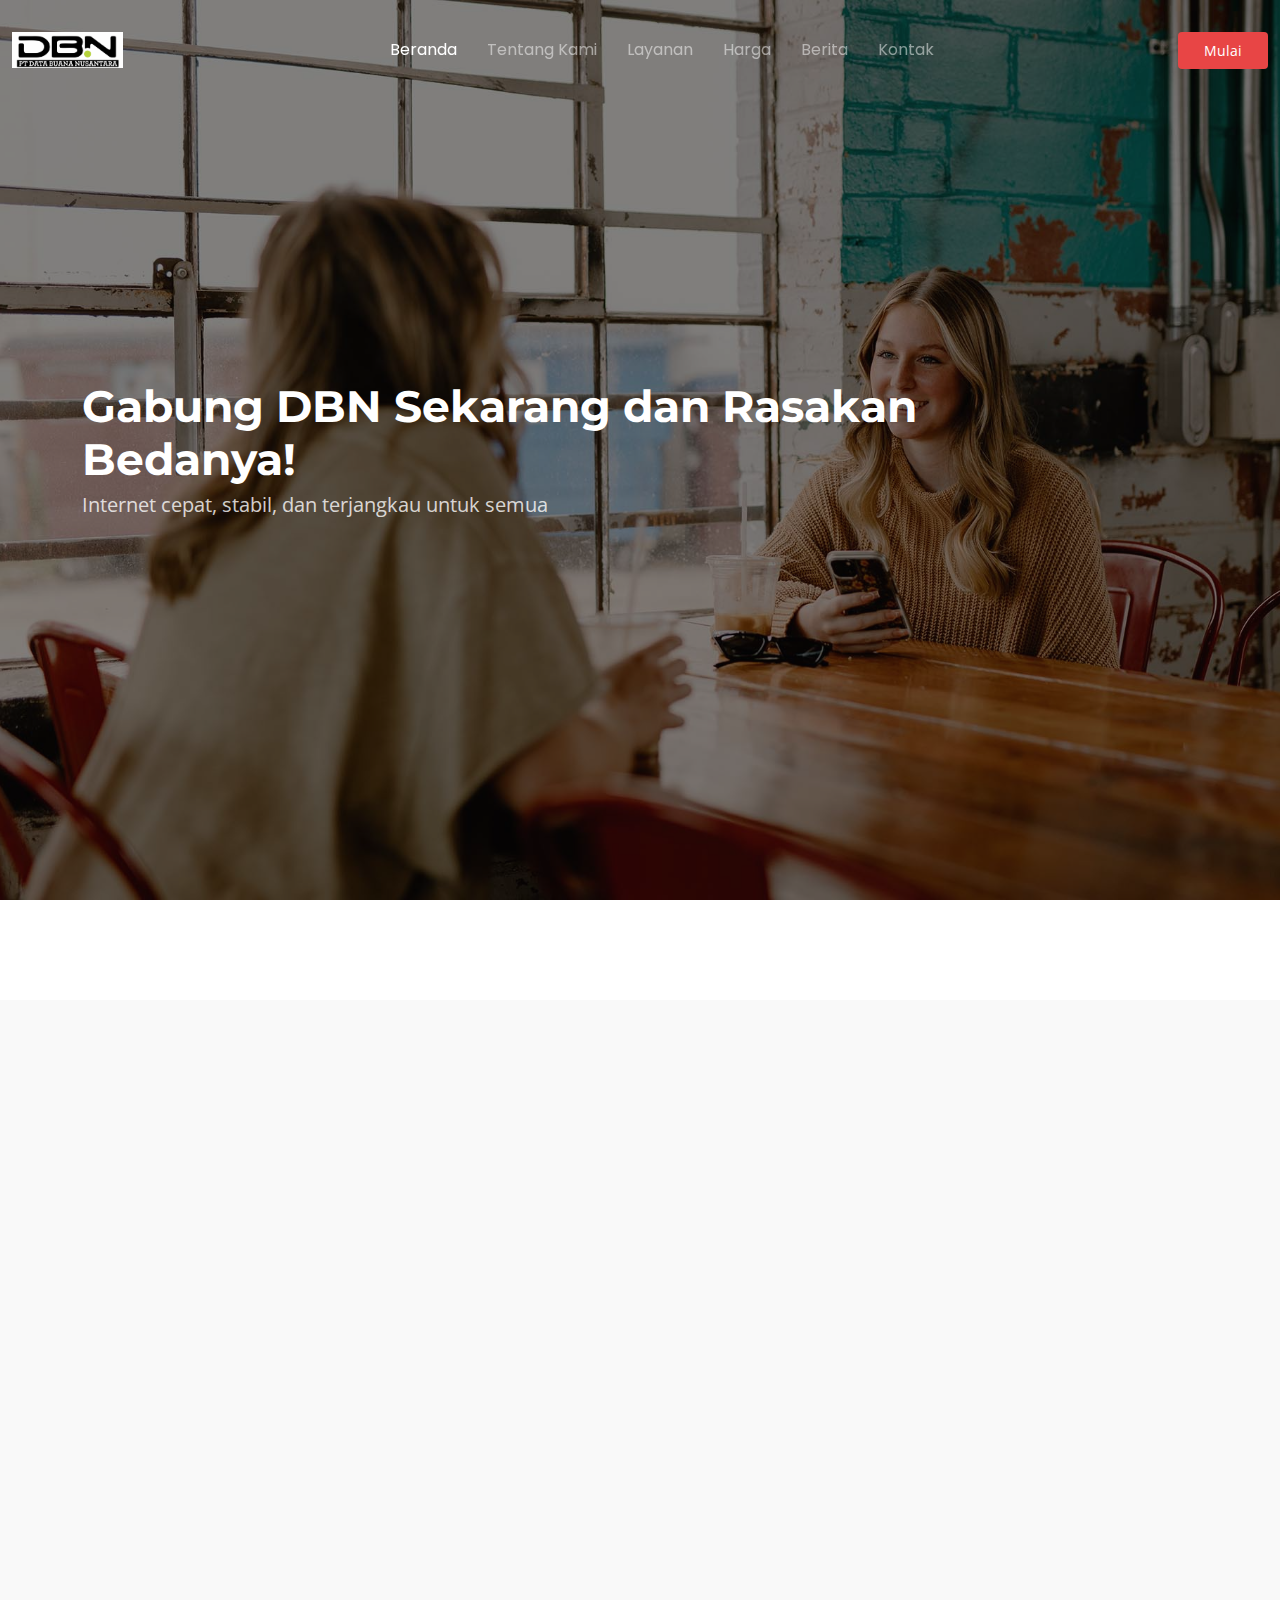
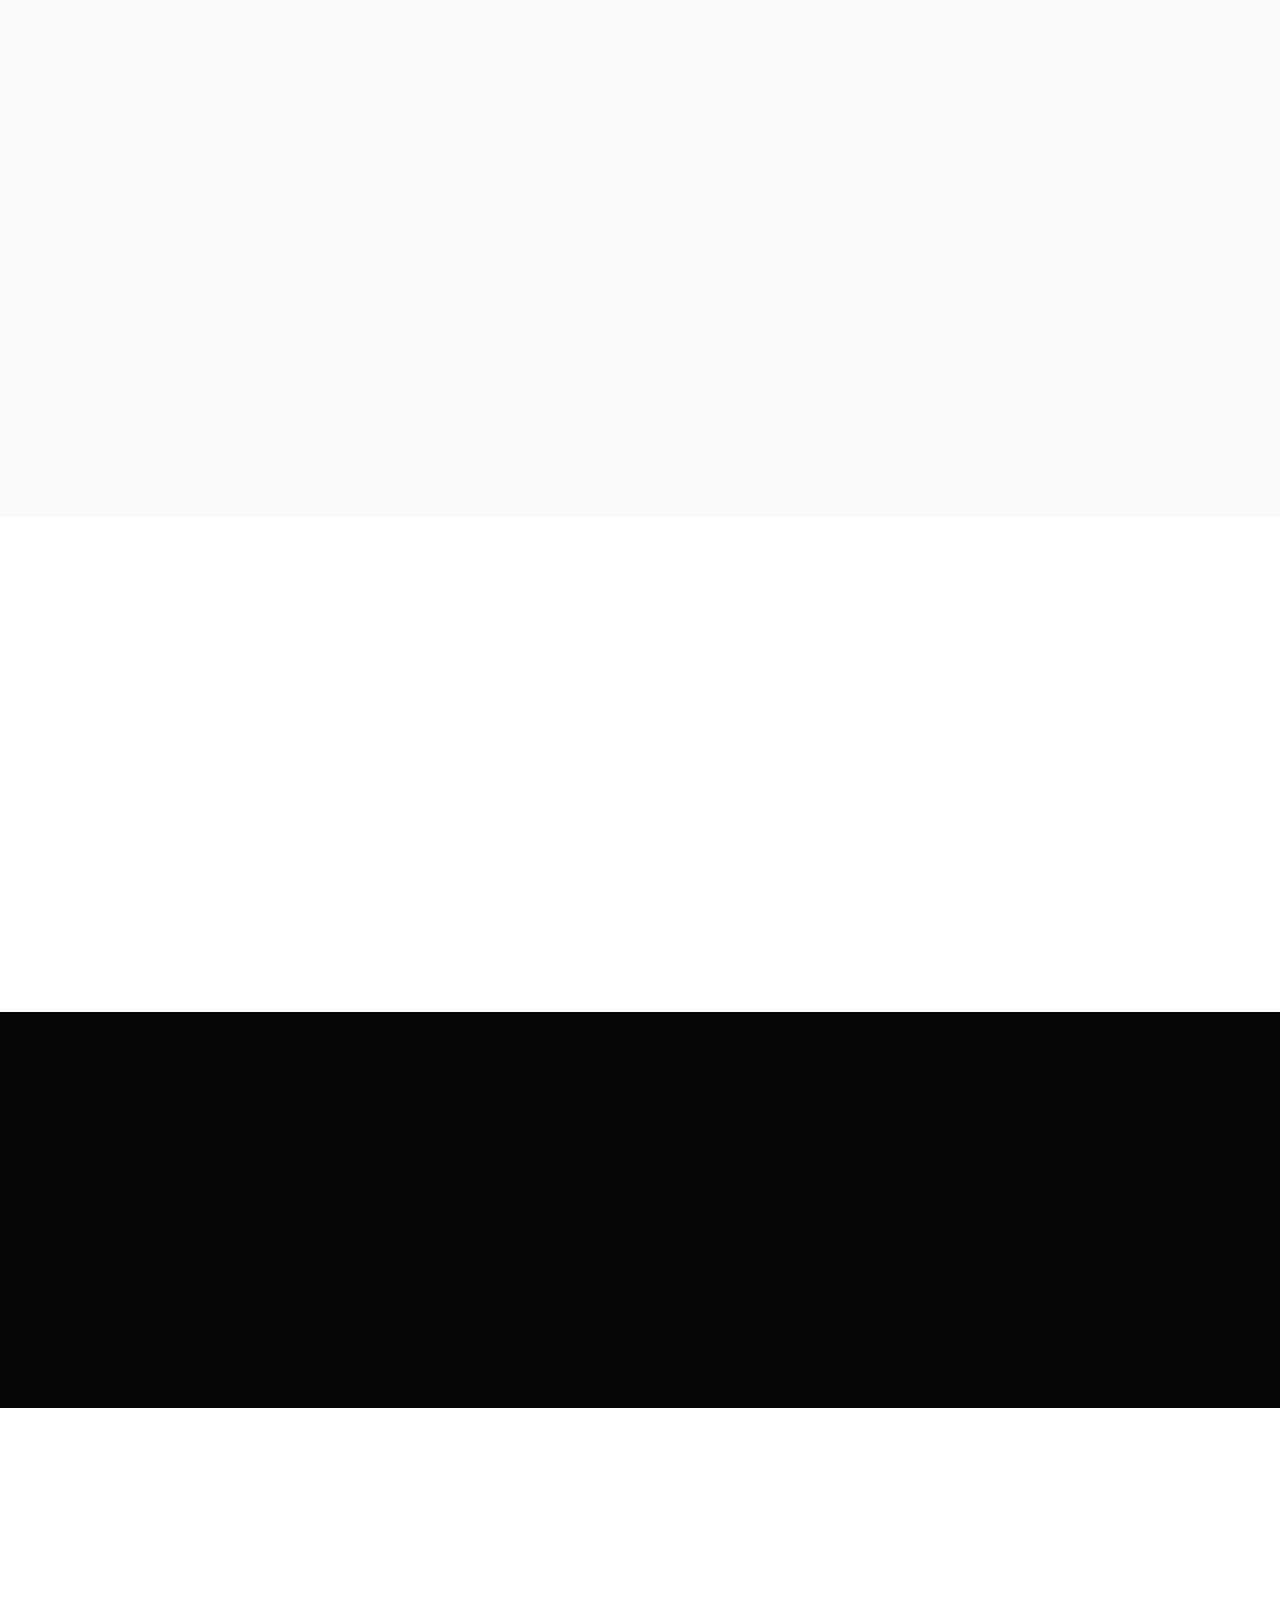
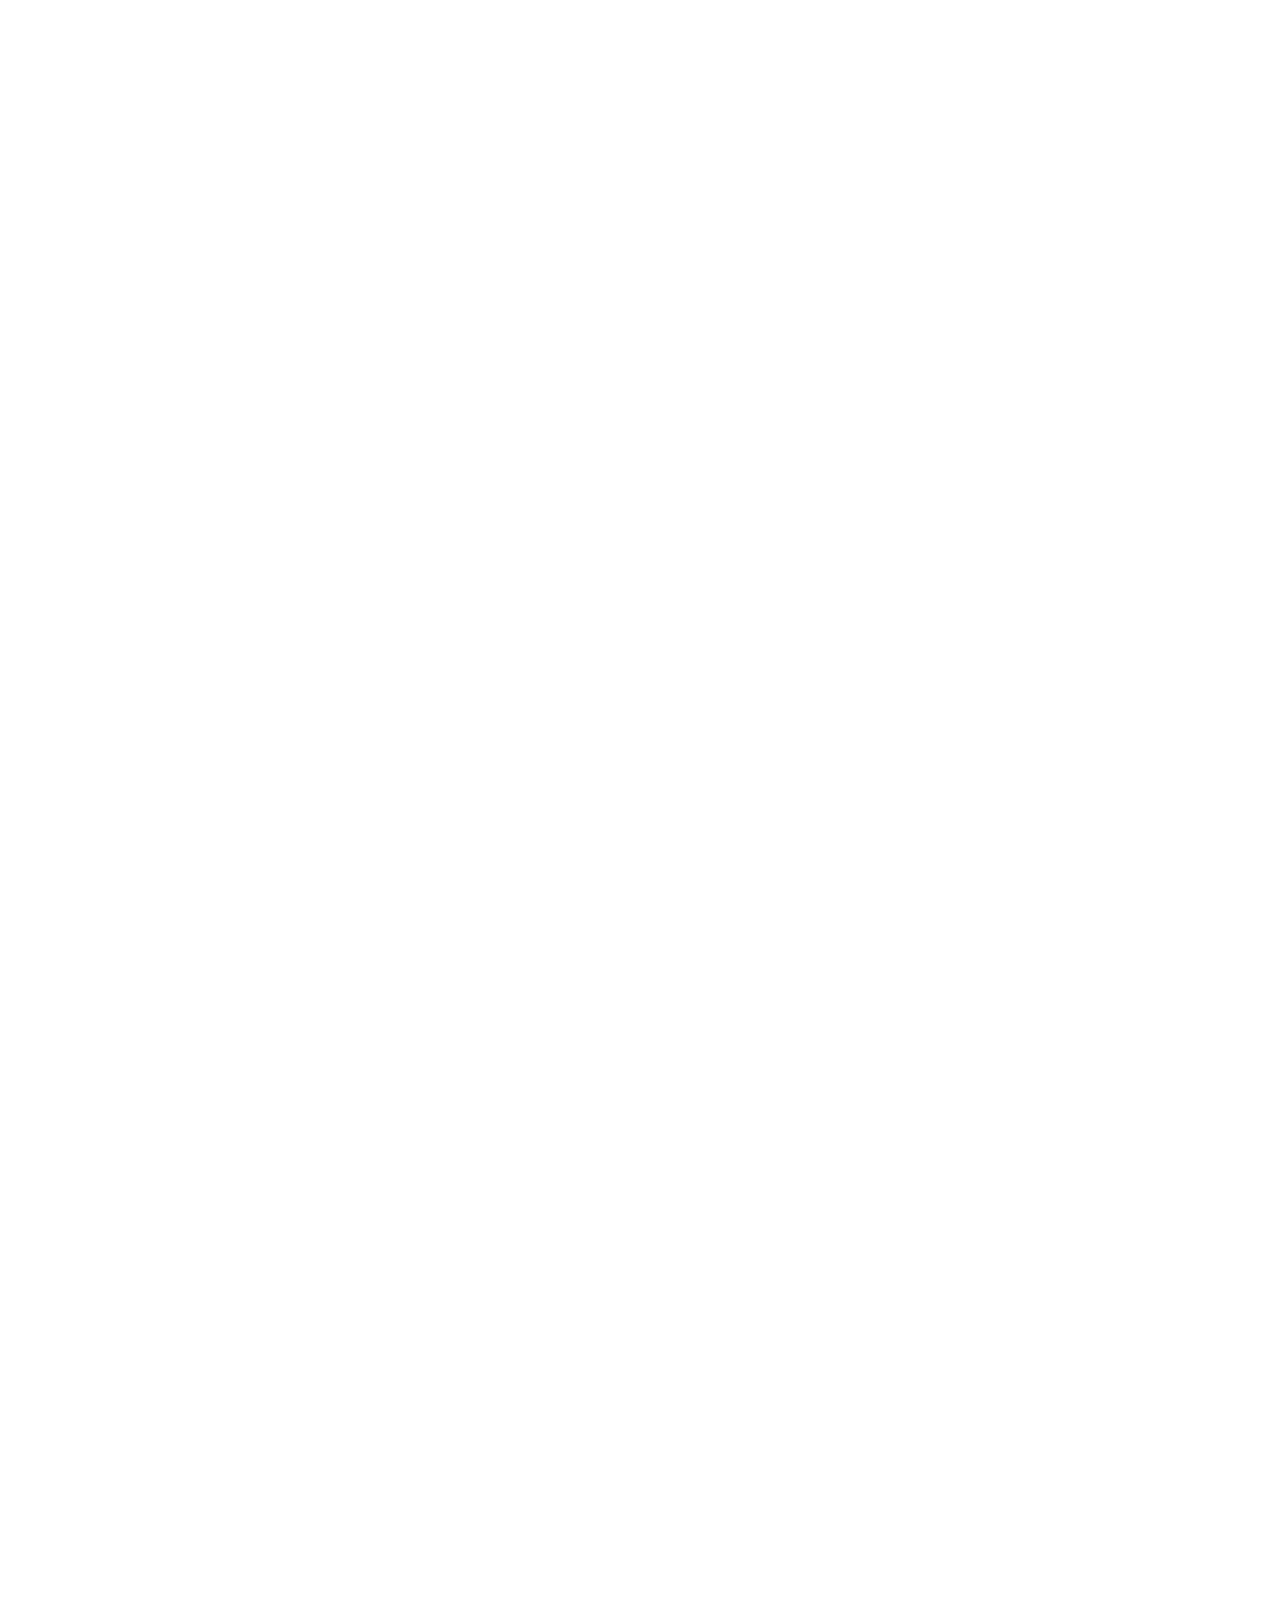
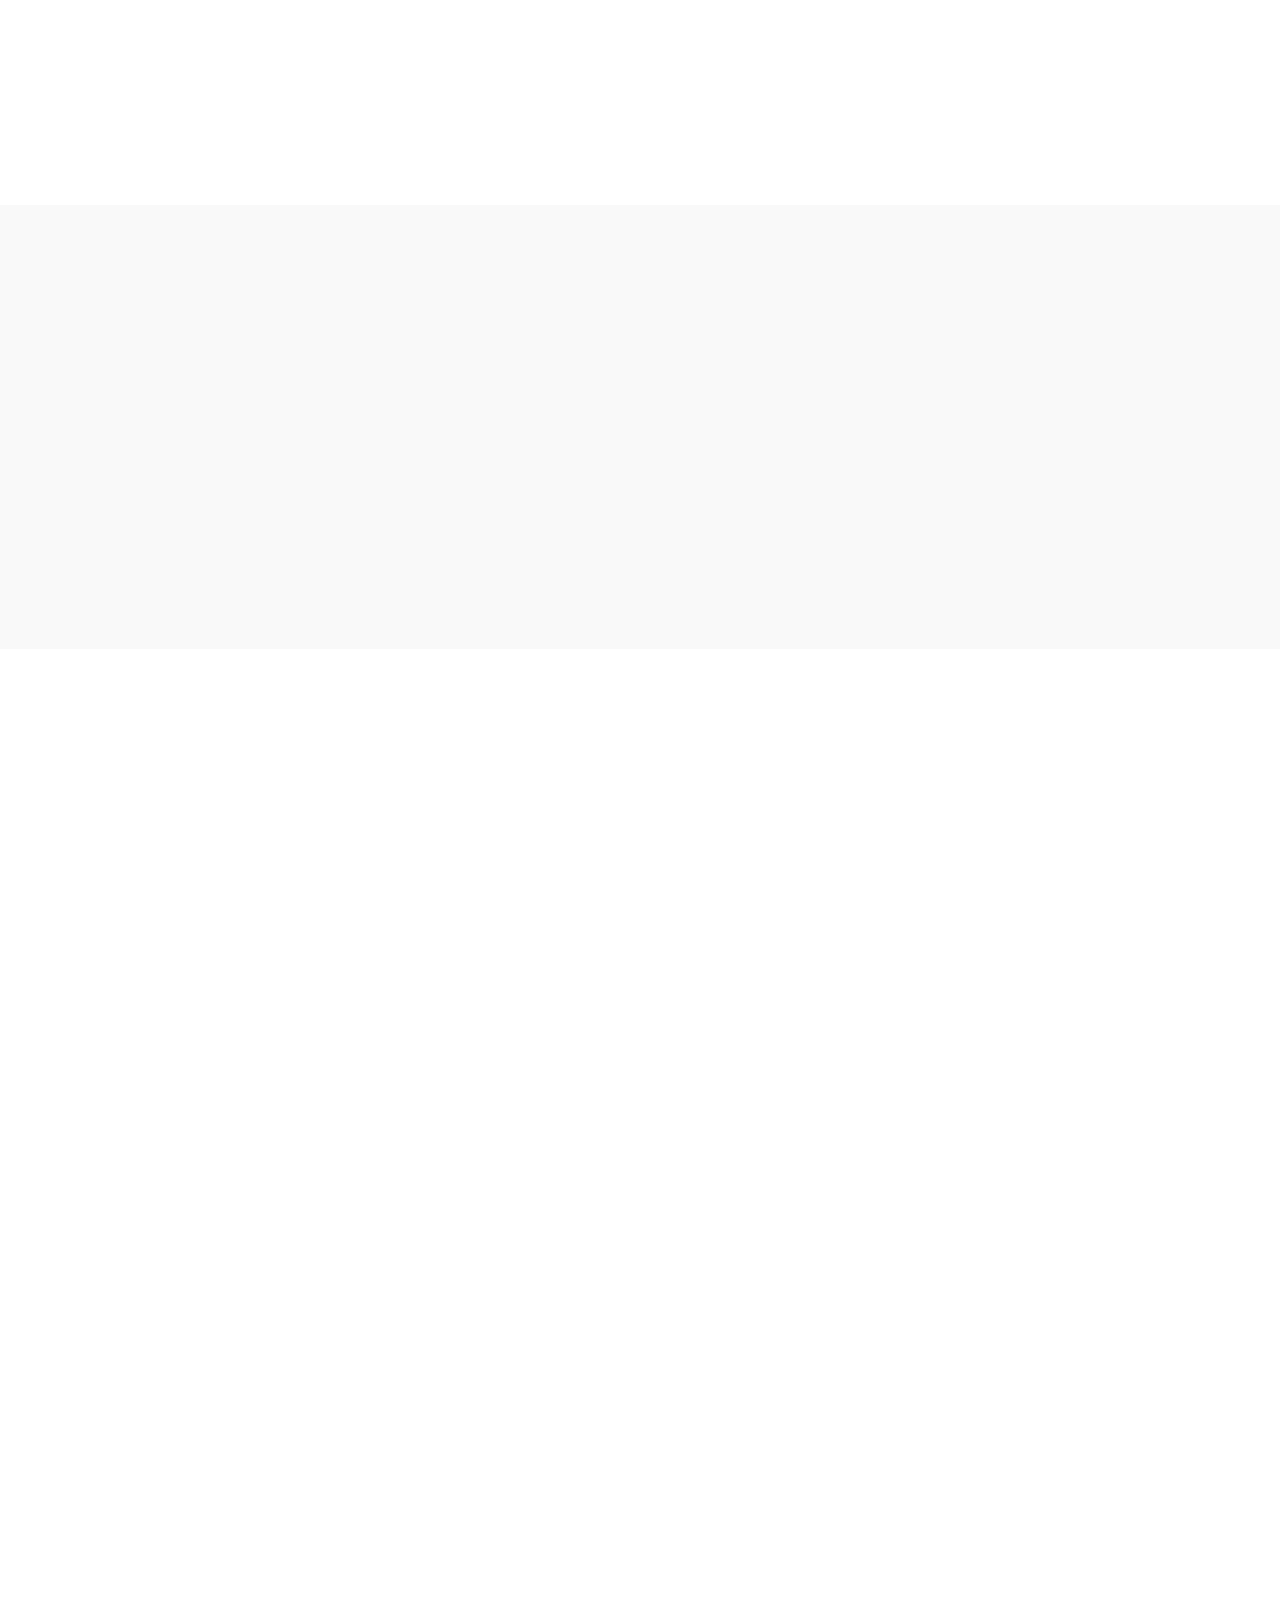
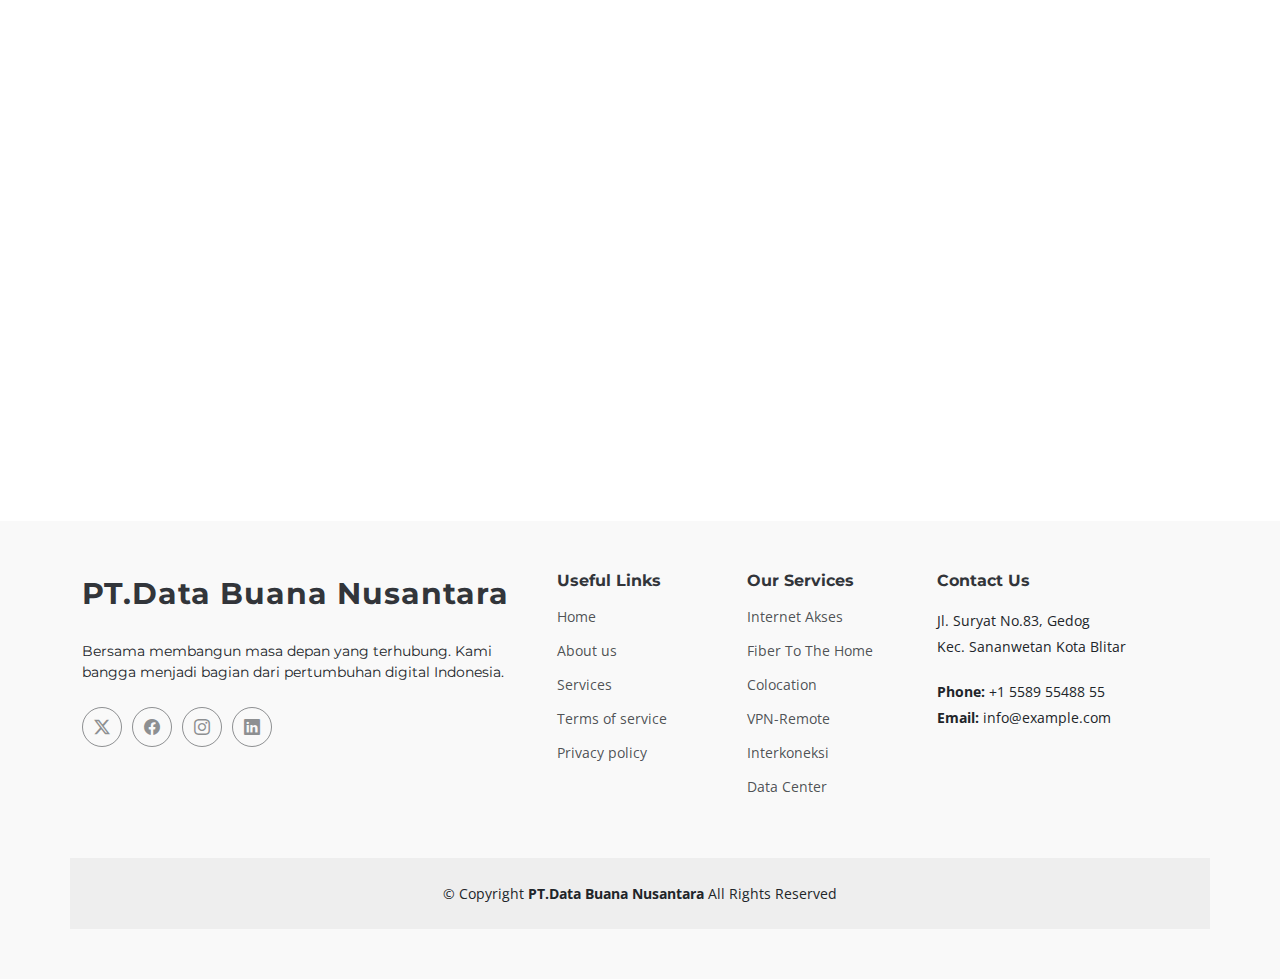
<file: index.html>
<!DOCTYPE html>
<html lang="en">

<head>
  <meta charset="utf-8">
  <meta content="width=device-width, initial-scale=1.0" name="viewport">
  <title>DBN</title>
  <meta content="" name="description">
  <meta content="" name="keywords">

  <!-- Favicons -->
  <link href="assets/img/DBN Logo.png" rel="icon">
  <link href="assets/img/DBN Logo.png" rel="logo">

  <!-- Fonts -->
  <link href="https://fonts.googleapis.com" rel="preconnect">
  <link href="https://fonts.gstatic.com" rel="preconnect" crossorigin>
  <link
    href="https://fonts.googleapis.com/css2?family=Open+Sans:ital,wght@0,300;0,400;0,500;0,600;0,700;0,800;1,300;1,400;1,500;1,600;1,700;1,800&family=Montserrat:ital,wght@0,100;0,200;0,300;0,400;0,500;0,600;0,700;0,800;0,900;1,100;1,200;1,300;1,400;1,500;1,600;1,700;1,800;1,900&family=Poppins:ital,wght@0,100;0,200;0,300;0,400;0,500;0,600;0,700;0,800;0,900;1,100;1,200;1,300;1,400;1,500;1,600;1,700;1,800;1,900&display=swap"
    rel="stylesheet">
  <link rel="stylesheet" href="https://cdnjs.cloudflare.com/ajax/libs/font-awesome/6.0.0-beta3/css/all.min.css">


  <!-- Vendor CSS Files -->
  <link href="assets/vendor/bootstrap/css/bootstrap.min.css" rel="stylesheet">
  <link href="assets/vendor/bootstrap-icons/bootstrap-icons.css" rel="stylesheet">
  <link href="assets/vendor/aos/aos.css" rel="stylesheet">
  <link href="assets/vendor/glightbox/css/glightbox.min.css" rel="stylesheet">
  <link href="assets/vendor/swiper/swiper-bundle.min.css" rel="stylesheet">

  <!-- Main CSS File -->
  <link href="assets/css/main.css" rel="stylesheet">

  <!-- =======================================================
  * Template Name: Append
  * Template URL: https://bootstrapmade.com/append-bootstrap-website-template/
  * Updated: Jun 29 2024 with Bootstrap v5.3.3
  * Author: BootstrapMade.com
  * License: https://bootstrapmade.com/license/
  ======================================================== -->
</head>

<body class="index-page">

  <header id="header" class="header d-flex align-items-center fixed-top">
    <div class="container-fluid position-relative d-flex align-items-center justify-content-between">

      <a href="index.html" class="logo d-flex align-items-center me-auto me-xl-0">
        <!-- Uncomment the line below if you also wish to use an image logo -->
        <img src="assets/img/DBN Logo.png" alt="">
        <!-- <h1 class="sitename">DBN</h1><span>.</span> -->
      </a>

      <nav id="navmenu" class="navmenu">
        <ul>
          <li><a href="index.html#hero" class="active">Beranda</a></li>
          <li><a href="index.html#about">Tentang Kami</a></li>
          <li><a href="index.html#services">Layanan</a></li>
          <!-- <li><a href="index.html#portfolio">Portfolio</a></li> -->
          <li><a href="index.html#pricing">Harga</a></li>
          <!-- <li><a href="index.html#team">Team</a></li> -->
          <li><a href="blog.html">Berita</a></li>
          <!-- <li class="dropdown"><a href="#"><span>Dropdown</span> <i class="bi bi-chevron-down toggle-dropdown"></i></a>
            <ul>
              <li><a href="#">Dropdown 1</a></li>
              <li class="dropdown"><a href="#"><span>Deep Dropdown</span> <i class="bi bi-chevron-down toggle-dropdown"></i></a>
                <ul>
                  <li><a href="#">Deep Dropdown 1</a></li>
                  <li><a href="#">Deep Dropdown 2</a></li>
                  <li><a href="#">Deep Dropdown 3</a></li>
                  <li><a href="#">Deep Dropdown 4</a></li>
                  <li><a href="#">Deep Dropdown 5</a></li>
                </ul>
              </li>
              <li><a href="#">Dropdown 2</a></li>
              <li><a href="#">Dropdown 3</a></li>
              <li><a href="#">Dropdown 4</a></li>
            </ul>
          </li> -->
          <li><a href="index.html#contact">Kontak</a></li>
        </ul>
        <i class="mobile-nav-toggle d-xl-none bi bi-list"></i>
      </nav>

      <a class="btn-getstarted" href="index.html#about">Mulai</a>

    </div>
  </header>

  <main class="main">

    <!-- Hero Section -->
    <section id="hero" class="hero section dark-background">

      <img src="assets/img/hero-bg.jpg" alt="" data-aos="fade-in">

      <div class="container">
        <div class="row">
          <div class="col-lg-10">
            <h2 data-aos="fade-up" data-aos-delay="100">Gabung DBN Sekarang dan Rasakan Bedanya!</h2>
            <p data-aos="fade-up" data-aos-delay="200">Internet cepat, stabil, dan terjangkau untuk semua</p>
          </div>
          <!-- <div class="col-lg-5" data-aos="fade-up" data-aos-delay="300">
            <form action="forms/newsletter.php" method="post" class="php-email-form">
              <div class="sign-up-form"><input type="email" name="email"><input type="submit" value="Subscribe"></div>
              <div class="loading">Loading</div>
              <div class="error-message"></div>
              <div class="sent-message">Your subscription request has been sent. Thank you!</div>
            </form>
          </div> -->
        </div>
      </div>

    </section><!-- /Hero Section -->

    <!-- Clients Section -->
    <section id="clients" class="clients section">
      <div class="container" data-aos="fade-up">
        <div class="row gy-4">
          <div class="col-xl-2 col-md-3 col-6 client-logo">
            <img src="assets/img/clients/logo1.png" class="img-fluid" alt="">
          </div><!-- End Client Item -->
          <div class="col-xl-2 col-md-3 col-6 client-logo">
            <img src="assets/img/clients/logo2.png" class="img-fluid" alt="">
          </div><!-- End Client Item -->
          <div class="col-xl-2 col-md-3 col-6 client-logo">
            <img src="assets/img/clients/logo3.png" class="img-fluid" alt="">
          </div><!-- End Client Item -->
          <div class="col-xl-2 col-md-3 col-6 client-logo">
            <img src="assets/img/clients/logo4.png" class="img-fluid" alt="">
          </div><!-- End Client Item -->
          <div class="col-xl-2 col-md-3 col-6 client-logo">
            <img src="assets/img/clients/logo5.png" class="img-fluid" alt="">
          </div><!-- End Client Item -->
        </div>
      </div>
    </section>
    
    <!-- /Clients Section -->

    <!-- About Section -->
    <section id="about" class="about section light-background">
      <div class="container" data-aos="fade-up" data-aos-delay="100">
        <div class="row align-items-xl-center gy-5">

          <div class="col-xl-5 content">
            <h3>Tentang Kami</h3>
            <h2>PT. Data Buana Nusantara</h2>
            <p>Memberikan layanan internet connection dengan berbagai media wireless dan fiber optic. Solusi yang
              kreatif serta komitmen atas layanannya, kami percaya mampu memberikan jasa yang berkualitas, konsisten,
              dan memiliki nilai tambah demi tercapainya tujuan bersama. Ditunjang dengan server berteknologi tinggi
              yang akan menghasilkan layanan yang supercepat dengan support team 24 jam.</p>
            <a href="#" class="read-more"><span>Baca Selengkapnya</span><i class="bi bi-arrow-right"></i></a>
          </div>

          <div class="col-xl-7">
            <div class="row gy-4 icon-boxes">

              <div class="col-md-6" data-aos="fade-up" data-aos-delay="200">
                <div class="icon-box">
                  <i class="bi bi-trophy"></i>
                  <h3>Kualitas Hasil</h3>
                  <p>DBN ditenagai oleh tenaga profesional di bidangnya agar mendapat hasil maksimal.</p>
                </div>
              </div> <!-- End Icon Box -->

              <div class="col-md-6" data-aos="fade-up" data-aos-delay="300">
                <div class="icon-box">
                  <i class="bi bi-bar-chart"></i>
                  <h3>Analisa</h3>
                  <p>DBN akan terus berupaya agar anda mendapat layanan maksimal demi kebutuhan kerja anda.</p>
                </div>
              </div> <!-- End Icon Box -->

              <div class="col-md-6" data-aos="fade-up" data-aos-delay="400">
                <div class="icon-box">
                  <i class="bi bi-wallet2"></i>
                  <h3>Harga Terjangkau</h3>
                  <p>Layanan DBN sangatlah terjangkau, jadi tunggu apa lagi.</p>
                </div>
              </div> <!-- End Icon Box -->

              <div class="col-md-6" data-aos="fade-up" data-aos-delay="500">
                <div class="icon-box">
                  <i class="bi bi-geo-alt"></i>
                  <h3>Sangat Mudah</h3>
                  <p>Area coverage DBN cukup luas, jadi anda sangat mudah menjumpai kantor cabang kami.</p>
                </div>
              </div> <!-- End Icon Box -->

              <div class="col-md-6" data-aos="fade-up" data-aos-delay="600">
                <div class="icon-box">
                  <i class="bi bi-headset"></i>
                  <h3>Free Support</h3>
                  <p>DBN menyediakan free support 24 jam guna menunjang pekerjaan anda.</p>
                </div>
              </div> <!-- End Icon Box -->

              <div class="col-md-6" data-aos="fade-up" data-aos-delay="700">
                <div class="icon-box">
                  <i class="bi bi-graph-up"></i>
                  <h3>Meningkat secara Efektif</h3>
                  <p>Kami pastikan usaha anda akan melonjak drastis.</p>
                </div>
              </div> <!-- End Icon Box -->

            </div>
          </div>

        </div>

      </div>
    </section>
    <!-- /About Section -->

    <!-- Features Section -->
    <section id="features" class="features section">
      <div class="container">
        <div class="row gy-4 align-items-center features-item">
          <div class="col-lg-5 order-2 order-lg-1" data-aos="fade-up" data-aos-delay="200">
            <h3>Internet Supercepat</h3>
            <p>
              Performa jaringan Data Buana Nusantara merupakan salah satu yang terbaik di Indonesia. dengan server
              teknologi terkini yang mempunyai kehandalan siap untuk melayani pekerjaan anda.
            </p>
            <a href="#" class="read-more"><span>Baca Selengkapnya</span><i class="bi bi-arrow-right"></i></a>
          </div>
          <div class="col-lg-7 order-1 order-lg-2 d-flex align-items-center" data-aos="zoom-out" data-aos-delay="100">
            <div class="image-stack">
              <img src="assets/img/tes.jpg" alt="" class="stack-front">
              <img src="assets/img/tes4.jpg" alt="" class="stack-back">
            </div>
          </div>
        </div><!-- Features Item -->
      </div>
    </section>
    <!-- /Features Section -->



    <!-- Stats Section -->
    <section id="stats" class="stats section dark-background">

      <img src="assets/img/stats-bg.jpg" alt="" data-aos="fade-in">

      <div class="container position-relative" data-aos="fade-up" data-aos-delay="100">

        <div class="row gy-4">

          <div class="col-lg-3 col-md-6">
            <div class="stats-item text-center w-100 h-100">
              <span data-purecounter-start="0" data-purecounter-end="125" data-purecounter-duration="1"
                class="purecounter"></span>
              <p>Project aktif</p>
            </div>
          </div><!-- End Stats Item -->

          <div class="col-lg-3 col-md-6">
            <div class="stats-item text-center w-100 h-100">
              <span data-purecounter-start="0" data-purecounter-end="200" data-purecounter-duration="1"
                class="purecounter"></span>
              <p>Pertumbuhan area</p>
            </div>
          </div><!-- End Stats Item -->

          <div class="col-lg-3 col-md-6">
            <div class="stats-item text-center w-100 h-100">
              <span data-purecounter-start="0" data-purecounter-end="530" data-purecounter-duration="1"
                class="purecounter"></span>
              <p>Project selesai</p>
            </div>
          </div><!-- End Stats Item -->

          <div class="col-lg-3 col-md-6">
            <div class="stats-item text-center w-100 h-100">
              <span data-purecounter-start="0" data-purecounter-end="941" data-purecounter-duration="1"
                class="purecounter"></span>
              <p>Kepuasan pelanggan</p>
            </div>
          </div><!-- End Stats Item -->

        </div>

      </div>

    </section><!-- /Stats Section -->

    <!-- Services Section -->
    <section id="services" class="services section">
      <!-- Section Title -->
      <div class="container section-title" data-aos="fade-up">
        <h2>Jelajahi Layanan Kami Menawarkan Untuk Anda</h2>
        <p><b>Data Buana Nusantara</b> adalah perusahaan teknologi dengan komitmen untuk terus berinovasi dan
          berinvestasi dalam menghadirkan layanan terbaik dan jaringan yang lebih luas bagi pelanggan kami. Komitmen ini
          didukung oleh Tim Engineering terbaik.</p>
      </div><!-- End Section Title -->
    
      <div class="container">
        <div class="row gy-4">
          <div class="col-lg-6" data-aos="fade-up" data-aos-delay="100">
            <div class="service-item d-flex">
              <div class="icon flex-shrink-0"><i class="bi bi-wifi"></i></div>
              <div>
                <h4 class="title"><a href="services-details.html" class="stretched-link">Internet Akses</a></h4>
                <p class="description">Internet akses supercepat siap melayani kebutuhan anda.</p>
              </div>
            </div>
          </div><!-- End Service Item -->
    
          <div class="col-lg-6" data-aos="fade-up" data-aos-delay="200">
            <div class="service-item d-flex">
              <div class="icon flex-shrink-0"><i class="bi bi-router"></i></div>
              <div>
                <h4 class="title"><a href="services-details.html" class="stretched-link">Fiber To The Home</a></h4>
                <p class="description">Layanan internet dengan sistem share tanpa batasan kuota (FUP) memberikan
                  dukungan kepada pelanggan untuk kebutuhan kerja dan sekolah dari rumah.</p>
              </div>
            </div>
          </div><!-- End Service Item -->
    
          <div class="col-lg-6" data-aos="fade-up" data-aos-delay="300">
            <div class="service-item d-flex">
              <div class="icon flex-shrink-0"><i class="bi bi-server"></i></div>
              <div>
                <h4 class="title"><a href="services-details.html" class="stretched-link">Colocation</a></h4>
                <p class="description">Tersedia beberapa lokasi data center terbesar di Indonesia dan Singapura.</p>
              </div>
            </div>
          </div><!-- End Service Item -->
    
          <div class="col-lg-6" data-aos="fade-up" data-aos-delay="400">
            <div class="service-item d-flex">
              <div class="icon flex-shrink-0"><i class="bi bi-shield-lock"></i></div>
              <div>
                <h4 class="title"><a href="services-details.html" class="stretched-link">VPN-Remote</a></h4>
                <p class="description">VPN-Remote berguna jika anda ingin meremote server Mikrotik dari manapun.</p>
              </div>
            </div>
          </div><!-- End Service Item -->
    
          <div class="col-lg-6" data-aos="fade-up" data-aos-delay="500">
            <div class="service-item d-flex">
              <div class="icon flex-shrink-0"><i class="bi bi-diagram-3"></i></div>
              <div>
                <h4 class="title"><a href="services-details.html" class="stretched-link">Interkoneksi</a></h4>
                <p class="description">Interkoneksi supercepat siap melayani kebutuhan anda.</p>
              </div>
            </div>
          </div><!-- End Service Item -->
    
          <div class="col-lg-6" data-aos="fade-up" data-aos-delay="600">
            <div class="service-item d-flex">
              <div class="icon flex-shrink-0"><i class="bi bi-building"></i></div>
              <div>
                <h4 class="title"><a href="services-details.html" class="stretched-link">Data Center</a></h4>
                <p class="description">Menyediakan berbagai layanan mencakup colocation, hosting, dan layanan terkait
                  lainnya. Tersedia Full Rack, Half Rack, serta Meet Me Room.</p>
              </div>
            </div>
          </div><!-- End Service Item -->
        </div>
      </div>
    </section>
    
    <!-- /Services Section -->



    <!-- Portfolio Section -->
    <!-- <section id="portfolio" class="portfolio section">
      
      <div class="container section-title" data-aos="fade-up">
        <h2>COLOCATION SERVER</h2>
      </div>

      <div class="container">
        <div class="table-responsive" data-aos="fade-up" data-aos-delay="200">
          <table class="table table-bordered table-hover table-striped">
            <thead>
              <tr>
                <th scope="col">Size</th>
                <th scope="col">Power</th>
                <th scope="col">IP Address</th>
                <th scope="col">Bandwidth</th>
                <th scope="col">Power Plug</th>
                <th scope="col">Harga</th>
                <th scope="col">Order</th>
              </tr>
            </thead>
            <tbody>
              <tr>
                <td>Promo 1U</td>
                <td>250W</td>
                <td>5 (/29 IPv4)</td>
                <td>100Mbps</td>
                <td>10Mbps</td>
                <td>1 Port</td>
                <td>Rp.550.000,-</td>
                <td><button class="btn btn-danger">Order</button></td>
              </tr>
              <tr>
                <td>1U Firewall/Router</td>
                <td>100W</td>
                <td>1 IPv4</td>
                <td>100Mbps</td>
                <td>10Mbps</td>
                <td>1 Port</td>
                <td>Rp.500.000,-</td>
                <td><button class="btn btn-danger">Order</button></td>
              </tr>
              <tr>
                <td>1U Server</td>
                <td>400W</td>
                <td>5 (/29 IPv4)</td>
                <td>100Mbps</td>
                <td>10Mbps</td>
                <td>1 Port</td>
                <td>Rp.850.000,-</td>
                <td><button class="btn btn-danger">Order</button></td>
              </tr>
              <tr>
                <td>2U Server</td>
                <td>400W</td>
                <td>5 (/29 IPv4)</td>
                <td>100Mbps</td>
                <td>10Mbps</td>
                <td>1 Port</td>
                <td>Rp.1.200.000,-</td>
                <td><button class="btn btn-danger">Order</button></td>
              </tr>
              <tr>
                <td>4U Server</td>
                <td>450W</td>
                <td>5 (/29 IPv4)</td>
                <td>100Mbps</td>
                <td>10Mbps</td>
                <td>1 Port</td>
                <td>Rp.1.800.000,-</td>
                <td><button class="btn btn-danger">Order</button></td>
              </tr>
              <tr>
                <td>Small Tower Case</td>
                <td>350W</td>
                <td>1 IPv4</td>
                <td>100Mbps</td>
                <td>10Mbps</td>
                <td>1 Port</td>
                <td>Rp.1.000.000,-</td>
                <td><button class="btn btn-danger">Order</button></td>
              </tr>
              <tr>
                <td>Full Tower Case</td>
                <td>450W</td>
                <td>1 IPv4</td>
                <td>100Mbps</td>
                <td>10Mbps</td>
                <td>1 Port</td>
                <td>Rp.1.500.000,-</td>
                <td><button class="btn btn-danger">Order</button></td>
              </tr>
            </tbody>
          </table>
        </div>
      </div>
    </section> -->
    <!-- /Portfolio Section -->

    <!-- Pricing Section -->
    <section id="pricing" class="pricing section">
      <!-- Section Title -->
      <div class="container section-title" data-aos="fade-up">
        <h2>Daftar Paket</h2>
      </div><!-- End Section Title -->
    
      <div class="container" data-aos="zoom-in" data-aos-delay="100">
        <div class="row gy-4 justify-content-center">
          
          <!-- Pricing Item 1 -->
          <div class="col-lg-4 col-md-6 d-flex align-items-stretch">
            <div class="card pricing-item">
              <div class="card-body">
                <h3 class="card-title">ECONOMIC</h3>
                <div class="icon">
                  <i class="fas fa-box"></i>
                </div>
                <h4>
                  <span class="price">Rp. 100.000</span>
                  <small class="per-month">/ bln</small>
                </h4>
                <p class="text-center small">24 Jam Internet Akses</p>
                <p class="text-center small">Unlimited Bandwidth</p>
                <p class="text-center small">Full Customer Support</p>
                <p class="text-center small">Online School Recomendation</p>
                <p class="text-center small">1-3 Gadget (Pengguna)</p>
                <div class="text-center"><a href="#" class="buy-btn">Buy Now</a></div>
              </div>
            </div>
          </div><!-- End Pricing Item 1 -->
    
          <!-- Pricing Item 2 -->
          <div class="col-lg-4 col-md-6 d-flex align-items-stretch">
            <div class="card pricing-item featured">
              <div class="card-body">
                <h3 class="card-title">PREMIUM</h3>
                <div class="icon">
                  <i class="fas fa-rocket"></i>
                </div>
                <h4>
                  <span class="price">Rp. 150.000</span>
                  <small class="per-month">/ bln</small>
                </h4>
                <p class="text-center small">24 Jam Internet Akses</p>
                <p class="text-center small">Unlimited Bandwidth</p>
                <p class="text-center small">Full Customer Support</p>
                <p class="text-center small">Online School Recomendation</p>
                <p class="text-center small">1-6 Gadget (Pengguna)</p>
                <div class="text-center"><a href="#" class="buy-btn">Buy Now</a></div>
              </div>
            </div>
          </div><!-- End Pricing Item 2 -->
    
          <!-- Pricing Item 3 -->
          <div class="col-lg-4 col-md-6 d-flex align-items-stretch">
            <div class="card pricing-item">
              <div class="card-body">
                <h3 class="card-title">BUSINESS</h3>
                <div class="icon">
                  <i class="fas fa-briefcase"></i>
                </div>
                <h4>
                  <span class="price">Rp. 200.000</span>
                  <small class="per-month">/ bln</small>
                </h4>
                <p class="text-center small">24 Jam Internet Akses</p>
                <p class="text-center small">Unlimited Bandwidth</p>
                <p class="text-center small">Full Customer Support</p>
                <p class="text-center small">Online School Recomendation</p>
                <p class="text-center small">1-9 Gadget (Pengguna)</p>
                <div class="text-center"><a href="#" class="buy-btn">Buy Now</a></div>
              </div>
            </div>
          </div><!-- End Pricing Item 3 -->
    
          <!-- Pricing Item 4 -->
          <div class="col-lg-4 col-md-6 d-flex align-items-stretch">
            <div class="card pricing-item">
              <div class="card-body">
                <h3 class="card-title">DELUXE</h3>
                <div class="icon">
                  <i class="fas fa-star"></i>
                </div>
                <h4>
                  <span class="price">Rp. 300.000</span>
                  <small class="per-month">/ bln</small>
                </h4>
                <p class="text-center small">24 Jam Internet Akses</p>
                <p class="text-center small">Unlimited Bandwidth</p>
                <p class="text-center small">Full Customer Support</p>
                <p class="text-center small">Online School Recomendation</p>
                <p class="text-center small">1-12 Gadget (Pengguna)</p>
                <div class="text-center"><a href="#" class="buy-btn">Buy Now</a></div>
              </div>
            </div>
          </div><!-- End Pricing Item 4 -->
    
          <!-- Pricing Item 5 -->
          <div class="col-lg-4 col-md-6 d-flex align-items-stretch">
            <div class="card pricing-item">
              <div class="card-body">
                <h3 class="card-title">COZY</h3>
                <div class="icon">
                  <i class="fas fa-couch"></i>
                </div>
                <h4>
                  <span class="price">Rp. 500.000</span>
                  <small class="per-month">/ bln</small>
                </h4>
                <p class="text-center small">24 Jam Internet Akses</p>
                <p class="text-center small">Unlimited Bandwidth</p>
                <p class="text-center small">Full Customer Support</p>
                <p class="text-center small">Online School Recomendation</p>
                <p class="text-center small">Lebih dari 12 Gadget (Pengguna)</p>
                <div class="text-center"><a href="#" class="buy-btn">Buy Now</a></div>
              </div>
            </div>
          </div><!-- End Pricing Item 5 -->
    
        </div><!-- End Row -->
      </div><!-- End Container -->
    </section>
    
    <!-- /Pricing Section -->

    <!-- Faq Section -->

    <!-- /Faq Section -->

    <!-- Testimonials Section -->
    <section id="testimonials" class="testimonials section light-background">

      <div class="container">

        <div class="row align-items-center">

          <div class="col-lg-5 info" data-aos="fade-up" data-aos-delay="100">
            <h3>Testimonials</h3>
            <p>
              Apa yang dikatakan pelanggan tentang kami
            </p>
          </div>

          <div class="col-lg-7" data-aos="fade-up" data-aos-delay="200">

            <div class="swiper init-swiper">
              <script type="application/json" class="swiper-config">
                {
                  "loop": true,
                  "speed": 600,
                  "autoplay": {
                    "delay": 5000
                  },
                  "slidesPerView": "auto",
                  "pagination": {
                    "el": ".swiper-pagination",
                    "type": "bullets",
                    "clickable": true
                  }
                }
              </script>
              <div class="swiper-wrapper">

                <div class="swiper-slide">
                  <div class="testimonial-item">
                    <div class="d-flex">
                      <img src="assets/img/testimonials/testimonials-1.jpg" class="testimonial-img flex-shrink-0"
                        alt="">
                      <div>
                        <h3>Saul Goodman</h3>
                        <h4>Ceo &amp; Founder</h4>
                        <!-- <div class="stars">
                          <i class="bi bi-star-fill"></i><i class="bi bi-star-fill"></i><i
                            class="bi bi-star-fill"></i><i class="bi bi-star-fill"></i><i class="bi bi-star-fill"></i>
                        </div> -->
                      </div>
                    </div>
                    <p>
                      <i class="bi bi-quote quote-icon-left"></i>
                      <span>Layanan internet DBN telah menjadi andalan kami. Koneksi yang stabil dan cepat memudahkan
                        pekerjaan kami setiap hari. Dukungan pelanggan mereka juga sangat responsif. Terima kasih
                        DBN!</span>
                      <i class="bi bi-quote quote-icon-right"></i>
                    </p>
                  </div>
                </div><!-- End testimonial item -->

                <div class="swiper-slide">
                  <div class="testimonial-item">
                    <div class="d-flex">
                      <img src="assets/img/testimonials/testimonials-2.jpg" class="testimonial-img flex-shrink-0"
                        alt="">
                      <div>
                        <h3>Sara Wilsson</h3>
                        <h4>Designer</h4>
                        <!-- <div class="stars">
                          <i class="bi bi-star-fill"></i><i class="bi bi-star-fill"></i><i
                            class="bi bi-star-fill"></i><i class="bi bi-star-fill"></i><i class="bi bi-star-fill"></i>
                        </div> -->
                      </div>
                    </div>
                    <p>
                      <i class="bi bi-quote quote-icon-left"></i>
                      <span>Dengan DBN, kami tidak pernah khawatir tentang gangguan koneksi. Layanan mereka benar-benar
                        mempermudah pekerjaan kami, terutama saat melakukan video conference. Sangat
                        direkomendasikan!</span>
                      <i class="bi bi-quote quote-icon-right"></i>
                    </p>
                  </div>
                </div><!-- End testimonial item -->

                <div class="swiper-slide">
                  <div class="testimonial-item">
                    <div class="d-flex">
                      <img src="assets/img/testimonials/testimonials-3.jpg" class="testimonial-img flex-shrink-0"
                        alt="">
                      <div>
                        <h3>Jena Karlis</h3>
                        <h4>Store Owner</h4>
                        <!-- <div class="stars">
                          <i class="bi bi-star-fill"></i><i class="bi bi-star-fill"></i><i
                            class="bi bi-star-fill"></i><i class="bi bi-star-fill"></i><i class="bi bi-star-fill"></i>
                        </div> -->
                      </div>
                    </div>
                    <p>
                      <i class="bi bi-quote quote-icon-left"></i>
                      <span>DBN telah memberikan solusi internet terbaik untuk bisnis kami. Paket yang mereka tawarkan
                        sangat sesuai dengan kebutuhan kami dan tim support mereka sangat membantu. Layanan yang sangat
                        profesional!</span>
                      <i class="bi bi-quote quote-icon-right"></i>
                    </p>
                  </div>
                </div><!-- End testimonial item -->

                <div class="swiper-slide">
                  <div class="testimonial-item">
                    <div class="d-flex">
                      <img src="assets/img/testimonials/testimonials-4.jpg" class="testimonial-img flex-shrink-0"
                        alt="">
                      <div>
                        <h3>Matt Brandon</h3>
                        <h4>Freelancer</h4>
                        <!-- <div class="stars">
                          <i class="bi bi-star-fill"></i><i class="bi bi-star-fill"></i><i
                            class="bi bi-star-fill"></i><i class="bi bi-star-fill"></i><i class="bi bi-star-fill"></i>
                        </div> -->
                      </div>
                    </div>
                    <p>
                      <i class="bi bi-quote quote-icon-left"></i>
                      <span>Layanan DBN menawarkan kecepatan internet yang luar biasa. Kami mengalami peningkatan
                        produktivitas yang signifikan karena koneksi yang cepat dan stabil. Ini adalah investasi yang
                        sangat berharga!</span>
                      <i class="bi bi-quote quote-icon-right"></i>
                    </p>
                  </div>
                </div><!-- End testimonial item -->

                <div class="swiper-slide">
                  <div class="testimonial-item">
                    <div class="d-flex">
                      <img src="assets/img/testimonials/testimonials-5.jpg" class="testimonial-img flex-shrink-0"
                        alt="">
                      <div>
                        <h3>John Larson</h3>
                        <h4>Entrepreneur</h4>
                        <!-- <div class="stars">
                          <i class="bi bi-star-fill"></i><i class="bi bi-star-fill"></i><i
                            class="bi bi-star-fill"></i><i class="bi bi-star-fill"></i><i class="bi bi-star-fill"></i>
                        </div> -->
                      </div>
                    </div>
                    <p>
                      <i class="bi bi-quote quote-icon-left"></i>
                      <span>Paket yang ditawarkan DBN sangat sesuai dengan kebutuhan kami. Dengan harga yang terjangkau
                        dan layanan yang luar biasa, kami merasa mendapatkan nilai yang sangat baik untuk uang
                        kami.</span>
                      <i class="bi bi-quote quote-icon-right"></i>
                    </p>
                  </div>
                </div><!-- End testimonial item -->

              </div>
              <div class="swiper-pagination"></div>
            </div>

          </div>

        </div>

      </div>

    </section><!-- /Testimonials Section -->

    <!-- Recent Posts Section -->
    <section id="recent-posts" class="recent-posts section">

      <!-- Section Title -->
      <div class="container section-title" data-aos="fade-up">
        <h2>Berita & Artikel Terbaru</h2>
      </div><!-- End Section Title -->

      <div class="container">

        <div class="row gy-4">

          <div class="col-xl-4 col-md-6" data-aos="fade-up" data-aos-delay="100">
            <article>

              <div class="post-img">
                <img src="assets/img/blog/blog-1.jpg" alt="" class="img-fluid">
              </div>

              <!-- <p class="post-category">Politics</p> -->

              <h2 class="title">
                <a href="blog-details.html">Apa Itu Teknologi 5G, Sumber Sengketa Trump Vs Huawei...</a>
              </h2>
              <p class="card-text">Jakarta, CNBC Indonesia - Internet seluler "generasi kelima
                (fifth generation /
                5G)" yang sangat cepat sedang ramai dibahas di dunia lantaran menuai kontroversi
                karena dikembangkan
                oleh perusahaan China, Huawei Technologies, yang dicurigai sebagai alat
                pemerintah China
                memata-matai negara lain . . . </p>

              <!-- <div class="d-flex align-items-center">
                <img src="assets/img/blog/blog-author.jpg" alt="" class="img-fluid post-author-img flex-shrink-0">
                <div class="post-meta">
                  <p class="post-author">Maria Doe</p>
                  <p class="post-date">
                    <time datetime="2022-01-01">Jan 1, 2022</time>
                  </p>
                </div>
              </div> -->

            </article>
          </div><!-- End post list item -->

          <div class="col-xl-4 col-md-6" data-aos="fade-up" data-aos-delay="200">
            <article>

              <div class="post-img">
                <img src="assets/img/blog/blog-2.jpg" alt="" class="img-fluid">
              </div>

              <!-- <p class="post-category">Sports</p> -->

              <h2 class="title">
                <a href="blog-details.html">Mengenal Teknologi Fiber Optik (Serat Optik)</a>
              </h2>
              <p class="card-text">Seringkali saat melintas di jalan raya di daerah Blitar Jawa
                Timur, tim klikhost
                menemui galian serat optik, atau yang lebih dikenal dengan fiber optik. Yang
                kami herankan, kenapa
                tidak langsung dipasang beberapa selang fiber optik sekalian ya, biar tidak gali
                lubang tutup lubang
                yang tentunya menyita banyak biaya.. . </p>

              <!-- <div class="d-flex align-items-center">
                <img src="assets/img/blog/blog-author-2.jpg" alt="" class="img-fluid post-author-img flex-shrink-0">
                <div class="post-meta">
                  <p class="post-author">Allisa Mayer</p>
                  <p class="post-date">
                    <time datetime="2022-01-01">Jun 5, 2022</time>
                  </p>
                </div>
              </div> -->

            </article>
          </div><!-- End post list item -->

          <div class="col-xl-4 col-md-6" data-aos="fade-up" data-aos-delay="300">
            <article>

              <div class="post-img">
                <img src="assets/img/blog/blog-3.jpg" alt="" class="img-fluid">
              </div>

              <!-- <p class="post-category">Entertainment</p> -->

              <h2 class="title">
                <a href="blog-details.html">Apakah Pengertian Dari Wireless Internet Service Provider?..</a>
              </h2>
              <p class="card-text">Wireless Internet Service Provider (WISP) adalah penyedia
                layanan Internet yang
                memungkinkan pengguna untuk terhubung ke server melalui koneksi nirkabel seperti
                WiFi. WISP
                menyediakan layanan tambahan seperti jaringan pribadi virtual VoIP dan konten
                berbasis lokasi.. . .
              </p>

              <!-- <div class="d-flex align-items-center">
                <img src="assets/img/blog/blog-author-3.jpg" alt="" class="img-fluid post-author-img flex-shrink-0">
                <div class="post-meta">
                  <p class="post-author">Mark Dower</p>
                  <p class="post-date">
                    <time datetime="2022-01-01">Jun 22, 2022</time>
                  </p>
                </div>
              </div> -->

            </article>
          </div><!-- End post list item -->

        </div><!-- End recent posts list -->

      </div>

    </section><!-- /Recent Posts Section -->

    <!-- Contact Section -->
    <section id="contact" class="contact section">

      <!-- Section Title -->
      <div class="container section-title" data-aos="fade-up">
        <h2>Kontak</h2>
      </div><!-- End Section Title -->

      <div class="container" data-aos="fade-up" data-aos-delay="100">

        <div class="row gy-4">

          <div class="col-lg-6">

            <div class="row gy-4">
              <div class="col-md-6">
                <div class="info-item" data-aos="fade" data-aos-delay="200">
                  <i class="bi bi-geo-alt"></i>
                  <h3>Alamat</h3>
                  <p>Jl. Suryat No.83, Gedog</p>
                  <p>Kec. Sananwetan Kota. Blitar</p>
                </div>
              </div><!-- End Info Item -->

              <div class="col-md-6">
                <div class="info-item" data-aos="fade" data-aos-delay="300">
                  <i class="bi bi-telephone"></i>
                  <h3>Kontak Kami</h3>
                  <p>+1 5589 55488 55</p>
                  <p>+1 6678 254445 41</p>
                </div>
              </div><!-- End Info Item -->

              <div class="col-md-6">
                <div class="info-item" data-aos="fade" data-aos-delay="400">
                  <i class="bi bi-envelope"></i>
                  <h3>Email </h3>
                  <p>info@example.com</p>
                  <p>contact@example.com</p>
                </div>
              </div><!-- End Info Item -->

              <div class="col-md-6">
                <div class="info-item" data-aos="fade" data-aos-delay="500">
                  <i class="bi bi-clock"></i>
                  <h3>Open Hours</h3>
                  <p>Monday - Friday</p>
                  <p>9:00AM - 05:00PM</p>
                </div>
              </div><!-- End Info Item -->

            </div>

          </div>

          <div class="col-lg-6">
            <form action="forms/contact.php" method="post" class="php-email-form" data-aos="fade-up"
              data-aos-delay="200">
              <div class="row gy-4">

                <div class="col-md-6">
                  <input type="text" name="name" class="form-control" placeholder="Your Name" required="">
                </div>

                <div class="col-md-6 ">
                  <input type="email" class="form-control" name="email" placeholder="Your Email" required="">
                </div>

                <div class="col-12">
                  <input type="text" class="form-control" name="subject" placeholder="Subject" required="">
                </div>

                <div class="col-12">
                  <textarea class="form-control" name="message" rows="6" placeholder="Message" required=""></textarea>
                </div>

                <div class="col-12 text-center">
                  <div class="loading">Loading</div>
                  <div class="error-message"></div>
                  <div class="sent-message">Your message has been sent. Thank you!</div>

                  <button type="submit">Send Message</button>
                </div>

              </div>
            </form>
          </div><!-- End Contact Form -->

        </div>

      </div>

    </section><!-- /Contact Section -->

  </main>

  <footer id="footer" class="footer position-relative light-background">

    <div class="container footer-top">
      <div class="row gy-4">
        <div class="col-lg-5 col-md-12 footer-about">
          <a href="index.html" class="logo d-flex align-items-center">
            <span class="sitename">PT.Data Buana Nusantara</span>
          </a>
          <p>Bersama membangun masa depan yang terhubung. Kami bangga menjadi bagian dari pertumbuhan digital Indonesia.
          </p>
          <div class="social-links d-flex mt-4">
            <a href=""><i class="bi bi-twitter-x"></i></a>
            <a href=""><i class="bi bi-facebook"></i></a>
            <a href=""><i class="bi bi-instagram"></i></a>
            <a href=""><i class="bi bi-linkedin"></i></a>
          </div>
        </div>

        <div class="col-lg-2 col-6 footer-links">
          <h4>Useful Links</h4>
          <ul>
            <li><a href="#">Home</a></li>
            <li><a href="#">About us</a></li>
            <li><a href="#">Services</a></li>
            <li><a href="#">Terms of service</a></li>
            <li><a href="#">Privacy policy</a></li>
          </ul>
        </div>

        <div class="col-lg-2 col-6 footer-links">
          <h4>Our Services</h4>
          <ul>
            <li><a href="#">Internet Akses</a></li>
            <li><a href="#">Fiber To The Home</a></li>
            <li><a href="#">Colocation</a></li>
            <li><a href="#">VPN-Remote</a></li>
            <li><a href="#">Interkoneksi</a></li>
            <li><a href="#">Data Center</a></li>
          </ul>
        </div>

        <div class="col-lg-3 col-md-12 footer-contact text-center text-md-start">
          <h4>Contact Us</h4>
          <p>Jl. Suryat No.83, Gedog</p>
          <p>Kec. Sananwetan Kota Blitar</p>
          <p class="mt-4"><strong>Phone:</strong> <span>+1 5589 55488 55</span></p>
          <p><strong>Email:</strong> <span>info@example.com</span></p>
        </div>

      </div>
    </div>

    <div class="container copyright text-center mt-4">
      <p>© <span>Copyright</span> <strong class="sitename">PT.Data Buana Nusantara</strong> <span>All Rights
          Reserved</span></p>
      <!-- <div class="credits">
        All the links in the footer should remain intact. 
        You can delete the links only if you've purchased the pro version. 
        Licensing information: https://bootstrapmade.com/license/ 
        Purchase the pro version with working PHP/AJAX contact form: [buy-url] 
        Designed by <a href="https://bootstrapmade.com/">BootstrapMade</a>
      </div> -->
    </div>

  </footer>

  <!-- Scroll Top -->
  <a href="#" id="scroll-top" class="scroll-top d-flex align-items-center justify-content-center"><i
      class="bi bi-arrow-up-short"></i></a>

  <!-- Preloader -->
  <div id="preloader"></div>

  <!-- Vendor JS Files -->
  <script src="assets/vendor/bootstrap/js/bootstrap.bundle.min.js"></script>
  <script src="assets/vendor/php-email-form/validate.js"></script>
  <script src="assets/vendor/aos/aos.js"></script>
  <script src="assets/vendor/glightbox/js/glightbox.min.js"></script>
  <script src="assets/vendor/purecounter/purecounter_vanilla.js"></script>
  <script src="assets/vendor/imagesloaded/imagesloaded.pkgd.min.js"></script>
  <script src="assets/vendor/isotope-layout/isotope.pkgd.min.js"></script>
  <script src="assets/vendor/swiper/swiper-bundle.min.js"></script>

  <!-- Main JS File -->
  <script src="assets/js/main.js"></script>

</body>

</html>
</file>
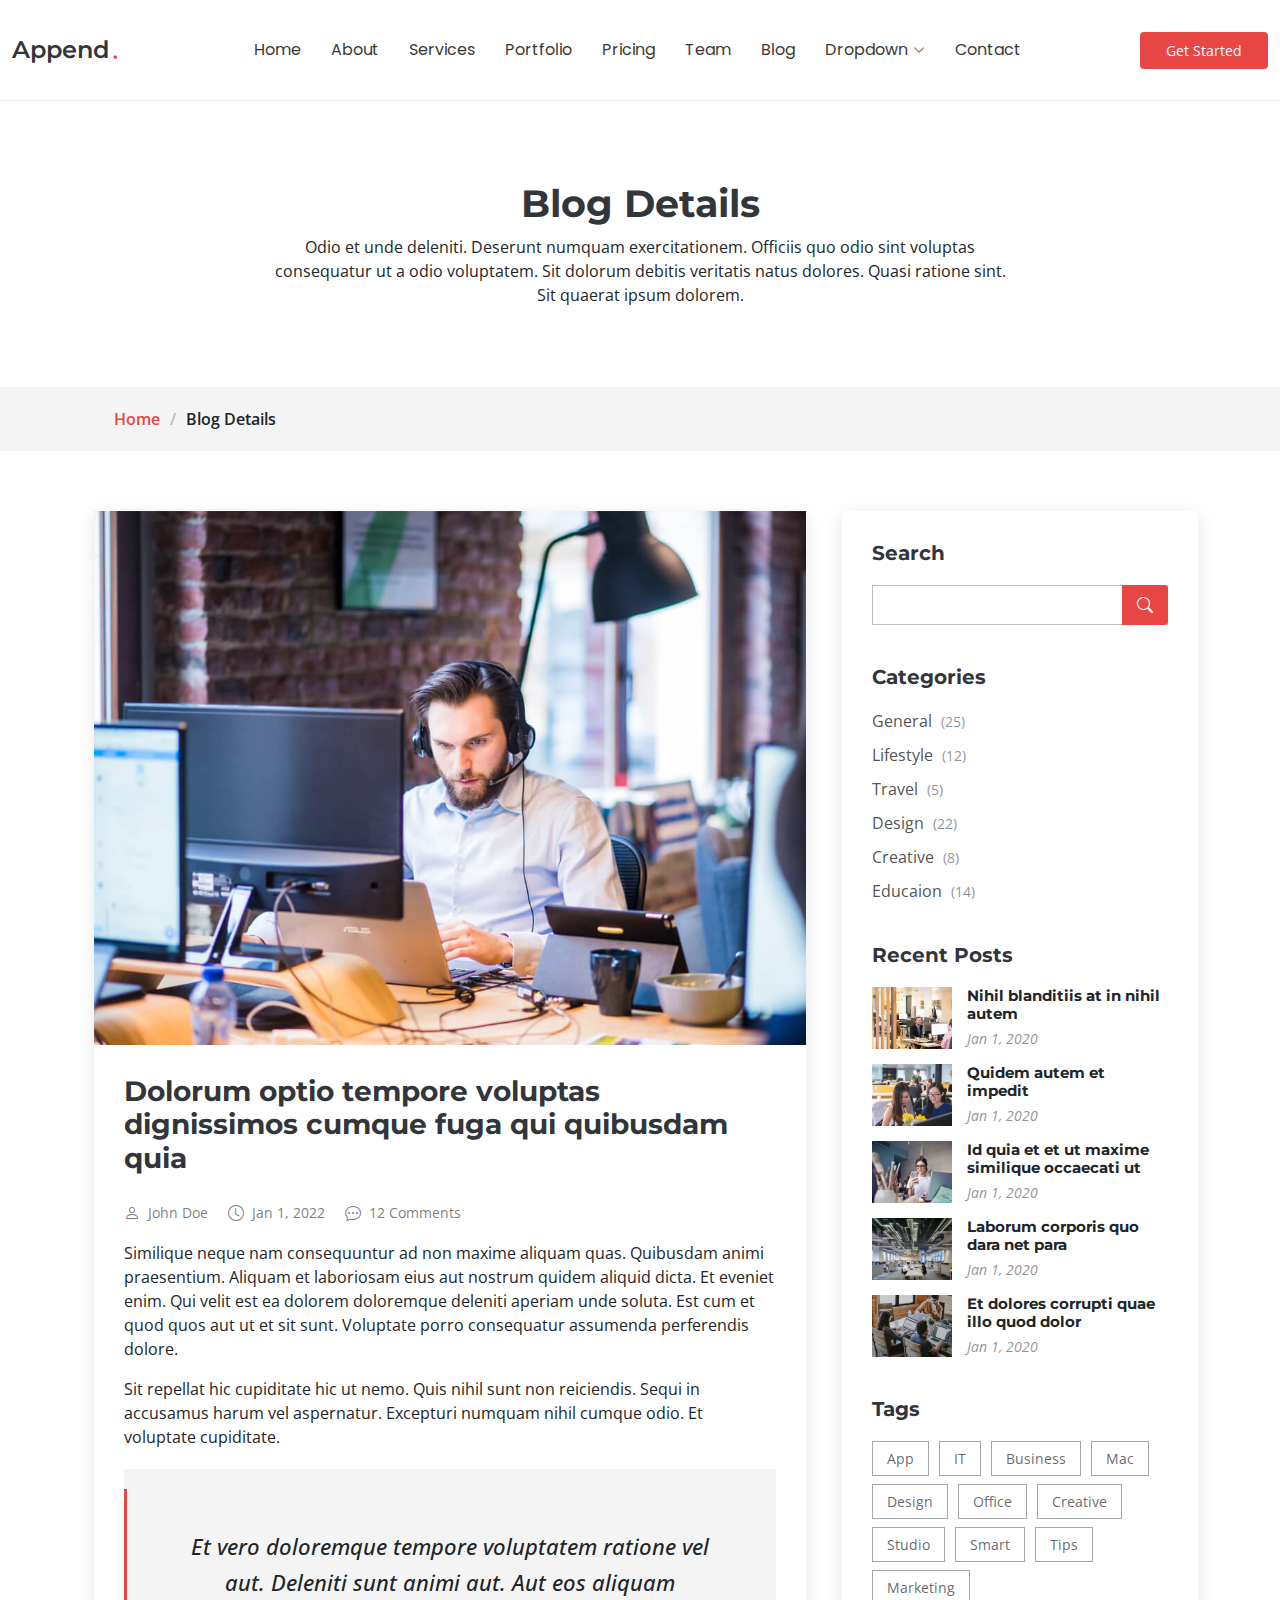
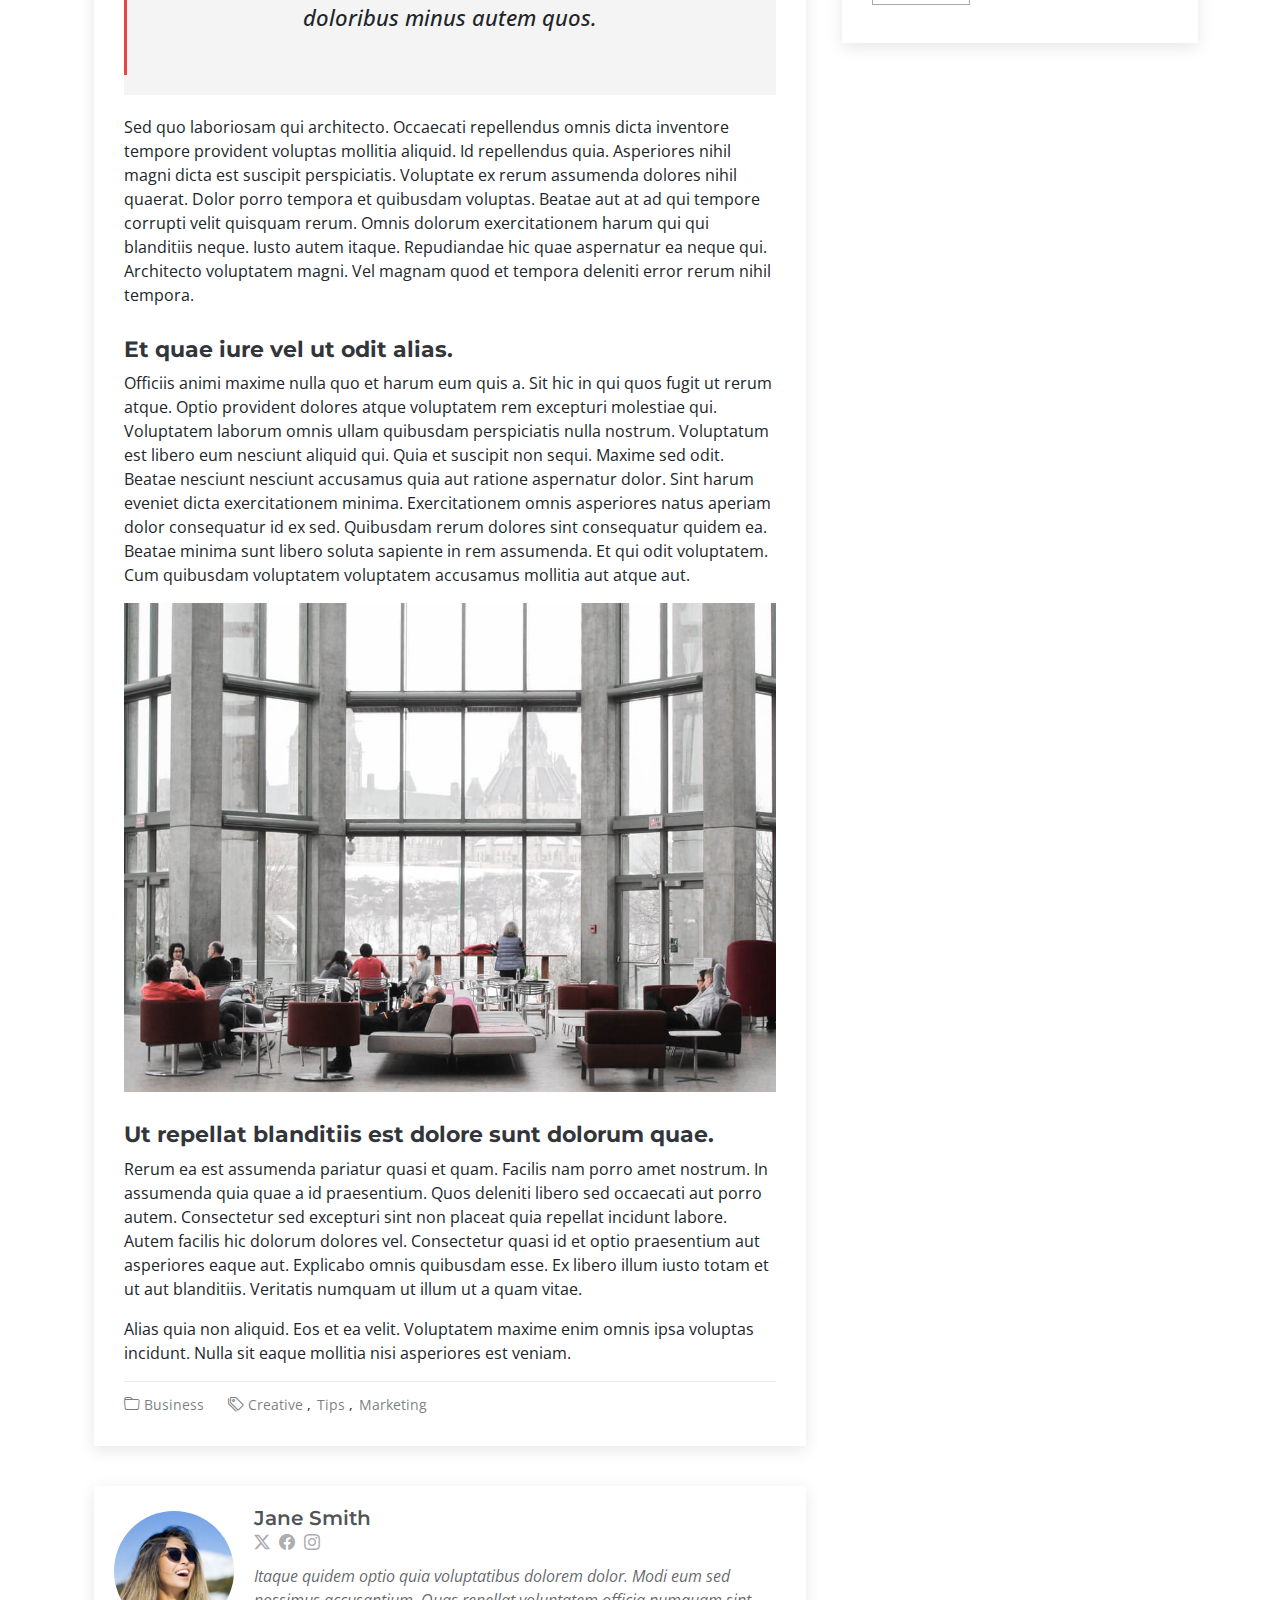
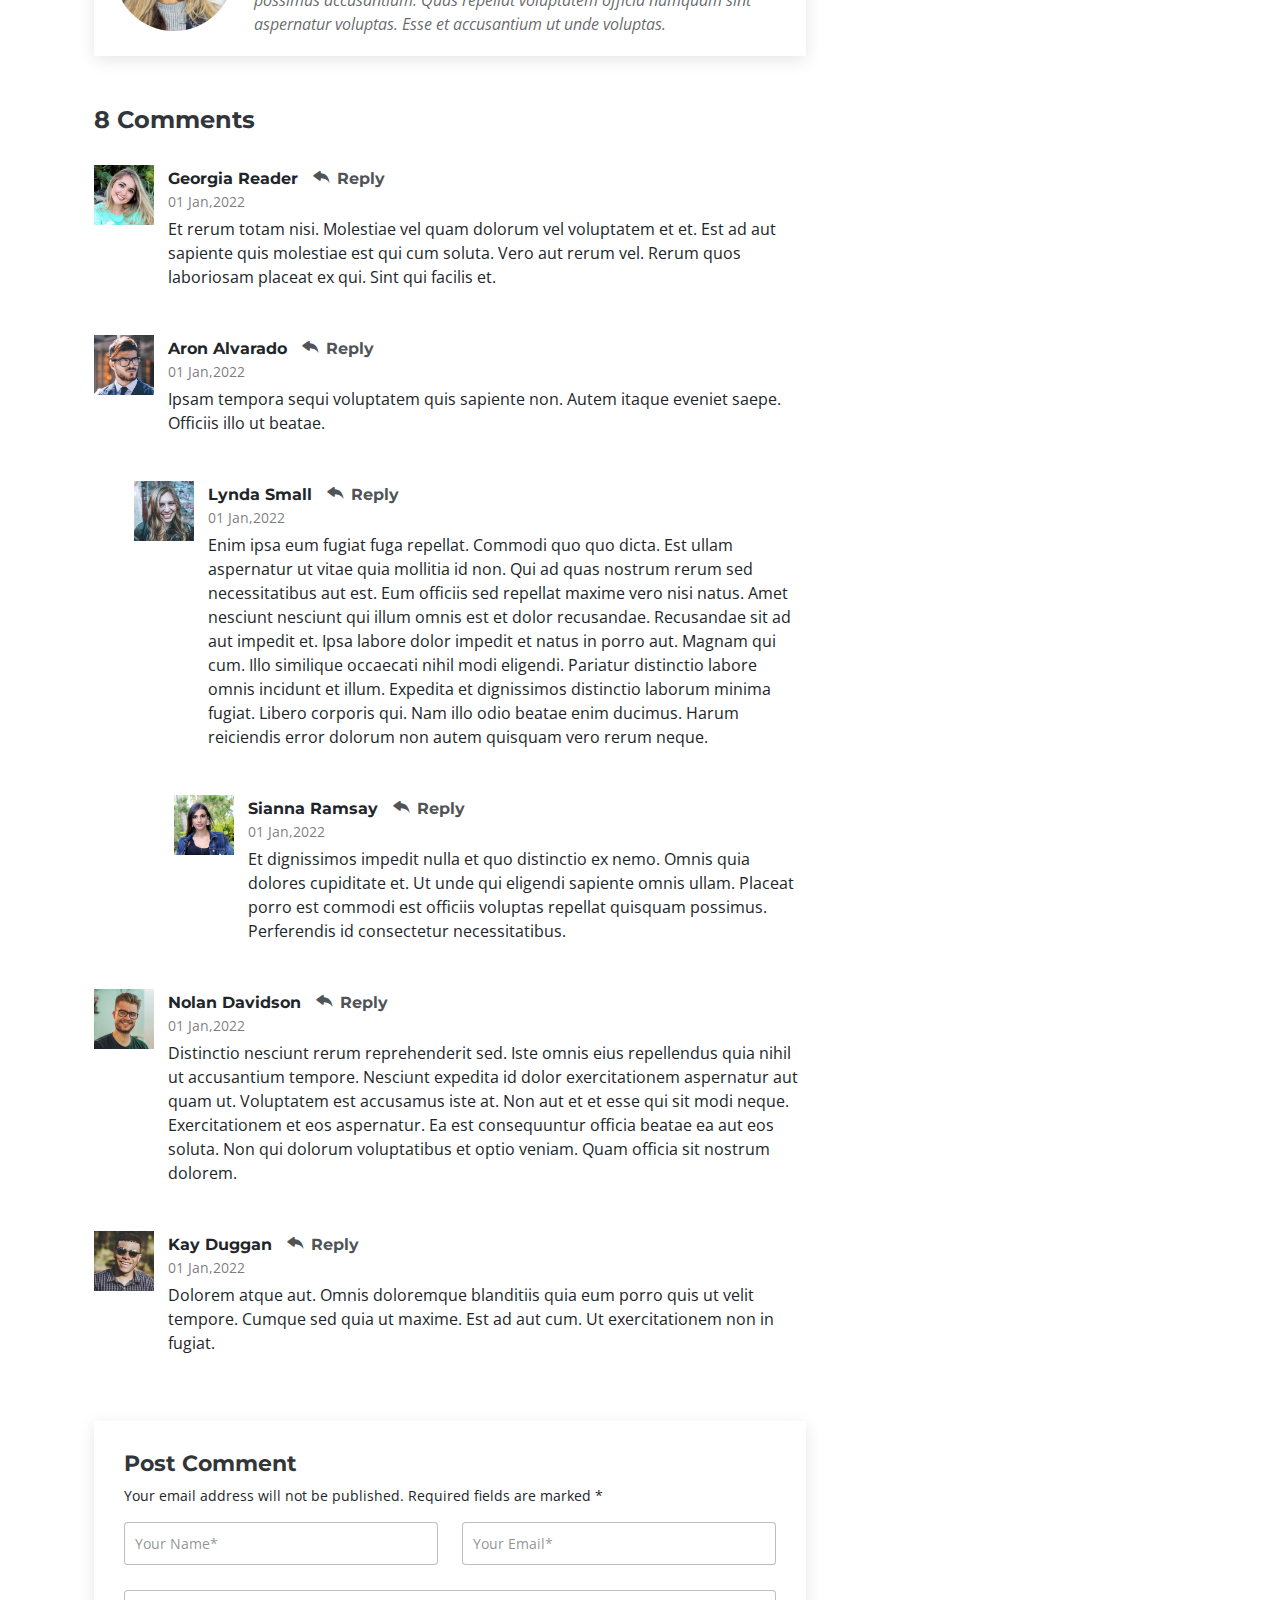
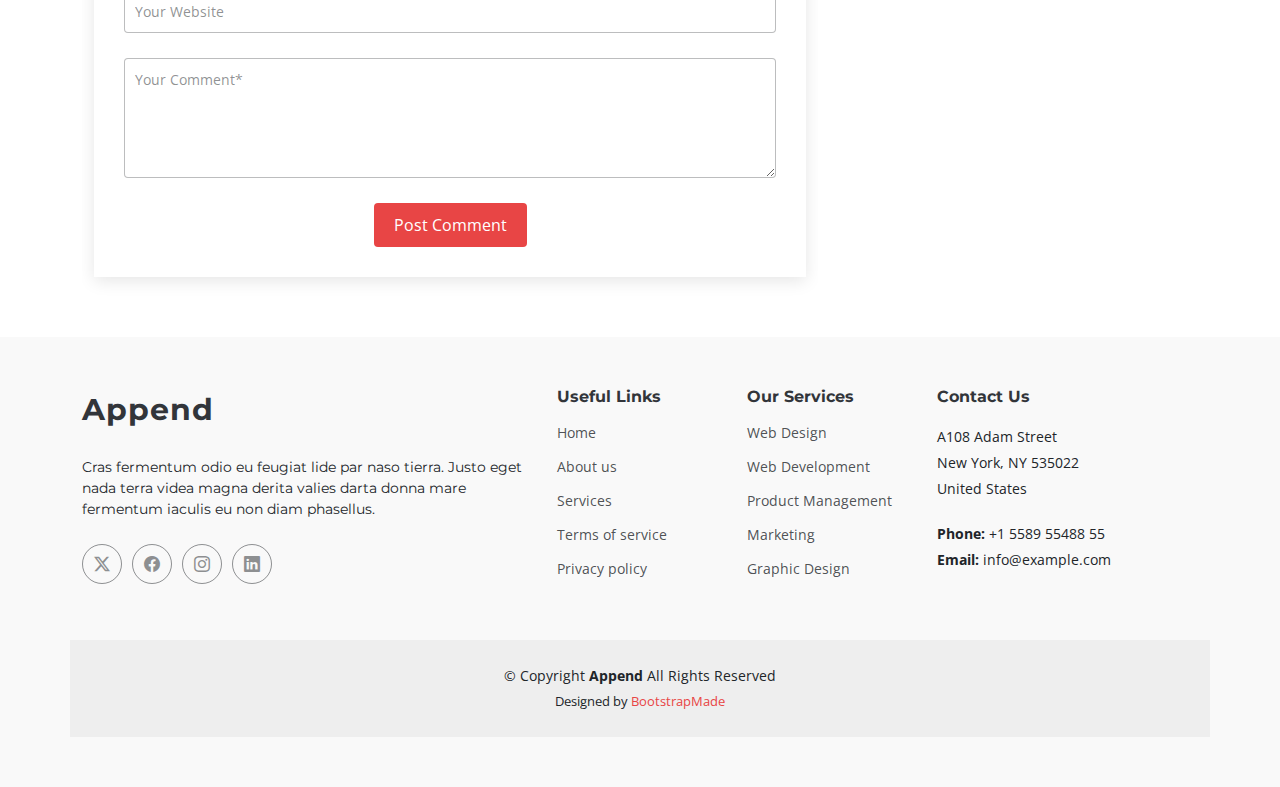
<file: blog-details.html>
<!DOCTYPE html>
<html lang="en">

<head>
  <meta charset="utf-8">
  <meta content="width=device-width, initial-scale=1.0" name="viewport">
  <title>Blog Details - Append Bootstrap Template</title>
  <meta content="" name="description">
  <meta content="" name="keywords">

  <!-- Favicons -->
  <link href="assets/img/favicon.png" rel="icon">
  <link href="assets/img/apple-touch-icon.png" rel="apple-touch-icon">

  <!-- Fonts -->
  <link href="https://fonts.googleapis.com" rel="preconnect">
  <link href="https://fonts.gstatic.com" rel="preconnect" crossorigin>
  <link href="https://fonts.googleapis.com/css2?family=Open+Sans:ital,wght@0,300;0,400;0,500;0,600;0,700;0,800;1,300;1,400;1,500;1,600;1,700;1,800&family=Montserrat:ital,wght@0,100;0,200;0,300;0,400;0,500;0,600;0,700;0,800;0,900;1,100;1,200;1,300;1,400;1,500;1,600;1,700;1,800;1,900&family=Poppins:ital,wght@0,100;0,200;0,300;0,400;0,500;0,600;0,700;0,800;0,900;1,100;1,200;1,300;1,400;1,500;1,600;1,700;1,800;1,900&display=swap" rel="stylesheet">

  <!-- Vendor CSS Files -->
  <link href="assets/vendor/bootstrap/css/bootstrap.min.css" rel="stylesheet">
  <link href="assets/vendor/bootstrap-icons/bootstrap-icons.css" rel="stylesheet">
  <link href="assets/vendor/aos/aos.css" rel="stylesheet">
  <link href="assets/vendor/glightbox/css/glightbox.min.css" rel="stylesheet">
  <link href="assets/vendor/swiper/swiper-bundle.min.css" rel="stylesheet">

  <!-- Main CSS File -->
  <link href="assets/css/main.css" rel="stylesheet">

  <!-- =======================================================
  * Template Name: Append
  * Template URL: https://bootstrapmade.com/append-bootstrap-website-template/
  * Updated: Jun 29 2024 with Bootstrap v5.3.3
  * Author: BootstrapMade.com
  * License: https://bootstrapmade.com/license/
  ======================================================== -->
</head>

<body class="blog-details-page">

  <header id="header" class="header d-flex align-items-center sticky-top">
    <div class="container-fluid position-relative d-flex align-items-center justify-content-between">

      <a href="index.html" class="logo d-flex align-items-center me-auto me-xl-0">
        <!-- Uncomment the line below if you also wish to use an image logo -->
        <!-- <img src="assets/img/logo.png" alt=""> -->
        <h1 class="sitename">Append</h1><span>.</span>
      </a>

      <nav id="navmenu" class="navmenu">
        <ul>
          <li><a href="index.html#hero">Home</a></li>
          <li><a href="index.html#about">About</a></li>
          <li><a href="index.html#services">Services</a></li>
          <li><a href="index.html#portfolio">Portfolio</a></li>
          <li><a href="index.html#pricing">Pricing</a></li>
          <li><a href="index.html#team">Team</a></li>
          <li><a href="blog.html">Blog</a></li>
          <li class="dropdown"><a href="#"><span>Dropdown</span> <i class="bi bi-chevron-down toggle-dropdown"></i></a>
            <ul>
              <li><a href="#">Dropdown 1</a></li>
              <li class="dropdown"><a href="#"><span>Deep Dropdown</span> <i class="bi bi-chevron-down toggle-dropdown"></i></a>
                <ul>
                  <li><a href="#">Deep Dropdown 1</a></li>
                  <li><a href="#">Deep Dropdown 2</a></li>
                  <li><a href="#">Deep Dropdown 3</a></li>
                  <li><a href="#">Deep Dropdown 4</a></li>
                  <li><a href="#">Deep Dropdown 5</a></li>
                </ul>
              </li>
              <li><a href="#">Dropdown 2</a></li>
              <li><a href="#">Dropdown 3</a></li>
              <li><a href="#">Dropdown 4</a></li>
            </ul>
          </li>
          <li><a href="index.html#contact">Contact</a></li>
        </ul>
        <i class="mobile-nav-toggle d-xl-none bi bi-list"></i>
      </nav>

      <a class="btn-getstarted" href="index.html#about">Get Started</a>

    </div>
  </header>

  <main class="main">

    <!-- Page Title -->
    <div class="page-title" data-aos="fade">
      <div class="heading">
        <div class="container">
          <div class="row d-flex justify-content-center text-center">
            <div class="col-lg-8">
              <h1>Blog Details</h1>
              <p class="mb-0">Odio et unde deleniti. Deserunt numquam exercitationem. Officiis quo odio sint voluptas consequatur ut a odio voluptatem. Sit dolorum debitis veritatis natus dolores. Quasi ratione sint. Sit quaerat ipsum dolorem.</p>
            </div>
          </div>
        </div>
      </div>
      <nav class="breadcrumbs">
        <div class="container">
          <ol>
            <li><a href="index.html">Home</a></li>
            <li class="current">Blog Details</li>
          </ol>
        </div>
      </nav>
    </div><!-- End Page Title -->

    <div class="container">
      <div class="row">

        <div class="col-lg-8">

          <!-- Blog Details Section -->
          <section id="blog-details" class="blog-details section">
            <div class="container">

              <article class="article">

                <div class="post-img">
                  <img src="assets/img/blog/blog-1.jpg" alt="" class="img-fluid">
                </div>

                <h2 class="title">Dolorum optio tempore voluptas dignissimos cumque fuga qui quibusdam quia</h2>

                <div class="meta-top">
                  <ul>
                    <li class="d-flex align-items-center"><i class="bi bi-person"></i> <a href="blog-details.html">John Doe</a></li>
                    <li class="d-flex align-items-center"><i class="bi bi-clock"></i> <a href="blog-details.html"><time datetime="2020-01-01">Jan 1, 2022</time></a></li>
                    <li class="d-flex align-items-center"><i class="bi bi-chat-dots"></i> <a href="blog-details.html">12 Comments</a></li>
                  </ul>
                </div><!-- End meta top -->

                <div class="content">
                  <p>
                    Similique neque nam consequuntur ad non maxime aliquam quas. Quibusdam animi praesentium. Aliquam et laboriosam eius aut nostrum quidem aliquid dicta.
                    Et eveniet enim. Qui velit est ea dolorem doloremque deleniti aperiam unde soluta. Est cum et quod quos aut ut et sit sunt. Voluptate porro consequatur assumenda perferendis dolore.
                  </p>

                  <p>
                    Sit repellat hic cupiditate hic ut nemo. Quis nihil sunt non reiciendis. Sequi in accusamus harum vel aspernatur. Excepturi numquam nihil cumque odio. Et voluptate cupiditate.
                  </p>

                  <blockquote>
                    <p>
                      Et vero doloremque tempore voluptatem ratione vel aut. Deleniti sunt animi aut. Aut eos aliquam doloribus minus autem quos.
                    </p>
                  </blockquote>

                  <p>
                    Sed quo laboriosam qui architecto. Occaecati repellendus omnis dicta inventore tempore provident voluptas mollitia aliquid. Id repellendus quia. Asperiores nihil magni dicta est suscipit perspiciatis. Voluptate ex rerum assumenda dolores nihil quaerat.
                    Dolor porro tempora et quibusdam voluptas. Beatae aut at ad qui tempore corrupti velit quisquam rerum. Omnis dolorum exercitationem harum qui qui blanditiis neque.
                    Iusto autem itaque. Repudiandae hic quae aspernatur ea neque qui. Architecto voluptatem magni. Vel magnam quod et tempora deleniti error rerum nihil tempora.
                  </p>

                  <h3>Et quae iure vel ut odit alias.</h3>
                  <p>
                    Officiis animi maxime nulla quo et harum eum quis a. Sit hic in qui quos fugit ut rerum atque. Optio provident dolores atque voluptatem rem excepturi molestiae qui. Voluptatem laborum omnis ullam quibusdam perspiciatis nulla nostrum. Voluptatum est libero eum nesciunt aliquid qui.
                    Quia et suscipit non sequi. Maxime sed odit. Beatae nesciunt nesciunt accusamus quia aut ratione aspernatur dolor. Sint harum eveniet dicta exercitationem minima. Exercitationem omnis asperiores natus aperiam dolor consequatur id ex sed. Quibusdam rerum dolores sint consequatur quidem ea.
                    Beatae minima sunt libero soluta sapiente in rem assumenda. Et qui odit voluptatem. Cum quibusdam voluptatem voluptatem accusamus mollitia aut atque aut.
                  </p>
                  <img src="assets/img/blog/blog-inside-post.jpg" class="img-fluid" alt="">

                  <h3>Ut repellat blanditiis est dolore sunt dolorum quae.</h3>
                  <p>
                    Rerum ea est assumenda pariatur quasi et quam. Facilis nam porro amet nostrum. In assumenda quia quae a id praesentium. Quos deleniti libero sed occaecati aut porro autem. Consectetur sed excepturi sint non placeat quia repellat incidunt labore. Autem facilis hic dolorum dolores vel.
                    Consectetur quasi id et optio praesentium aut asperiores eaque aut. Explicabo omnis quibusdam esse. Ex libero illum iusto totam et ut aut blanditiis. Veritatis numquam ut illum ut a quam vitae.
                  </p>
                  <p>
                    Alias quia non aliquid. Eos et ea velit. Voluptatem maxime enim omnis ipsa voluptas incidunt. Nulla sit eaque mollitia nisi asperiores est veniam.
                  </p>

                </div><!-- End post content -->

                <div class="meta-bottom">
                  <i class="bi bi-folder"></i>
                  <ul class="cats">
                    <li><a href="#">Business</a></li>
                  </ul>

                  <i class="bi bi-tags"></i>
                  <ul class="tags">
                    <li><a href="#">Creative</a></li>
                    <li><a href="#">Tips</a></li>
                    <li><a href="#">Marketing</a></li>
                  </ul>
                </div><!-- End meta bottom -->

              </article>

            </div>
          </section><!-- /Blog Details Section -->

          <!-- Blog Author Section -->
          <section id="blog-author" class="blog-author section">

            <div class="container">
              <div class="author-container d-flex align-items-center">
                <img src="assets/img/blog/blog-author.jpg" class="rounded-circle flex-shrink-0" alt="">
                <div>
                  <h4>Jane Smith</h4>
                  <div class="social-links">
                    <a href="https://x.com/#"><i class="bi bi-twitter-x"></i></a>
                    <a href="https://facebook.com/#"><i class="bi bi-facebook"></i></a>
                    <a href="https://instagram.com/#"><i class="biu bi-instagram"></i></a>
                  </div>
                  <p>
                    Itaque quidem optio quia voluptatibus dolorem dolor. Modi eum sed possimus accusantium. Quas repellat voluptatem officia numquam sint aspernatur voluptas. Esse et accusantium ut unde voluptas.
                  </p>
                </div>
              </div>
            </div>

          </section><!-- /Blog Author Section -->

          <!-- Blog Comments Section -->
          <section id="blog-comments" class="blog-comments section">

            <div class="container">

              <h4 class="comments-count">8 Comments</h4>

              <div id="comment-1" class="comment">
                <div class="d-flex">
                  <div class="comment-img"><img src="assets/img/blog/comments-1.jpg" alt=""></div>
                  <div>
                    <h5><a href="">Georgia Reader</a> <a href="#" class="reply"><i class="bi bi-reply-fill"></i> Reply</a></h5>
                    <time datetime="2020-01-01">01 Jan,2022</time>
                    <p>
                      Et rerum totam nisi. Molestiae vel quam dolorum vel voluptatem et et. Est ad aut sapiente quis molestiae est qui cum soluta.
                      Vero aut rerum vel. Rerum quos laboriosam placeat ex qui. Sint qui facilis et.
                    </p>
                  </div>
                </div>
              </div><!-- End comment #1 -->

              <div id="comment-2" class="comment">
                <div class="d-flex">
                  <div class="comment-img"><img src="assets/img/blog/comments-2.jpg" alt=""></div>
                  <div>
                    <h5><a href="">Aron Alvarado</a> <a href="#" class="reply"><i class="bi bi-reply-fill"></i> Reply</a></h5>
                    <time datetime="2020-01-01">01 Jan,2022</time>
                    <p>
                      Ipsam tempora sequi voluptatem quis sapiente non. Autem itaque eveniet saepe. Officiis illo ut beatae.
                    </p>
                  </div>
                </div>

                <div id="comment-reply-1" class="comment comment-reply">
                  <div class="d-flex">
                    <div class="comment-img"><img src="assets/img/blog/comments-3.jpg" alt=""></div>
                    <div>
                      <h5><a href="">Lynda Small</a> <a href="#" class="reply"><i class="bi bi-reply-fill"></i> Reply</a></h5>
                      <time datetime="2020-01-01">01 Jan,2022</time>
                      <p>
                        Enim ipsa eum fugiat fuga repellat. Commodi quo quo dicta. Est ullam aspernatur ut vitae quia mollitia id non. Qui ad quas nostrum rerum sed necessitatibus aut est. Eum officiis sed repellat maxime vero nisi natus. Amet nesciunt nesciunt qui illum omnis est et dolor recusandae.

                        Recusandae sit ad aut impedit et. Ipsa labore dolor impedit et natus in porro aut. Magnam qui cum. Illo similique occaecati nihil modi eligendi. Pariatur distinctio labore omnis incidunt et illum. Expedita et dignissimos distinctio laborum minima fugiat.

                        Libero corporis qui. Nam illo odio beatae enim ducimus. Harum reiciendis error dolorum non autem quisquam vero rerum neque.
                      </p>
                    </div>
                  </div>

                  <div id="comment-reply-2" class="comment comment-reply">
                    <div class="d-flex">
                      <div class="comment-img"><img src="assets/img/blog/comments-4.jpg" alt=""></div>
                      <div>
                        <h5><a href="">Sianna Ramsay</a> <a href="#" class="reply"><i class="bi bi-reply-fill"></i> Reply</a></h5>
                        <time datetime="2020-01-01">01 Jan,2022</time>
                        <p>
                          Et dignissimos impedit nulla et quo distinctio ex nemo. Omnis quia dolores cupiditate et. Ut unde qui eligendi sapiente omnis ullam. Placeat porro est commodi est officiis voluptas repellat quisquam possimus. Perferendis id consectetur necessitatibus.
                        </p>
                      </div>
                    </div>

                  </div><!-- End comment reply #2-->

                </div><!-- End comment reply #1-->

              </div><!-- End comment #2-->

              <div id="comment-3" class="comment">
                <div class="d-flex">
                  <div class="comment-img"><img src="assets/img/blog/comments-5.jpg" alt=""></div>
                  <div>
                    <h5><a href="">Nolan Davidson</a> <a href="#" class="reply"><i class="bi bi-reply-fill"></i> Reply</a></h5>
                    <time datetime="2020-01-01">01 Jan,2022</time>
                    <p>
                      Distinctio nesciunt rerum reprehenderit sed. Iste omnis eius repellendus quia nihil ut accusantium tempore. Nesciunt expedita id dolor exercitationem aspernatur aut quam ut. Voluptatem est accusamus iste at.
                      Non aut et et esse qui sit modi neque. Exercitationem et eos aspernatur. Ea est consequuntur officia beatae ea aut eos soluta. Non qui dolorum voluptatibus et optio veniam. Quam officia sit nostrum dolorem.
                    </p>
                  </div>
                </div>

              </div><!-- End comment #3 -->

              <div id="comment-4" class="comment">
                <div class="d-flex">
                  <div class="comment-img"><img src="assets/img/blog/comments-6.jpg" alt=""></div>
                  <div>
                    <h5><a href="">Kay Duggan</a> <a href="#" class="reply"><i class="bi bi-reply-fill"></i> Reply</a></h5>
                    <time datetime="2020-01-01">01 Jan,2022</time>
                    <p>
                      Dolorem atque aut. Omnis doloremque blanditiis quia eum porro quis ut velit tempore. Cumque sed quia ut maxime. Est ad aut cum. Ut exercitationem non in fugiat.
                    </p>
                  </div>
                </div>

              </div><!-- End comment #4 -->

            </div>

          </section><!-- /Blog Comments Section -->

          <!-- Comment Form Section -->
          <section id="comment-form" class="comment-form section">
            <div class="container">

              <form action="">

                <h4>Post Comment</h4>
                <p>Your email address will not be published. Required fields are marked * </p>
                <div class="row">
                  <div class="col-md-6 form-group">
                    <input name="name" type="text" class="form-control" placeholder="Your Name*">
                  </div>
                  <div class="col-md-6 form-group">
                    <input name="email" type="text" class="form-control" placeholder="Your Email*">
                  </div>
                </div>
                <div class="row">
                  <div class="col form-group">
                    <input name="website" type="text" class="form-control" placeholder="Your Website">
                  </div>
                </div>
                <div class="row">
                  <div class="col form-group">
                    <textarea name="comment" class="form-control" placeholder="Your Comment*"></textarea>
                  </div>
                </div>

                <div class="text-center">
                  <button type="submit" class="btn btn-primary">Post Comment</button>
                </div>

              </form>

            </div>
          </section><!-- /Comment Form Section -->

        </div>

        <div class="col-lg-4 sidebar">

          <div class="widgets-container">

            <!-- Search Widget -->
            <div class="search-widget widget-item">

              <h3 class="widget-title">Search</h3>
              <form action="">
                <input type="text">
                <button type="submit" title="Search"><i class="bi bi-search"></i></button>
              </form>

            </div><!--/Search Widget -->

            <!-- Categories Widget -->
            <div class="categories-widget widget-item">

              <h3 class="widget-title">Categories</h3>
              <ul class="mt-3">
                <li><a href="#">General <span>(25)</span></a></li>
                <li><a href="#">Lifestyle <span>(12)</span></a></li>
                <li><a href="#">Travel <span>(5)</span></a></li>
                <li><a href="#">Design <span>(22)</span></a></li>
                <li><a href="#">Creative <span>(8)</span></a></li>
                <li><a href="#">Educaion <span>(14)</span></a></li>
              </ul>

            </div><!--/Categories Widget -->

            <!-- Recent Posts Widget -->
            <div class="recent-posts-widget widget-item">

              <h3 class="widget-title">Recent Posts</h3>

              <div class="post-item">
                <img src="assets/img/blog/blog-recent-1.jpg" alt="" class="flex-shrink-0">
                <div>
                  <h4><a href="blog-details.html">Nihil blanditiis at in nihil autem</a></h4>
                  <time datetime="2020-01-01">Jan 1, 2020</time>
                </div>
              </div><!-- End recent post item-->

              <div class="post-item">
                <img src="assets/img/blog/blog-recent-2.jpg" alt="" class="flex-shrink-0">
                <div>
                  <h4><a href="blog-details.html">Quidem autem et impedit</a></h4>
                  <time datetime="2020-01-01">Jan 1, 2020</time>
                </div>
              </div><!-- End recent post item-->

              <div class="post-item">
                <img src="assets/img/blog/blog-recent-3.jpg" alt="" class="flex-shrink-0">
                <div>
                  <h4><a href="blog-details.html">Id quia et et ut maxime similique occaecati ut</a></h4>
                  <time datetime="2020-01-01">Jan 1, 2020</time>
                </div>
              </div><!-- End recent post item-->

              <div class="post-item">
                <img src="assets/img/blog/blog-recent-4.jpg" alt="" class="flex-shrink-0">
                <div>
                  <h4><a href="blog-details.html">Laborum corporis quo dara net para</a></h4>
                  <time datetime="2020-01-01">Jan 1, 2020</time>
                </div>
              </div><!-- End recent post item-->

              <div class="post-item">
                <img src="assets/img/blog/blog-recent-5.jpg" alt="" class="flex-shrink-0">
                <div>
                  <h4><a href="blog-details.html">Et dolores corrupti quae illo quod dolor</a></h4>
                  <time datetime="2020-01-01">Jan 1, 2020</time>
                </div>
              </div><!-- End recent post item-->

            </div><!--/Recent Posts Widget -->

            <!-- Tags Widget -->
            <div class="tags-widget widget-item">

              <h3 class="widget-title">Tags</h3>
              <ul>
                <li><a href="#">App</a></li>
                <li><a href="#">IT</a></li>
                <li><a href="#">Business</a></li>
                <li><a href="#">Mac</a></li>
                <li><a href="#">Design</a></li>
                <li><a href="#">Office</a></li>
                <li><a href="#">Creative</a></li>
                <li><a href="#">Studio</a></li>
                <li><a href="#">Smart</a></li>
                <li><a href="#">Tips</a></li>
                <li><a href="#">Marketing</a></li>
              </ul>

            </div><!--/Tags Widget -->

          </div>

        </div>

      </div>
    </div>

  </main>

  <footer id="footer" class="footer position-relative light-background">

    <div class="container footer-top">
      <div class="row gy-4">
        <div class="col-lg-5 col-md-12 footer-about">
          <a href="index.html" class="logo d-flex align-items-center">
            <span class="sitename">Append</span>
          </a>
          <p>Cras fermentum odio eu feugiat lide par naso tierra. Justo eget nada terra videa magna derita valies darta donna mare fermentum iaculis eu non diam phasellus.</p>
          <div class="social-links d-flex mt-4">
            <a href=""><i class="bi bi-twitter-x"></i></a>
            <a href=""><i class="bi bi-facebook"></i></a>
            <a href=""><i class="bi bi-instagram"></i></a>
            <a href=""><i class="bi bi-linkedin"></i></a>
          </div>
        </div>

        <div class="col-lg-2 col-6 footer-links">
          <h4>Useful Links</h4>
          <ul>
            <li><a href="#">Home</a></li>
            <li><a href="#">About us</a></li>
            <li><a href="#">Services</a></li>
            <li><a href="#">Terms of service</a></li>
            <li><a href="#">Privacy policy</a></li>
          </ul>
        </div>

        <div class="col-lg-2 col-6 footer-links">
          <h4>Our Services</h4>
          <ul>
            <li><a href="#">Web Design</a></li>
            <li><a href="#">Web Development</a></li>
            <li><a href="#">Product Management</a></li>
            <li><a href="#">Marketing</a></li>
            <li><a href="#">Graphic Design</a></li>
          </ul>
        </div>

        <div class="col-lg-3 col-md-12 footer-contact text-center text-md-start">
          <h4>Contact Us</h4>
          <p>A108 Adam Street</p>
          <p>New York, NY 535022</p>
          <p>United States</p>
          <p class="mt-4"><strong>Phone:</strong> <span>+1 5589 55488 55</span></p>
          <p><strong>Email:</strong> <span>info@example.com</span></p>
        </div>

      </div>
    </div>

    <div class="container copyright text-center mt-4">
      <p>© <span>Copyright</span> <strong class="sitename">Append</strong> <span>All Rights Reserved</span></p>
      <div class="credits">
        <!-- All the links in the footer should remain intact. -->
        <!-- You can delete the links only if you've purchased the pro version. -->
        <!-- Licensing information: https://bootstrapmade.com/license/ -->
        <!-- Purchase the pro version with working PHP/AJAX contact form: [buy-url] -->
        Designed by <a href="https://bootstrapmade.com/">BootstrapMade</a>
      </div>
    </div>

  </footer>

  <!-- Scroll Top -->
  <a href="#" id="scroll-top" class="scroll-top d-flex align-items-center justify-content-center"><i class="bi bi-arrow-up-short"></i></a>

  <!-- Preloader -->
  <div id="preloader"></div>

  <!-- Vendor JS Files -->
  <script src="assets/vendor/bootstrap/js/bootstrap.bundle.min.js"></script>
  <script src="assets/vendor/php-email-form/validate.js"></script>
  <script src="assets/vendor/aos/aos.js"></script>
  <script src="assets/vendor/glightbox/js/glightbox.min.js"></script>
  <script src="assets/vendor/purecounter/purecounter_vanilla.js"></script>
  <script src="assets/vendor/imagesloaded/imagesloaded.pkgd.min.js"></script>
  <script src="assets/vendor/isotope-layout/isotope.pkgd.min.js"></script>
  <script src="assets/vendor/swiper/swiper-bundle.min.js"></script>

  <!-- Main JS File -->
  <script src="assets/js/main.js"></script>

</body>

</html>
</file>
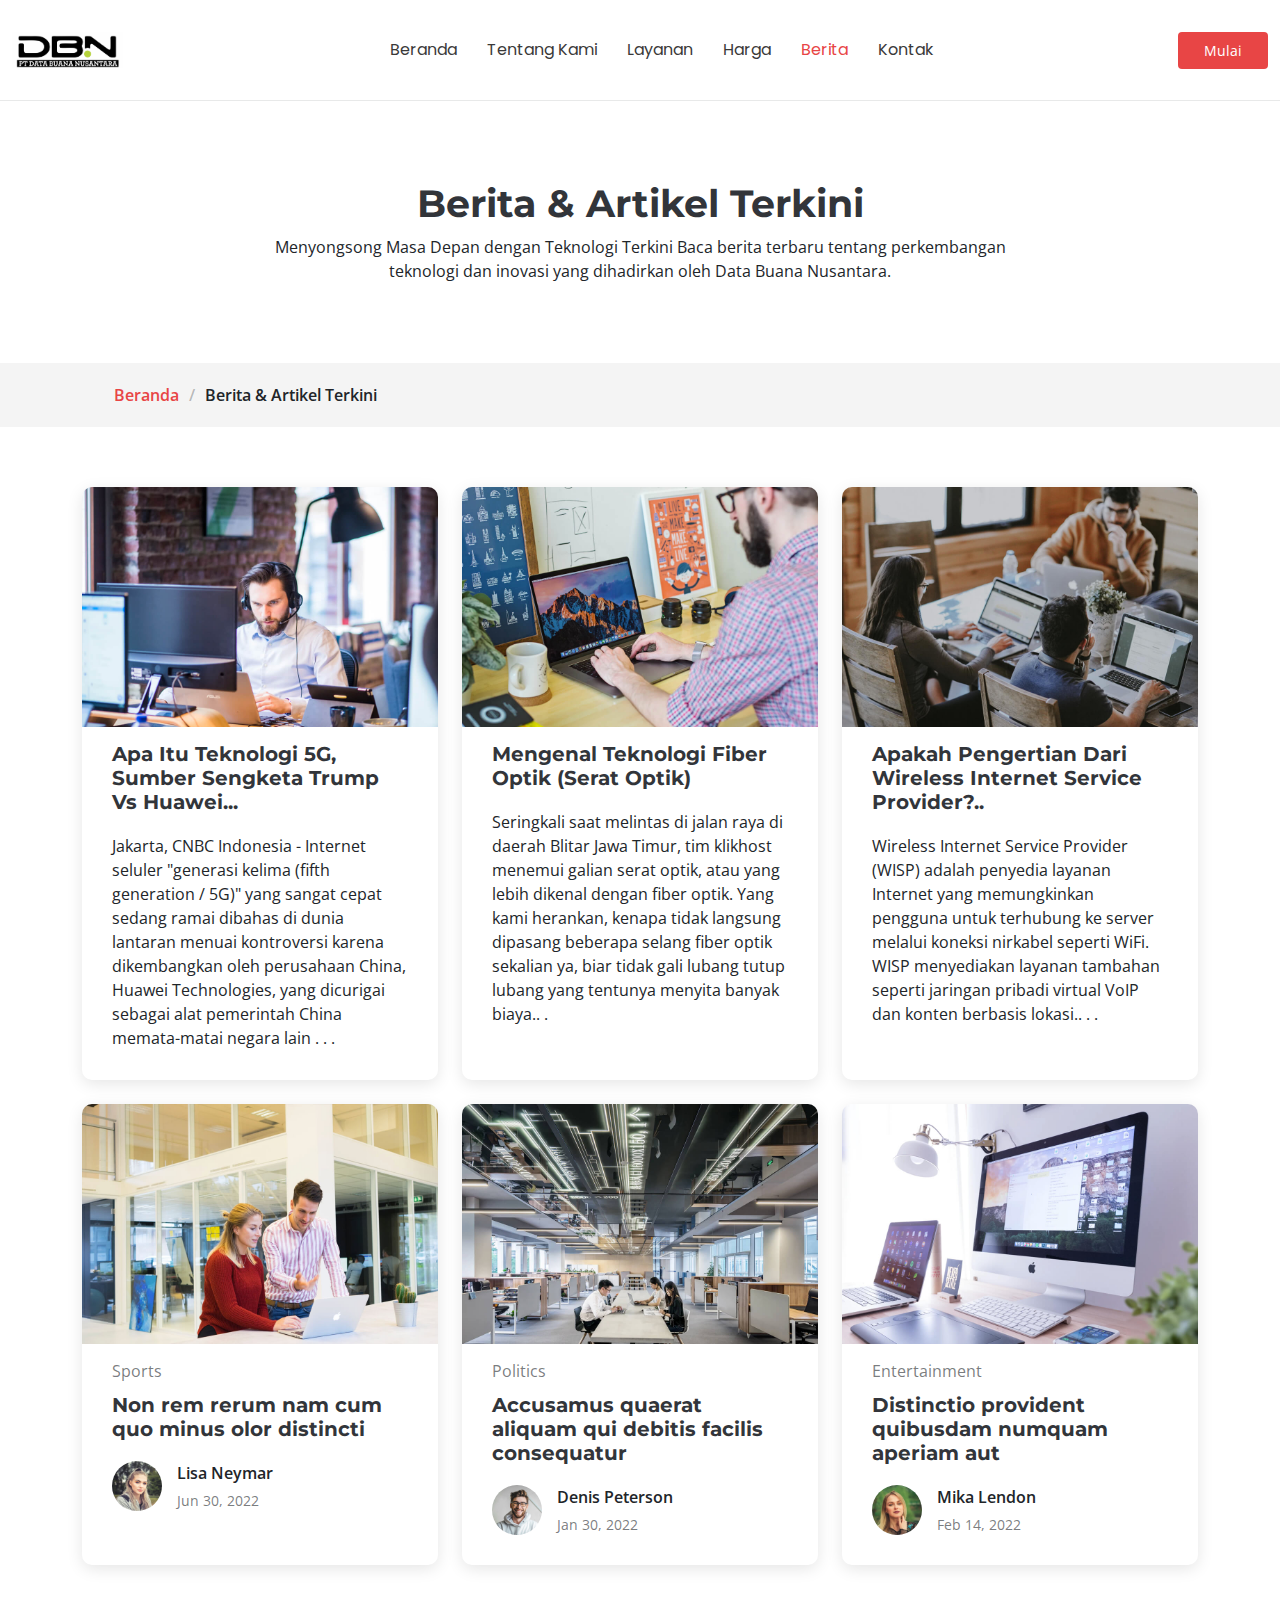
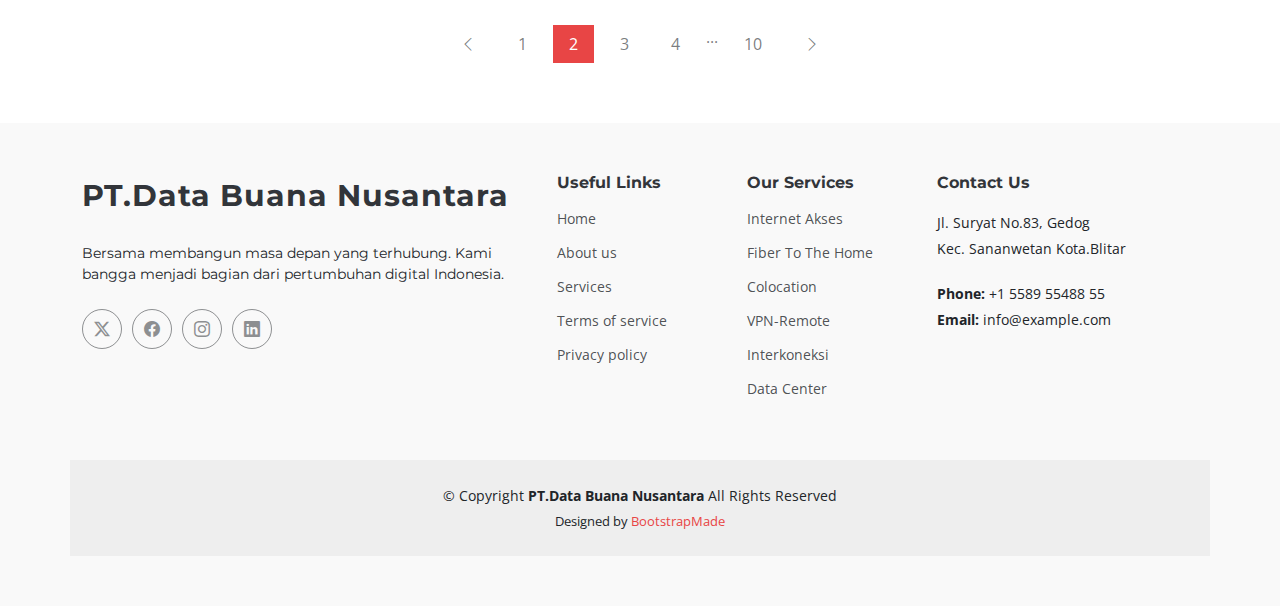
<file: blog.html>
<!DOCTYPE html>
<html lang="en">

<head>
  <meta charset="utf-8">
  <meta content="width=device-width, initial-scale=1.0" name="viewport">
  <title>Berita - DBN</title>
  <meta content="" name="description">
  <meta content="" name="keywords">

  <!-- Favicons -->
  <link href="assets/img/DBN Logo.png" rel="icon">
  <link href="assets/img/DBN Logo.png" rel="logo">

  <!-- Fonts -->
  <link href="https://fonts.googleapis.com" rel="preconnect">
  <link href="https://fonts.gstatic.com" rel="preconnect" crossorigin>
  <link
    href="https://fonts.googleapis.com/css2?family=Open+Sans:ital,wght@0,300;0,400;0,500;0,600;0,700;0,800;1,300;1,400;1,500;1,600;1,700;1,800&family=Montserrat:ital,wght@0,100;0,200;0,300;0,400;0,500;0,600;0,700;0,800;0,900;1,100;1,200;1,300;1,400;1,500;1,600;1,700;1,800;1,900&family=Poppins:ital,wght@0,100;0,200;0,300;0,400;0,500;0,600;0,700;0,800;0,900;1,100;1,200;1,300;1,400;1,500;1,600;1,700;1,800;1,900&display=swap"
    rel="stylesheet">

  <!-- Vendor CSS Files -->
  <link href="assets/vendor/bootstrap/css/bootstrap.min.css" rel="stylesheet">
  <link href="assets/vendor/bootstrap-icons/bootstrap-icons.css" rel="stylesheet">
  <link href="assets/vendor/aos/aos.css" rel="stylesheet">
  <link href="assets/vendor/glightbox/css/glightbox.min.css" rel="stylesheet">
  <link href="assets/vendor/swiper/swiper-bundle.min.css" rel="stylesheet">

  <!-- Main CSS File -->
  <link href="assets/css/main.css" rel="stylesheet">

  <!-- =======================================================
  * Template Name: Append
  * Template URL: https://bootstrapmade.com/append-bootstrap-website-template/
  * Updated: Jun 29 2024 with Bootstrap v5.3.3
  * Author: BootstrapMade.com
  * License: https://bootstrapmade.com/license/
  ======================================================== -->
</head>

<body class="blog-page">

  <header id="header" class="header d-flex align-items-center sticky-top">
    <div class="container-fluid position-relative d-flex align-items-center justify-content-between">

      <a href="index.html" class="logo d-flex align-items-center me-auto me-xl-0">
        <!-- Uncomment the line below if you also wish to use an image logo -->
        <img src="assets/img/DBN Logo.png" alt=""> 
        <!-- <h1 class="sitename">DBN</h1><span>.</span> -->
      </a>

      <nav id="navmenu" class="navmenu">
        <ul>
          <li><a href="index.html#hero">Beranda</a></li>
          <li><a href="index.html#about">Tentang Kami</a></li>
          <li><a href="index.html#services">Layanan</a></li>
          <!-- <li><a href="index.html#portfolio">Portfolio</a></li> -->
          <li><a href="index.html#pricing">Harga</a></li>
          <!-- <li><a href="index.html#team">Team</a></li> -->
          <li><a href="blog.html" class="active">Berita</a></li>
          <!-- <li class="dropdown"><a href="#"><span>Dropdown</span> <i class="bi bi-chevron-down toggle-dropdown"></i></a>
            <ul>
              <li><a href="#">Dropdown 1</a></li>
              <li class="dropdown"><a href="#"><span>Deep Dropdown</span> <i class="bi bi-chevron-down toggle-dropdown"></i></a>
                <ul>
                  <li><a href="#">Deep Dropdown 1</a></li>
                  <li><a href="#">Deep Dropdown 2</a></li>
                  <li><a href="#">Deep Dropdown 3</a></li>
                  <li><a href="#">Deep Dropdown 4</a></li>
                  <li><a href="#">Deep Dropdown 5</a></li>
                </ul>
              </li>
              <li><a href="#">Dropdown 2</a></li>
              <li><a href="#">Dropdown 3</a></li>
              <li><a href="#">Dropdown 4</a></li>
            </ul>
          </li> -->
          <li><a href="index.html#contact">Kontak</a></li>
        </ul>
        <i class="mobile-nav-toggle d-xl-none bi bi-list"></i>
      </nav>

      <a class="btn-getstarted" href="index.html#about">Mulai</a>

    </div>
  </header>

  <main class="main">

    <!-- Page Title -->
    <div class="page-title" data-aos="fade">
      <div class="heading">
        <div class="container">
          <div class="row d-flex justify-content-center text-center">
            <div class="col-lg-8">
              <h1>Berita & Artikel Terkini</h1>
              <p class="mb-0">Menyongsong Masa Depan dengan Teknologi Terkini
                Baca berita terbaru tentang perkembangan teknologi dan inovasi yang dihadirkan oleh Data Buana Nusantara.</p>
            </div>
          </div>
        </div>
      </div>
      <nav class="breadcrumbs">
        <div class="container">
          <ol>
            <li><a href="index.html">Beranda</a></li>
            <li class="current">Berita & Artikel Terkini</li>
          </ol>
        </div>
      </nav>
    </div><!-- End Page Title -->

    <!-- Blog Posts Section -->
    <section id="blog-posts" class="blog-posts section">

      <div class="container">
        <div class="row gy-4">

          <div class="col-lg-4">
            <article>

              <div class="post-img">
                <img src="assets/img/blog/blog-1.jpg" alt="" class="img-fluid">
              </div>

              <!-- <p class="post-category">Politics</p> -->

              <h2 class="title">
                <a href="blog-details.html">Apa Itu Teknologi 5G, Sumber Sengketa Trump Vs Huawei...</a>
              </h2>
              <p class="card-text">Jakarta, CNBC Indonesia - Internet seluler "generasi kelima
                (fifth generation /
                5G)" yang sangat cepat sedang ramai dibahas di dunia lantaran menuai kontroversi
                karena dikembangkan
                oleh perusahaan China, Huawei Technologies, yang dicurigai sebagai alat
                pemerintah China
                memata-matai negara lain . . . </p>

              <!-- <div class="d-flex align-items-center">
                <img src="assets/img/blog/blog-author.jpg" alt="" class="img-fluid post-author-img flex-shrink-0">
                <div class="post-meta">
                  <p class="post-author">Maria Doe</p>
                  <p class="post-date">
                    <time datetime="2022-01-01">Jan 1, 2022</time>
                  </p>
                </div>
              </div> -->

            </article>
          </div><!-- End post list item -->

          <div class="col-lg-4">
            <article>

              <div class="post-img">
                <img src="assets/img/blog/blog-2.jpg" alt="" class="img-fluid">
              </div>

              <!-- <p class="post-category">Sports</p> -->

              <h2 class="title">
                <a href="blog-details.html">Mengenal Teknologi Fiber Optik (Serat Optik)</a>
              </h2>
              <p class="card-text">Seringkali saat melintas di jalan raya di daerah Blitar Jawa
                Timur, tim klikhost
                menemui galian serat optik, atau yang lebih dikenal dengan fiber optik. Yang
                kami herankan, kenapa
                tidak langsung dipasang beberapa selang fiber optik sekalian ya, biar tidak gali
                lubang tutup lubang
                yang tentunya menyita banyak biaya.. . </p>

              <!-- <div class="d-flex align-items-center">
                <img src="assets/img/blog/blog-author-2.jpg" alt="" class="img-fluid post-author-img flex-shrink-0">
                <div class="post-meta">
                  <p class="post-author">Allisa Mayer</p>
                  <p class="post-date">
                    <time datetime="2022-01-01">Jun 5, 2022</time>
                  </p>
                </div>
              </div> -->

            </article>
          </div><!-- End post list item -->

          <div class="col-lg-4">
            <article>

              <div class="post-img">
                <img src="assets/img/blog/blog-3.jpg" alt="" class="img-fluid">
              </div>

              <!-- <p class="post-category">Entertainment</p> -->

              <h2 class="title">
                <a href="blog-details.html">Apakah Pengertian Dari Wireless Internet Service Provider?..</a>
              </h2>
              <p class="card-text">Wireless Internet Service Provider (WISP) adalah penyedia
                layanan Internet yang
                memungkinkan pengguna untuk terhubung ke server melalui koneksi nirkabel seperti
                WiFi. WISP
                menyediakan layanan tambahan seperti jaringan pribadi virtual VoIP dan konten
                berbasis lokasi.. . .
              </p>

              <!-- <div class="d-flex align-items-center">
                <img src="assets/img/blog/blog-author-3.jpg" alt="" class="img-fluid post-author-img flex-shrink-0">
                <div class="post-meta">
                  <p class="post-author">Mark Dower</p>
                  <p class="post-date">
                    <time datetime="2022-01-01">Jun 22, 2022</time>
                  </p>
                </div>
              </div> -->

            </article>
          </div><!-- End post list item -->

          <div class="col-lg-4">
            <article>

              <div class="post-img">
                <img src="assets/img/blog/blog-4.jpg" alt="" class="img-fluid">
              </div>

              <p class="post-category">Sports</p>

              <h2 class="title">
                <a href="blog-details.html">Non rem rerum nam cum quo minus olor distincti</a>
              </h2>

              <div class="d-flex align-items-center">
                <img src="assets/img/blog/blog-author-4.jpg" alt="" class="img-fluid post-author-img flex-shrink-0">
                <div class="post-meta">
                  <p class="post-author">Lisa Neymar</p>
                  <p class="post-date">
                    <time datetime="2022-01-01">Jun 30, 2022</time>
                  </p>
                </div>
              </div>

            </article>
          </div><!-- End post list item -->

          <div class="col-lg-4">
            <article>

              <div class="post-img">
                <img src="assets/img/blog/blog-5.jpg" alt="" class="img-fluid">
              </div>

              <p class="post-category">Politics</p>

              <h2 class="title">
                <a href="blog-details.html">Accusamus quaerat aliquam qui debitis facilis consequatur</a>
              </h2>

              <div class="d-flex align-items-center">
                <img src="assets/img/blog/blog-author-5.jpg" alt="" class="img-fluid post-author-img flex-shrink-0">
                <div class="post-meta">
                  <p class="post-author">Denis Peterson</p>
                  <p class="post-date">
                    <time datetime="2022-01-01">Jan 30, 2022</time>
                  </p>
                </div>
              </div>

            </article>
          </div><!-- End post list item -->

          <div class="col-lg-4">
            <article>

              <div class="post-img">
                <img src="assets/img/blog/blog-6.jpg" alt="" class="img-fluid">
              </div>

              <p class="post-category">Entertainment</p>

              <h2 class="title">
                <a href="blog-details.html">Distinctio provident quibusdam numquam aperiam aut</a>
              </h2>

              <div class="d-flex align-items-center">
                <img src="assets/img/blog/blog-author-6.jpg" alt="" class="img-fluid post-author-img flex-shrink-0">
                <div class="post-meta">
                  <p class="post-author">Mika Lendon</p>
                  <p class="post-date">
                    <time datetime="2022-01-01">Feb 14, 2022</time>
                  </p>
                </div>
              </div>

            </article>
          </div><!-- End post list item -->

        </div>
      </div>

    </section><!-- /Blog Posts Section -->

    <!-- Blog Pagination Section -->
    <section id="blog-pagination" class="blog-pagination section">

      <div class="container">
        <div class="d-flex justify-content-center">
          <ul>
            <li><a href="#"><i class="bi bi-chevron-left"></i></a></li>
            <li><a href="#">1</a></li>
            <li><a href="#" class="active">2</a></li>
            <li><a href="#">3</a></li>
            <li><a href="#">4</a></li>
            <li>...</li>
            <li><a href="#">10</a></li>
            <li><a href="#"><i class="bi bi-chevron-right"></i></a></li>
          </ul>
        </div>
      </div>

    </section><!-- /Blog Pagination Section -->

  </main>

  <footer id="footer" class="footer position-relative light-background">

    <div class="container footer-top">
      <div class="row gy-4">
        <div class="col-lg-5 col-md-12 footer-about">
          <a href="index.html" class="logo d-flex align-items-center">
            <span class="sitename">PT.Data Buana Nusantara</span>
          </a>
          <p>Bersama membangun masa depan yang terhubung. Kami bangga menjadi bagian dari pertumbuhan digital Indonesia.
          </p>
          <div class="social-links d-flex mt-4">
            <a href=""><i class="bi bi-twitter-x"></i></a>
            <a href=""><i class="bi bi-facebook"></i></a>
            <a href=""><i class="bi bi-instagram"></i></a>
            <a href=""><i class="bi bi-linkedin"></i></a>
          </div>
        </div>

        <div class="col-lg-2 col-6 footer-links">
          <h4>Useful Links</h4>
          <ul>
            <li><a href="#">Home</a></li>
            <li><a href="#">About us</a></li>
            <li><a href="#">Services</a></li>
            <li><a href="#">Terms of service</a></li>
            <li><a href="#">Privacy policy</a></li>
          </ul>
        </div>

        <div class="col-lg-2 col-6 footer-links">
          <h4>Our Services</h4>
          <ul>
            <li><a href="#">Internet Akses</a></li>
            <li><a href="#">Fiber To The Home</a></li>
            <li><a href="#">Colocation</a></li>
            <li><a href="#">VPN-Remote</a></li>
            <li><a href="#">Interkoneksi</a></li>
            <li><a href="#">Data Center</a></li>
          </ul>
        </div>

        <div class="col-lg-3 col-md-12 footer-contact text-center text-md-start">
          <h4>Contact Us</h4>
          <p>Jl. Suryat No.83, Gedog</p>
          <p>Kec. Sananwetan Kota.Blitar</p>
          <p class="mt-4"><strong>Phone:</strong> <span>+1 5589 55488 55</span></p>
          <p><strong>Email:</strong> <span>info@example.com</span></p>
        </div>

      </div>
    </div>

    <div class="container copyright text-center mt-4">
      <p>© <span>Copyright</span> <strong class="sitename">PT.Data Buana Nusantara</strong> <span>All Rights
          Reserved</span></p>
      <div class="credits">
        <!-- All the links in the footer should remain intact. -->
        <!-- You can delete the links only if you've purchased the pro version. -->
        <!-- Licensing information: https://bootstrapmade.com/license/ -->
        <!-- Purchase the pro version with working PHP/AJAX contact form: [buy-url] -->
        Designed by <a href="https://bootstrapmade.com/">BootstrapMade</a>
      </div>
    </div>

  </footer>

  <!-- Scroll Top -->
  <a href="#" id="scroll-top" class="scroll-top d-flex align-items-center justify-content-center"><i
      class="bi bi-arrow-up-short"></i></a>

  <!-- Preloader -->
  <div id="preloader"></div>

  <!-- Vendor JS Files -->
  <script src="assets/vendor/bootstrap/js/bootstrap.bundle.min.js"></script>
  <script src="assets/vendor/php-email-form/validate.js"></script>
  <script src="assets/vendor/aos/aos.js"></script>
  <script src="assets/vendor/glightbox/js/glightbox.min.js"></script>
  <script src="assets/vendor/purecounter/purecounter_vanilla.js"></script>
  <script src="assets/vendor/imagesloaded/imagesloaded.pkgd.min.js"></script>
  <script src="assets/vendor/isotope-layout/isotope.pkgd.min.js"></script>
  <script src="assets/vendor/swiper/swiper-bundle.min.js"></script>

  <!-- Main JS File -->
  <script src="assets/js/main.js"></script>

</body>

</html>
</file>
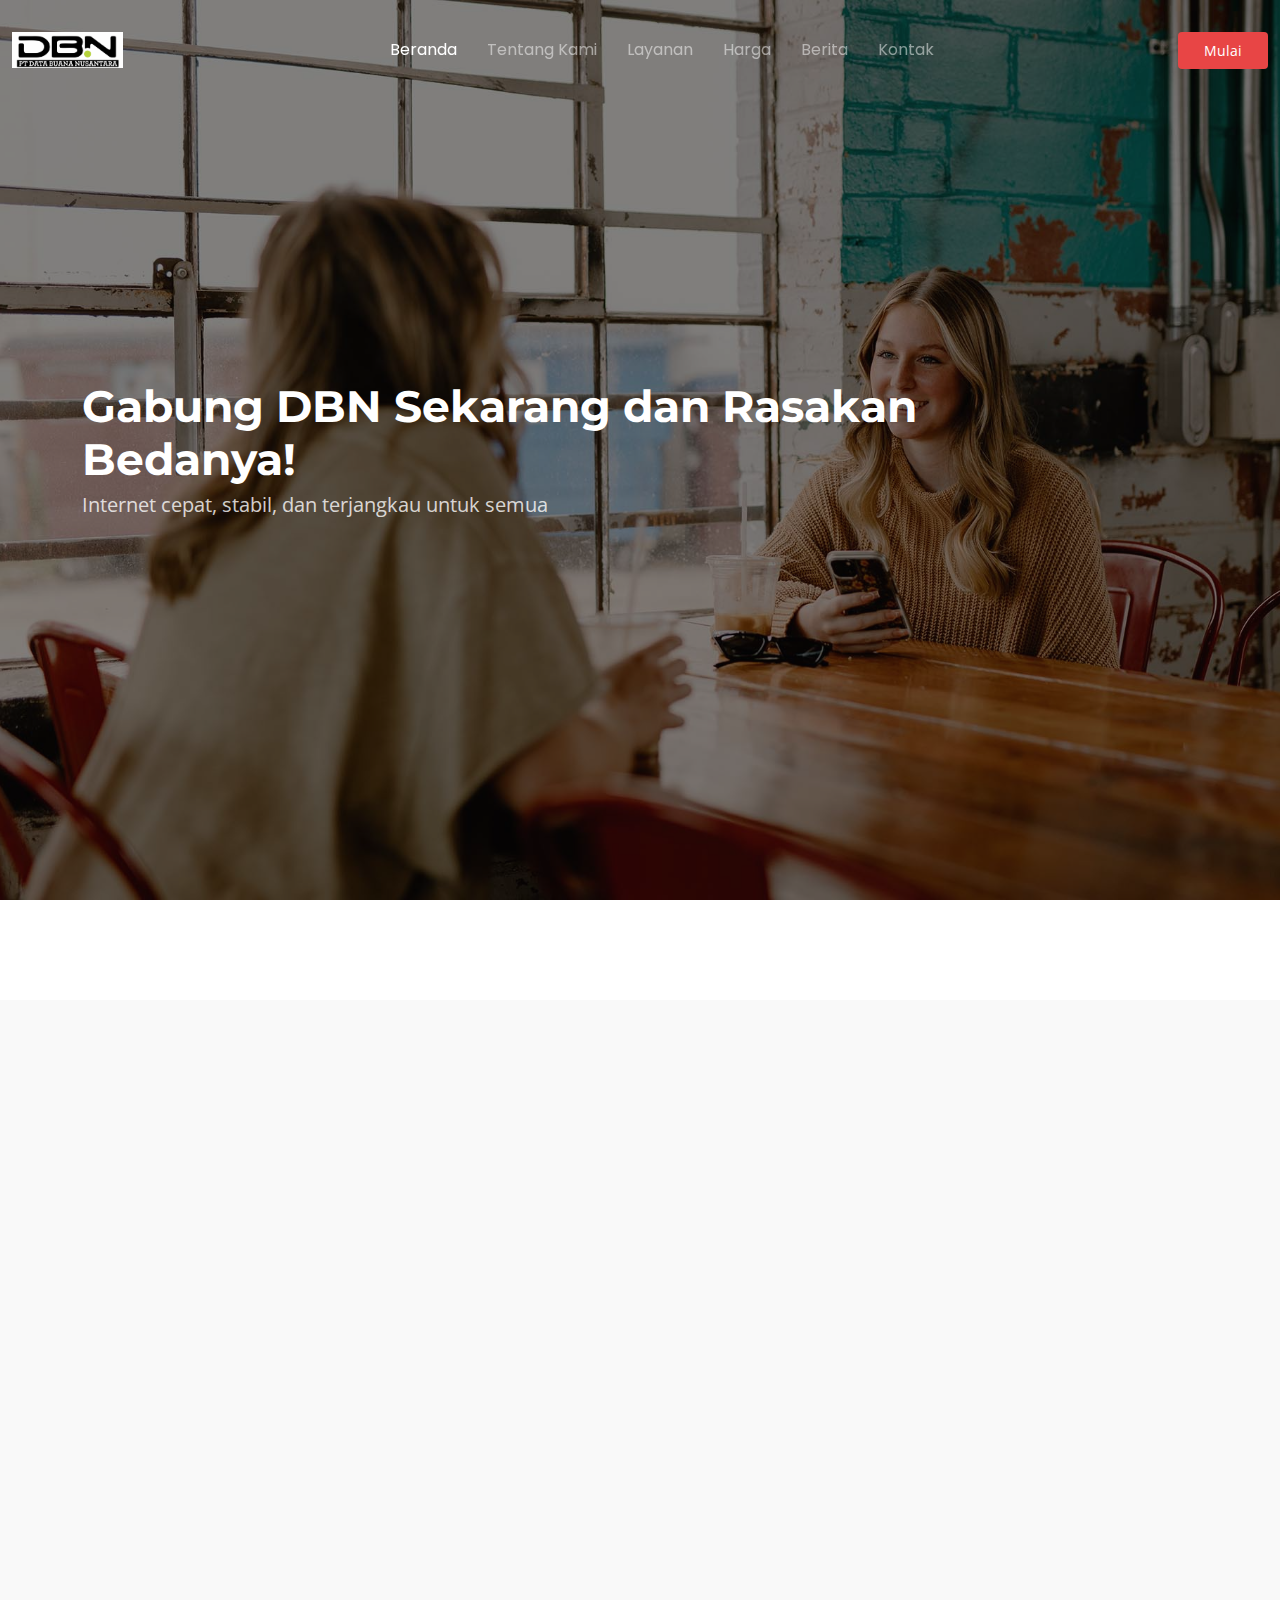
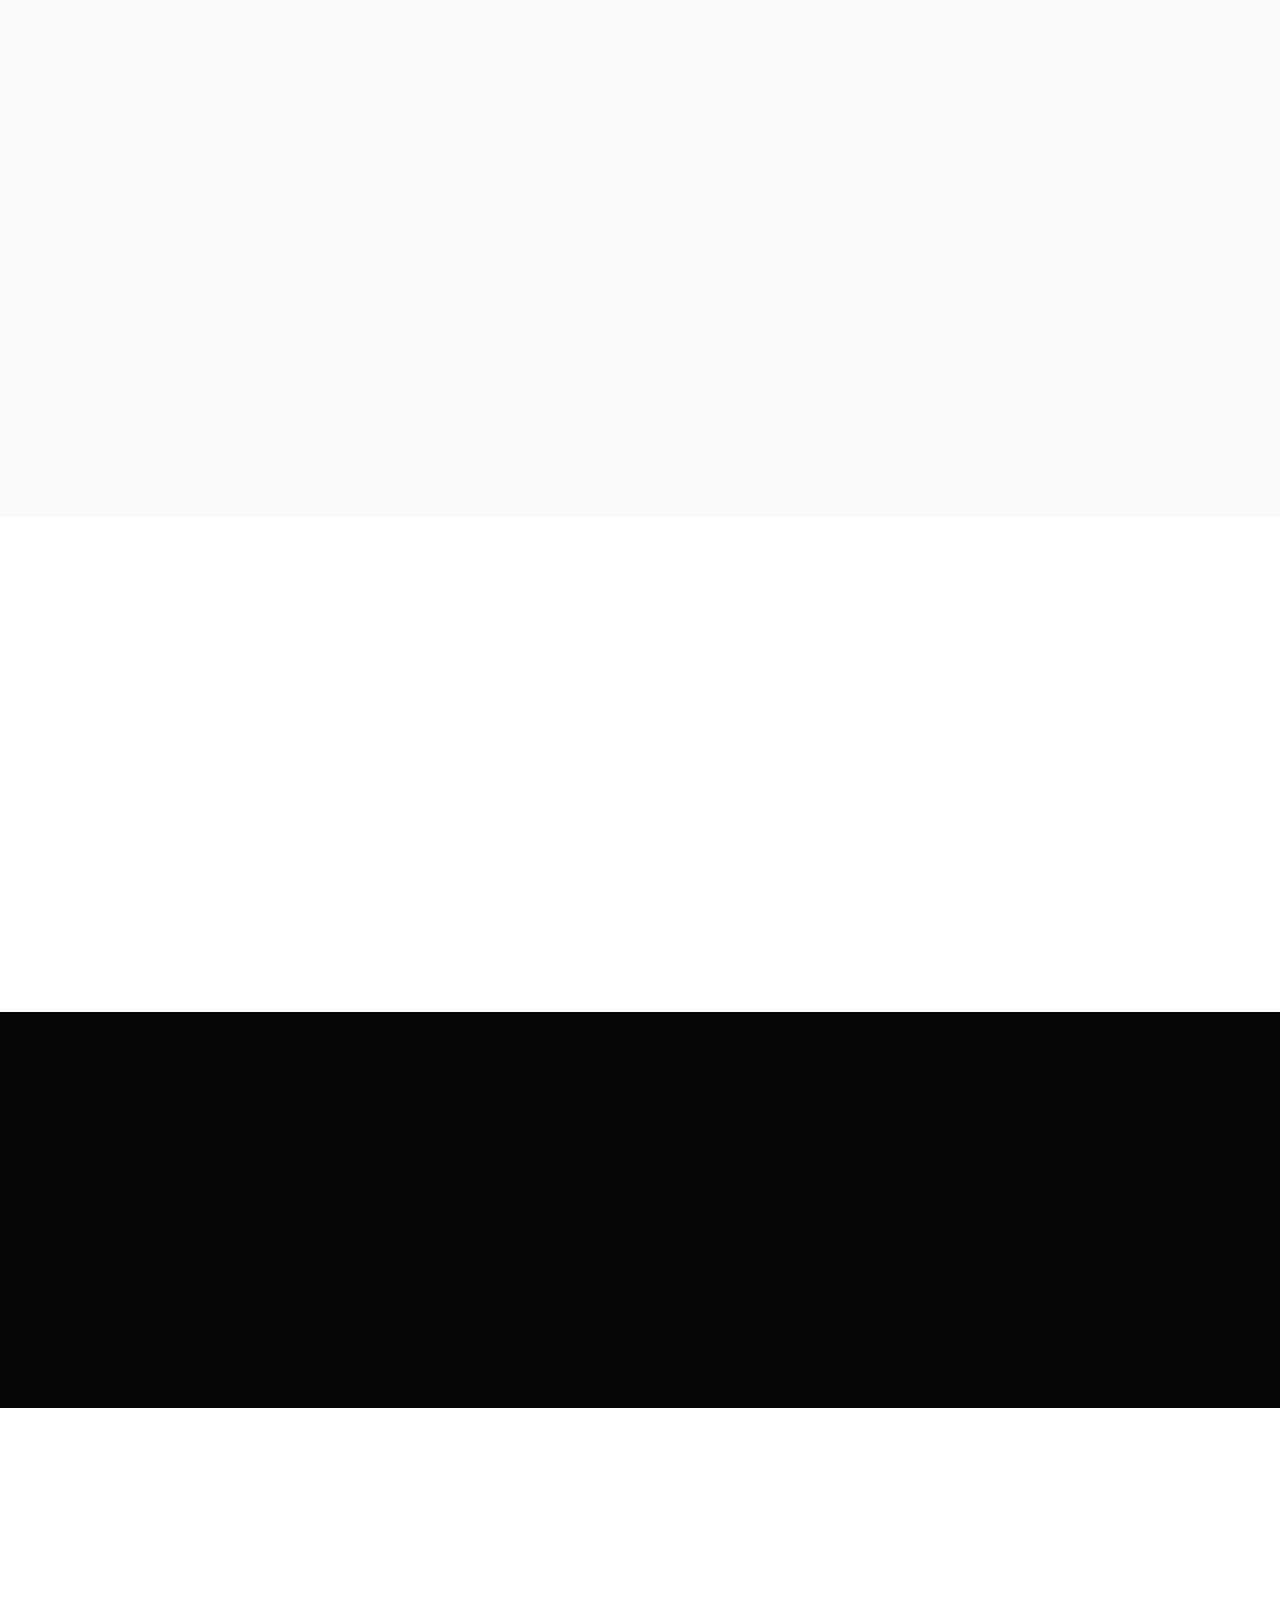
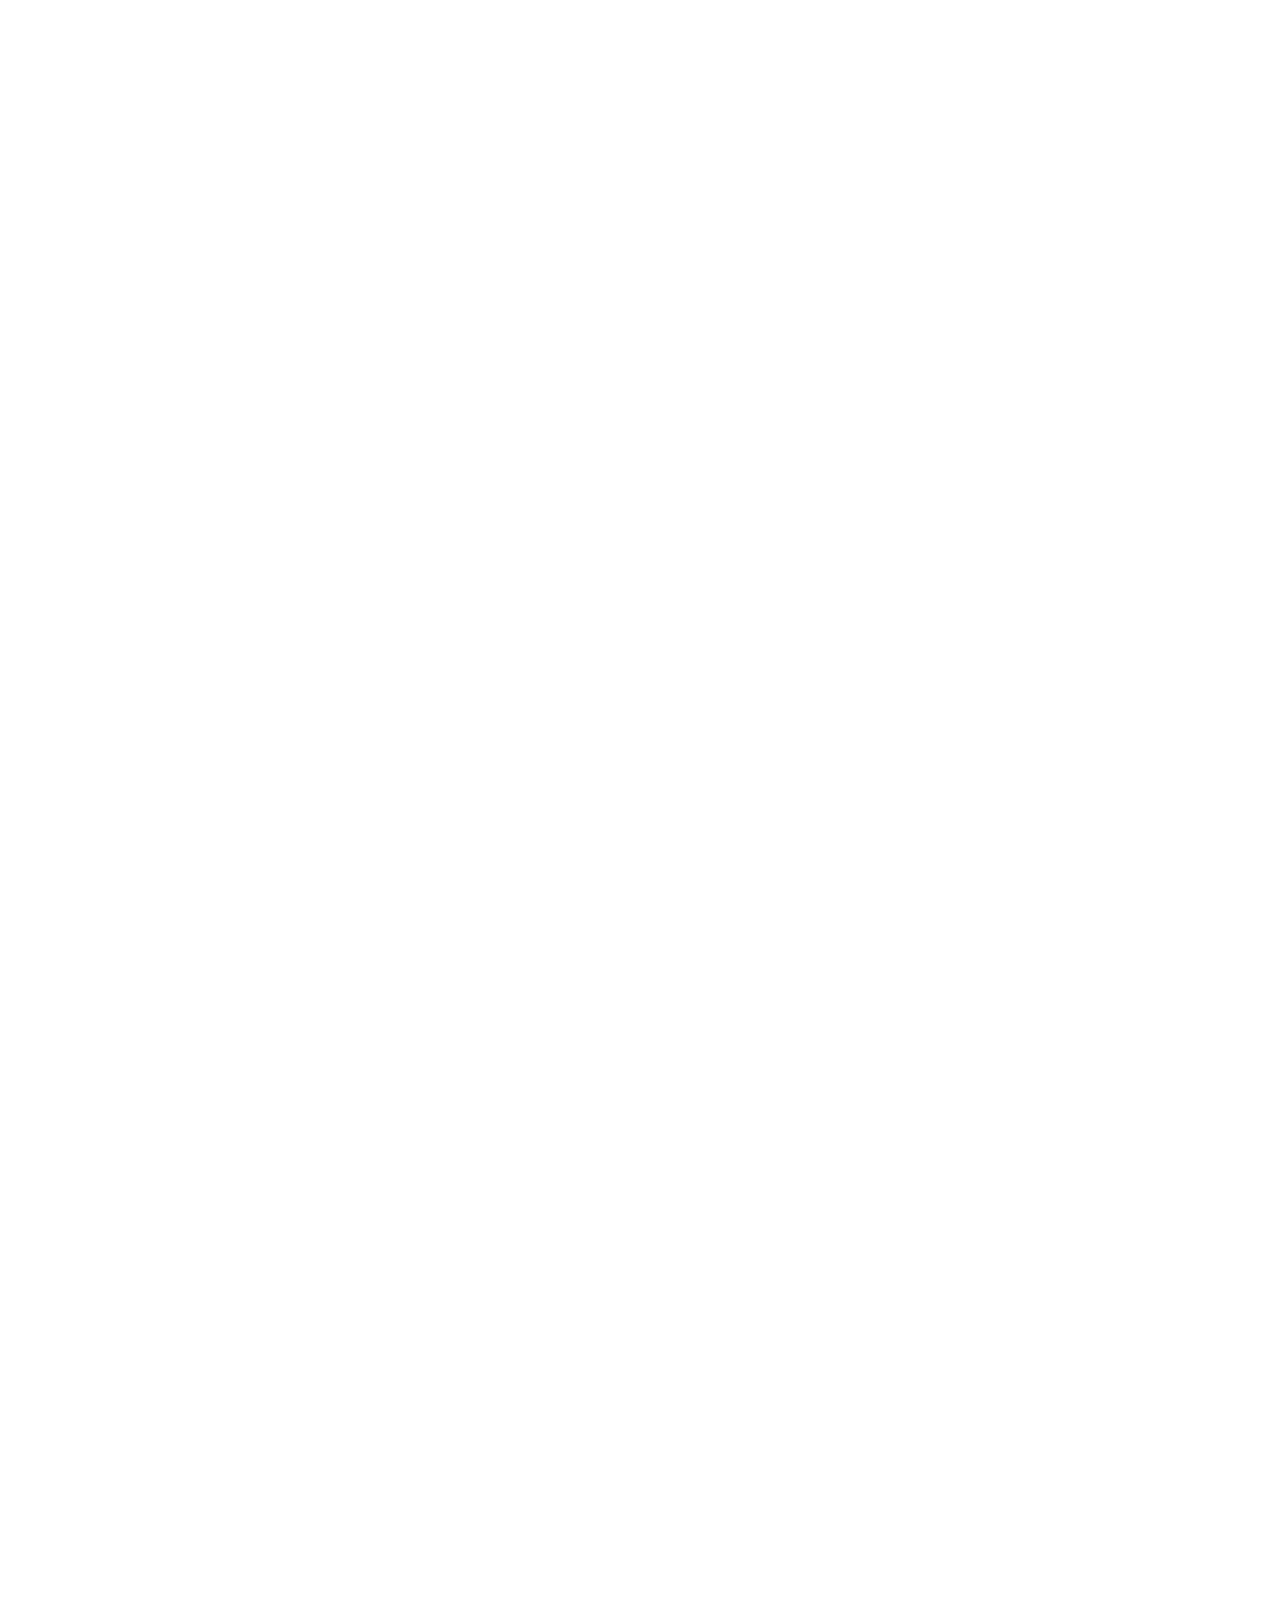
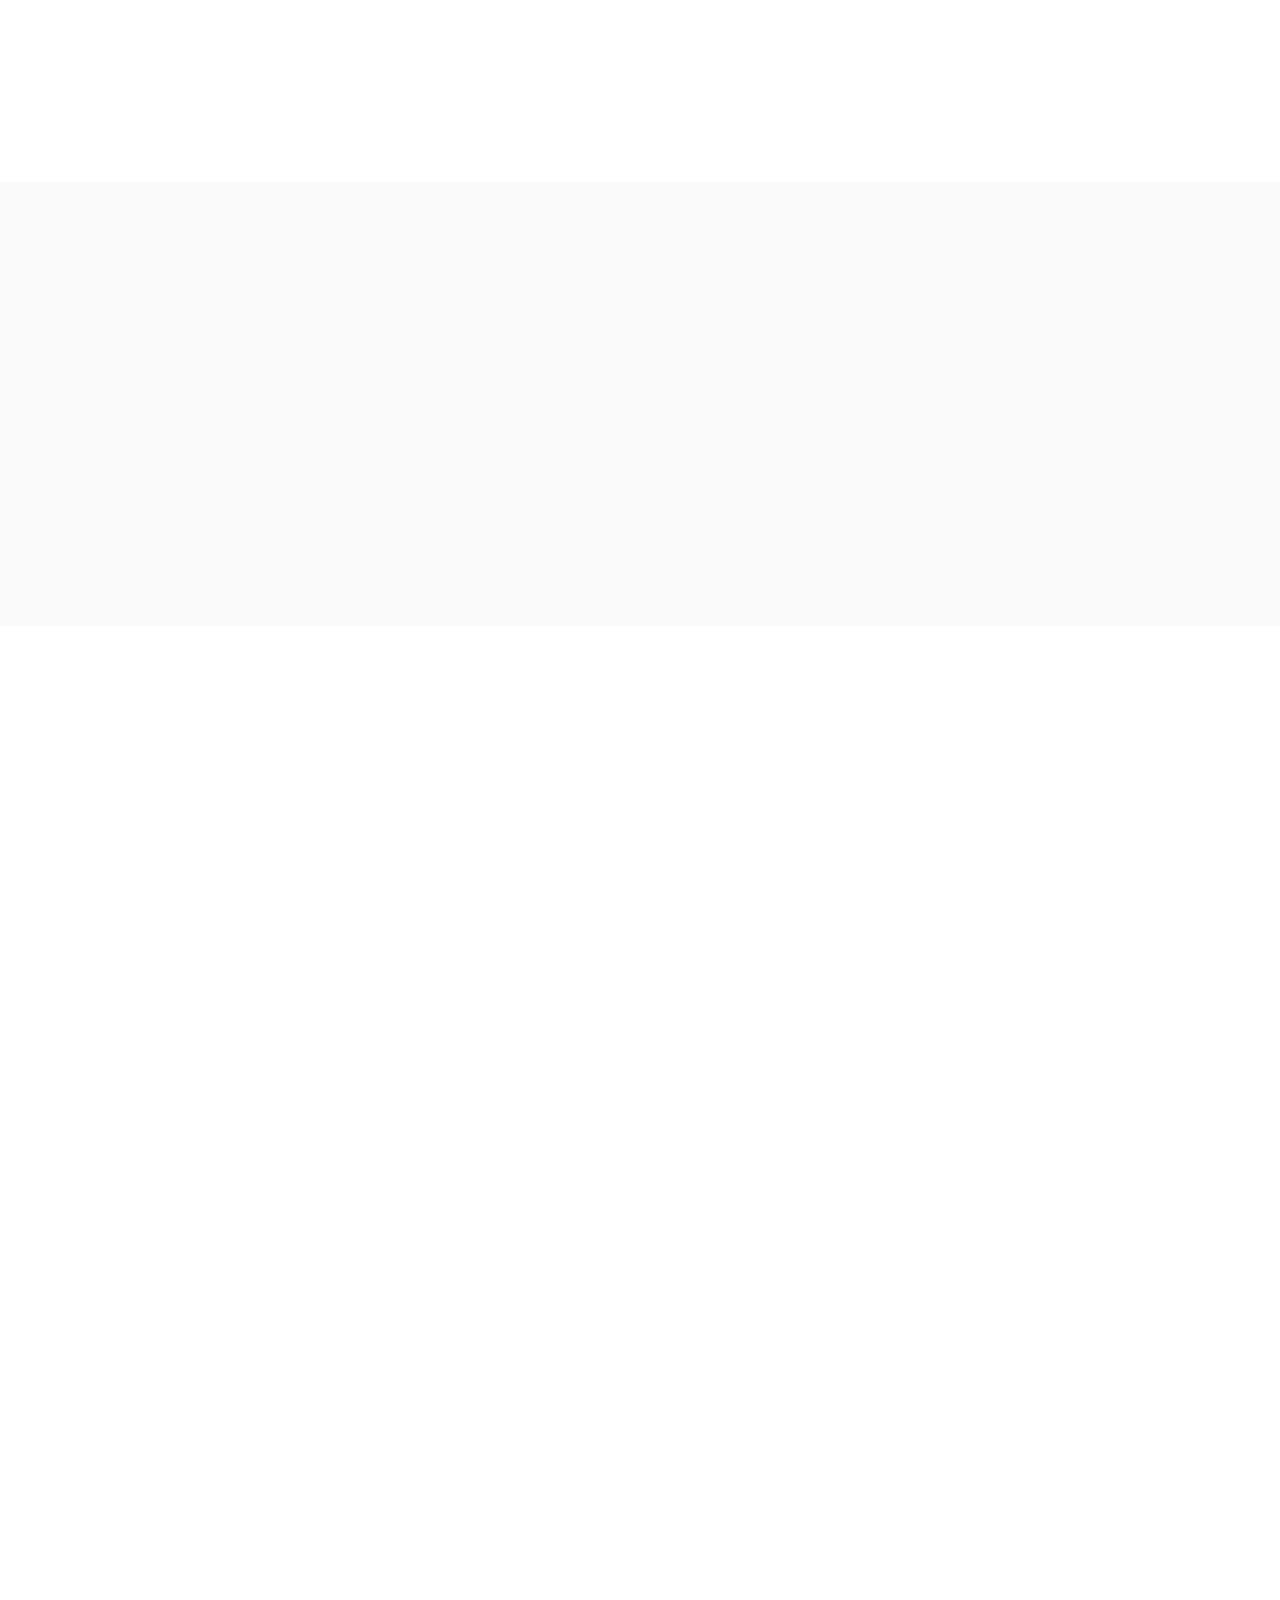
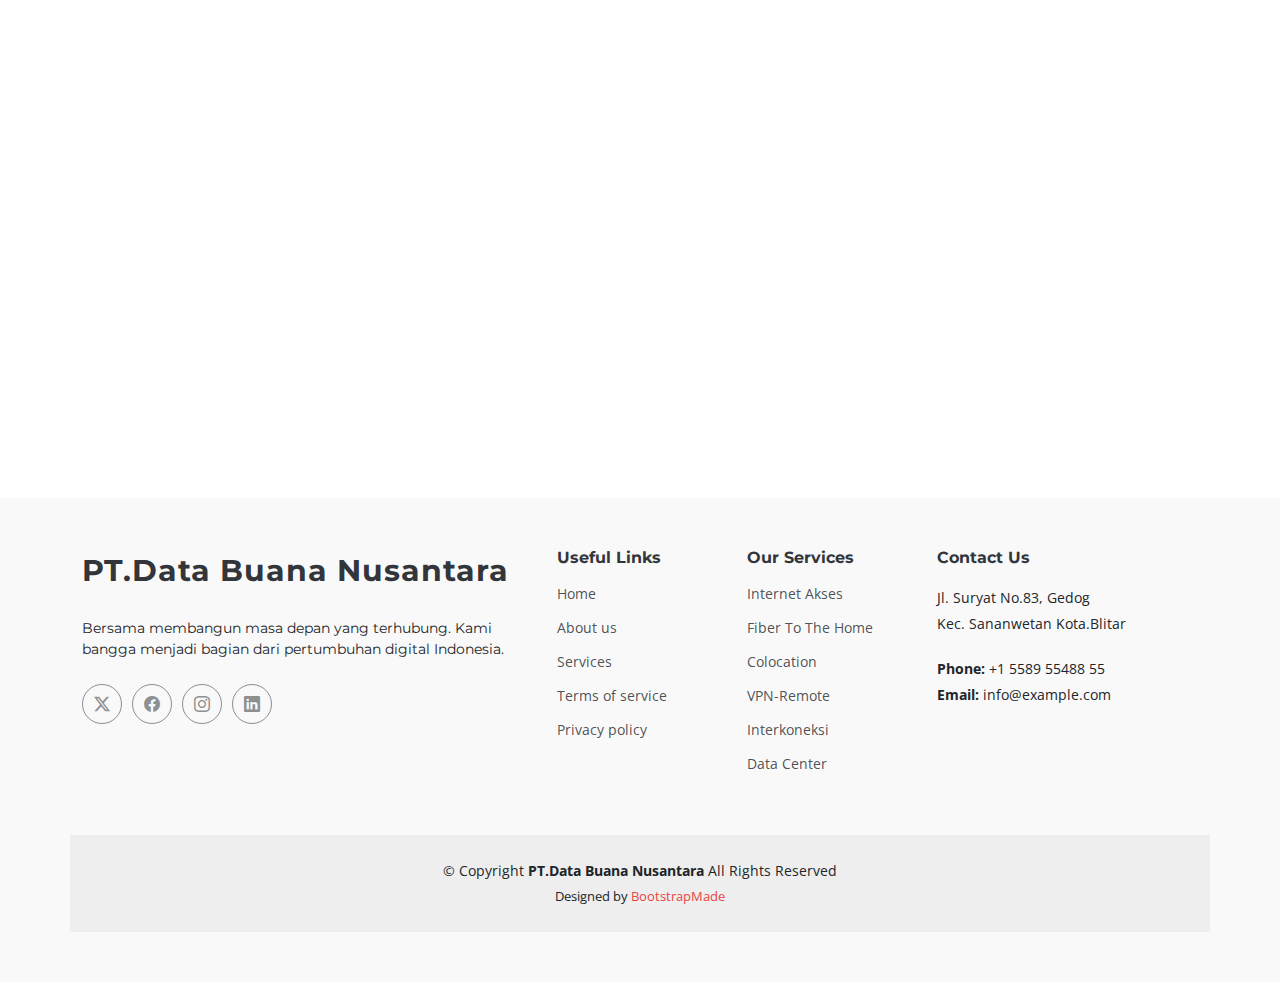
<file: in.html>
<!DOCTYPE html>
<html lang="en">

<head>
  <meta charset="utf-8">
  <meta content="width=device-width, initial-scale=1.0" name="viewport">
  <title>DBN</title>
  <meta content="" name="description">
  <meta content="" name="keywords">

  <!-- Favicons -->
  <link href="assets/img/DBN Logo.png" rel="icon">
  <link href="assets/img/DBN Logo.png" rel="logo">

  <!-- Fonts -->
  <link href="https://fonts.googleapis.com" rel="preconnect">
  <link href="https://fonts.gstatic.com" rel="preconnect" crossorigin>
  <link
    href="https://fonts.googleapis.com/css2?family=Open+Sans:ital,wght@0,300;0,400;0,500;0,600;0,700;0,800;1,300;1,400;1,500;1,600;1,700;1,800&family=Montserrat:ital,wght@0,100;0,200;0,300;0,400;0,500;0,600;0,700;0,800;0,900;1,100;1,200;1,300;1,400;1,500;1,600;1,700;1,800;1,900&family=Poppins:ital,wght@0,100;0,200;0,300;0,400;0,500;0,600;0,700;0,800;0,900;1,100;1,200;1,300;1,400;1,500;1,600;1,700;1,800;1,900&display=swap"
    rel="stylesheet">
  <link rel="stylesheet" href="https://cdnjs.cloudflare.com/ajax/libs/font-awesome/6.0.0-beta3/css/all.min.css">


  <!-- Vendor CSS Files -->
  <link href="assets/vendor/bootstrap/css/bootstrap.min.css" rel="stylesheet">
  <link href="assets/vendor/bootstrap-icons/bootstrap-icons.css" rel="stylesheet">
  <link href="assets/vendor/aos/aos.css" rel="stylesheet">
  <link href="assets/vendor/glightbox/css/glightbox.min.css" rel="stylesheet">
  <link href="assets/vendor/swiper/swiper-bundle.min.css" rel="stylesheet">

  <!-- Main CSS File -->
  <link href="assets/css/main.css" rel="stylesheet">

  <!-- =======================================================
  * Template Name: Append
  * Template URL: https://bootstrapmade.com/append-bootstrap-website-template/
  * Updated: Jun 29 2024 with Bootstrap v5.3.3
  * Author: BootstrapMade.com
  * License: https://bootstrapmade.com/license/
  ======================================================== -->
</head>

<body class="index-page">

  <header id="header" class="header d-flex align-items-center fixed-top">
    <div class="container-fluid position-relative d-flex align-items-center justify-content-between">

      <a href="index.html" class="logo d-flex align-items-center me-auto me-xl-0">
        <!-- Uncomment the line below if you also wish to use an image logo -->
        <img src="assets/img/DBN Logo.png" alt="">
        <!-- <h1 class="sitename">DBN</h1><span>.</span> -->
      </a>

      <nav id="navmenu" class="navmenu">
        <ul>
          <li><a href="index.html#hero" class="active">Beranda</a></li>
          <li><a href="index.html#about">Tentang Kami</a></li>
          <li><a href="index.html#services">Layanan</a></li>
          <!-- <li><a href="index.html#portfolio">Portfolio</a></li> -->
          <li><a href="index.html#pricing">Harga</a></li>
          <!-- <li><a href="index.html#team">Team</a></li> -->
          <li><a href="blog.html">Berita</a></li>
          <!-- <li class="dropdown"><a href="#"><span>Dropdown</span> <i class="bi bi-chevron-down toggle-dropdown"></i></a>
            <ul>
              <li><a href="#">Dropdown 1</a></li>
              <li class="dropdown"><a href="#"><span>Deep Dropdown</span> <i class="bi bi-chevron-down toggle-dropdown"></i></a>
                <ul>
                  <li><a href="#">Deep Dropdown 1</a></li>
                  <li><a href="#">Deep Dropdown 2</a></li>
                  <li><a href="#">Deep Dropdown 3</a></li>
                  <li><a href="#">Deep Dropdown 4</a></li>
                  <li><a href="#">Deep Dropdown 5</a></li>
                </ul>
              </li>
              <li><a href="#">Dropdown 2</a></li>
              <li><a href="#">Dropdown 3</a></li>
              <li><a href="#">Dropdown 4</a></li>
            </ul>
          </li> -->
          <li><a href="index.html#contact">Kontak</a></li>
        </ul>
        <i class="mobile-nav-toggle d-xl-none bi bi-list"></i>
      </nav>

      <a class="btn-getstarted" href="index.html#about">Mulai</a>

    </div>
  </header>

  <main class="main">

    <!-- Hero Section -->
    <section id="hero" class="hero section dark-background">

      <img src="assets/img/hero-bg.jpg" alt="" data-aos="fade-in">

      <div class="container">
        <div class="row">
          <div class="col-lg-10">
            <h2 data-aos="fade-up" data-aos-delay="100">Gabung DBN Sekarang dan Rasakan Bedanya!</h2>
            <p data-aos="fade-up" data-aos-delay="200">Internet cepat, stabil, dan terjangkau untuk semua</p>
          </div>
          <!-- <div class="col-lg-5" data-aos="fade-up" data-aos-delay="300">
            <form action="forms/newsletter.php" method="post" class="php-email-form">
              <div class="sign-up-form"><input type="email" name="email"><input type="submit" value="Subscribe"></div>
              <div class="loading">Loading</div>
              <div class="error-message"></div>
              <div class="sent-message">Your subscription request has been sent. Thank you!</div>
            </form>
          </div> -->
        </div>
      </div>

    </section><!-- /Hero Section -->

    <!-- Clients Section -->
    <section id="clients" class="clients section">
      <div class="container" data-aos="fade-up">
        <div class="row gy-4">
          <div class="col-xl-2 col-md-3 col-6 client-logo">
            <img src="assets/img/clients/logo1.png" class="img-fluid" alt="">
          </div><!-- End Client Item -->
          <div class="col-xl-2 col-md-3 col-6 client-logo">
            <img src="assets/img/clients/logo2.png" class="img-fluid" alt="">
          </div><!-- End Client Item -->
          <div class="col-xl-2 col-md-3 col-6 client-logo">
            <img src="assets/img/clients/logo3.png" class="img-fluid" alt="">
          </div><!-- End Client Item -->
          <div class="col-xl-2 col-md-3 col-6 client-logo">
            <img src="assets/img/clients/logo4.png" class="img-fluid" alt="">
          </div><!-- End Client Item -->
          <div class="col-xl-2 col-md-3 col-6 client-logo">
            <img src="assets/img/clients/logo5.png" class="img-fluid" alt="">
          </div><!-- End Client Item -->
        </div>
      </div>
    </section>
    
    <!-- /Clients Section -->

    <!-- About Section -->
    <section id="about" class="about section light-background">
      <div class="container" data-aos="fade-up" data-aos-delay="100">
        <div class="row align-items-xl-center gy-5">

          <div class="col-xl-5 content">
            <h3>Tentang Kami</h3>
            <h2>PT. Data Buana Nusantara</h2>
            <p>Memberikan layanan internet connection dengan berbagai media wireless dan fiber optic. Solusi yang
              kreatif serta komitmen atas layanannya, kami percaya mampu memberikan jasa yang berkualitas, konsisten,
              dan memiliki nilai tambah demi tercapainya tujuan bersama. Ditunjang dengan server berteknologi tinggi
              yang akan menghasilkan layanan yang supercepat dengan support team 24 jam.</p>
            <a href="#" class="read-more"><span>Baca Selengkapnya</span><i class="bi bi-arrow-right"></i></a>
          </div>

          <div class="col-xl-7">
            <div class="row gy-4 icon-boxes">

              <div class="col-md-6" data-aos="fade-up" data-aos-delay="200">
                <div class="icon-box">
                  <i class="bi bi-trophy"></i>
                  <h3>Kualitas Hasil</h3>
                  <p>DBN ditenagai oleh tenaga profesional di bidangnya agar mendapat hasil maksimal.</p>
                </div>
              </div> <!-- End Icon Box -->

              <div class="col-md-6" data-aos="fade-up" data-aos-delay="300">
                <div class="icon-box">
                  <i class="bi bi-bar-chart"></i>
                  <h3>Analisa</h3>
                  <p>DBN akan terus berupaya agar anda mendapat layanan maksimal demi kebutuhan kerja anda.</p>
                </div>
              </div> <!-- End Icon Box -->

              <div class="col-md-6" data-aos="fade-up" data-aos-delay="400">
                <div class="icon-box">
                  <i class="bi bi-wallet2"></i>
                  <h3>Harga Terjangkau</h3>
                  <p>Layanan DBN sangatlah terjangkau, jadi tunggu apa lagi.</p>
                </div>
              </div> <!-- End Icon Box -->

              <div class="col-md-6" data-aos="fade-up" data-aos-delay="500">
                <div class="icon-box">
                  <i class="bi bi-geo-alt"></i>
                  <h3>Sangat Mudah</h3>
                  <p>Area coverage DBN cukup luas, jadi anda sangat mudah menjumpai kantor cabang kami.</p>
                </div>
              </div> <!-- End Icon Box -->

              <div class="col-md-6" data-aos="fade-up" data-aos-delay="600">
                <div class="icon-box">
                  <i class="bi bi-headset"></i>
                  <h3>Free Support</h3>
                  <p>DBN menyediakan free support 24 jam guna menunjang pekerjaan anda.</p>
                </div>
              </div> <!-- End Icon Box -->

              <div class="col-md-6" data-aos="fade-up" data-aos-delay="700">
                <div class="icon-box">
                  <i class="bi bi-graph-up"></i>
                  <h3>Meningkat secara Efektif</h3>
                  <p>Kami pastikan usaha anda akan melonjak drastis.</p>
                </div>
              </div> <!-- End Icon Box -->

            </div>
          </div>

        </div>

      </div>
    </section>
    <!-- /About Section -->

    <!-- Features Section -->
    <section id="features" class="features section">
      <div class="container">
        <div class="row gy-4 align-items-center features-item">
          <div class="col-lg-5 order-2 order-lg-1" data-aos="fade-up" data-aos-delay="200">
            <h3>Internet Supercepat</h3>
            <p>
              Performa jaringan Data Buana Nusantara merupakan salah satu yang terbaik di Indonesia. dengan server
              teknologi terkini yang mempunyai kehandalan siap untuk melayani pekerjaan anda.
            </p>
            <a href="#" class="read-more"><span>Baca Selengkapnya</span><i class="bi bi-arrow-right"></i></a>
          </div>
          <div class="col-lg-7 order-1 order-lg-2 d-flex align-items-center" data-aos="zoom-out" data-aos-delay="100">
            <div class="image-stack">
              <img src="assets/img/tes.jpg" alt="" class="stack-front">
              <img src="assets/img/tes4.jpg" alt="" class="stack-back">
            </div>
          </div>
        </div><!-- Features Item -->
      </div>
    </section>
    <!-- /Features Section -->



    <!-- Stats Section -->
    <section id="stats" class="stats section dark-background">

      <img src="assets/img/stats-bg.jpg" alt="" data-aos="fade-in">

      <div class="container position-relative" data-aos="fade-up" data-aos-delay="100">

        <div class="row gy-4">

          <div class="col-lg-3 col-md-6">
            <div class="stats-item text-center w-100 h-100">
              <span data-purecounter-start="0" data-purecounter-end="125" data-purecounter-duration="1"
                class="purecounter"></span>
              <p>Project aktif</p>
            </div>
          </div><!-- End Stats Item -->

          <div class="col-lg-3 col-md-6">
            <div class="stats-item text-center w-100 h-100">
              <span data-purecounter-start="0" data-purecounter-end="200" data-purecounter-duration="1"
                class="purecounter"></span>
              <p>Pertumbuhan area</p>
            </div>
          </div><!-- End Stats Item -->

          <div class="col-lg-3 col-md-6">
            <div class="stats-item text-center w-100 h-100">
              <span data-purecounter-start="0" data-purecounter-end="530" data-purecounter-duration="1"
                class="purecounter"></span>
              <p>Project selesai</p>
            </div>
          </div><!-- End Stats Item -->

          <div class="col-lg-3 col-md-6">
            <div class="stats-item text-center w-100 h-100">
              <span data-purecounter-start="0" data-purecounter-end="941" data-purecounter-duration="1"
                class="purecounter"></span>
              <p>Kepuasan pelanggan</p>
            </div>
          </div><!-- End Stats Item -->

        </div>

      </div>

    </section><!-- /Stats Section -->

    <!-- Services Section -->
    <section id="services" class="services section">
      <!-- Section Title -->
      <div class="container section-title" data-aos="fade-up">
        <h2>Jelajahi Layanan Kami Menawarkan Untuk Anda</h2>
        <p><b>Data Buana Nusantara</b> adalah perusahaan teknologi dengan komitmen untuk terus berinovasi dan
          berinvestasi dalam menghadirkan layanan terbaik dan jaringan yang lebih luas bagi pelanggan kami. Komitmen ini
          didukung oleh Tim Engineering terbaik.</p>
      </div><!-- End Section Title -->
    
      <div class="container">
        <div class="row gy-4">
          <div class="col-lg-6" data-aos="fade-up" data-aos-delay="100">
            <div class="service-item d-flex">
              <div class="icon flex-shrink-0"><i class="bi bi-wifi"></i></div>
              <div>
                <h4 class="title"><a href="services-details.html" class="stretched-link">Internet Akses</a></h4>
                <p class="description">Internet akses supercepat siap melayani kebutuhan anda.</p>
              </div>
            </div>
          </div><!-- End Service Item -->
    
          <div class="col-lg-6" data-aos="fade-up" data-aos-delay="200">
            <div class="service-item d-flex">
              <div class="icon flex-shrink-0"><i class="bi bi-router"></i></div>
              <div>
                <h4 class="title"><a href="services-details.html" class="stretched-link">Fiber To The Home</a></h4>
                <p class="description">Layanan internet dengan sistem share tanpa batasan kuota (FUP) memberikan
                  dukungan kepada pelanggan untuk kebutuhan kerja dan sekolah dari rumah.</p>
              </div>
            </div>
          </div><!-- End Service Item -->
    
          <div class="col-lg-6" data-aos="fade-up" data-aos-delay="300">
            <div class="service-item d-flex">
              <div class="icon flex-shrink-0"><i class="bi bi-server"></i></div>
              <div>
                <h4 class="title"><a href="services-details.html" class="stretched-link">Colocation</a></h4>
                <p class="description">Tersedia beberapa lokasi data center terbesar di Indonesia dan Singapura.</p>
              </div>
            </div>
          </div><!-- End Service Item -->
    
          <div class="col-lg-6" data-aos="fade-up" data-aos-delay="400">
            <div class="service-item d-flex">
              <div class="icon flex-shrink-0"><i class="bi bi-shield-lock"></i></div>
              <div>
                <h4 class="title"><a href="services-details.html" class="stretched-link">VPN-Remote</a></h4>
                <p class="description">VPN-Remote berguna jika anda ingin meremote server Mikrotik dari manapun.</p>
              </div>
            </div>
          </div><!-- End Service Item -->
    
          <div class="col-lg-6" data-aos="fade-up" data-aos-delay="500">
            <div class="service-item d-flex">
              <div class="icon flex-shrink-0"><i class="bi bi-diagram-3"></i></div>
              <div>
                <h4 class="title"><a href="services-details.html" class="stretched-link">Interkoneksi</a></h4>
                <p class="description">Interkoneksi supercepat siap melayani kebutuhan anda.</p>
              </div>
            </div>
          </div><!-- End Service Item -->
    
          <div class="col-lg-6" data-aos="fade-up" data-aos-delay="600">
            <div class="service-item d-flex">
              <div class="icon flex-shrink-0"><i class="bi bi-building"></i></div>
              <div>
                <h4 class="title"><a href="services-details.html" class="stretched-link">Data Center</a></h4>
                <p class="description">Menyediakan berbagai layanan mencakup colocation, hosting, dan layanan terkait
                  lainnya. Tersedia Full Rack, Half Rack, serta Meet Me Room.</p>
              </div>
            </div>
          </div><!-- End Service Item -->
        </div>
      </div>
    </section>
    
    <!-- /Services Section -->



    <!-- Portfolio Section -->
    <!-- <section id="portfolio" class="portfolio section">
      
      <div class="container section-title" data-aos="fade-up">
        <h2>COLOCATION SERVER</h2>
      </div>

      <div class="container">
        <div class="table-responsive" data-aos="fade-up" data-aos-delay="200">
          <table class="table table-bordered table-hover table-striped">
            <thead>
              <tr>
                <th scope="col">Size</th>
                <th scope="col">Power</th>
                <th scope="col">IP Address</th>
                <th scope="col">Bandwidth</th>
                <th scope="col">Power Plug</th>
                <th scope="col">Harga</th>
                <th scope="col">Order</th>
              </tr>
            </thead>
            <tbody>
              <tr>
                <td>Promo 1U</td>
                <td>250W</td>
                <td>5 (/29 IPv4)</td>
                <td>100Mbps</td>
                <td>10Mbps</td>
                <td>1 Port</td>
                <td>Rp.550.000,-</td>
                <td><button class="btn btn-danger">Order</button></td>
              </tr>
              <tr>
                <td>1U Firewall/Router</td>
                <td>100W</td>
                <td>1 IPv4</td>
                <td>100Mbps</td>
                <td>10Mbps</td>
                <td>1 Port</td>
                <td>Rp.500.000,-</td>
                <td><button class="btn btn-danger">Order</button></td>
              </tr>
              <tr>
                <td>1U Server</td>
                <td>400W</td>
                <td>5 (/29 IPv4)</td>
                <td>100Mbps</td>
                <td>10Mbps</td>
                <td>1 Port</td>
                <td>Rp.850.000,-</td>
                <td><button class="btn btn-danger">Order</button></td>
              </tr>
              <tr>
                <td>2U Server</td>
                <td>400W</td>
                <td>5 (/29 IPv4)</td>
                <td>100Mbps</td>
                <td>10Mbps</td>
                <td>1 Port</td>
                <td>Rp.1.200.000,-</td>
                <td><button class="btn btn-danger">Order</button></td>
              </tr>
              <tr>
                <td>4U Server</td>
                <td>450W</td>
                <td>5 (/29 IPv4)</td>
                <td>100Mbps</td>
                <td>10Mbps</td>
                <td>1 Port</td>
                <td>Rp.1.800.000,-</td>
                <td><button class="btn btn-danger">Order</button></td>
              </tr>
              <tr>
                <td>Small Tower Case</td>
                <td>350W</td>
                <td>1 IPv4</td>
                <td>100Mbps</td>
                <td>10Mbps</td>
                <td>1 Port</td>
                <td>Rp.1.000.000,-</td>
                <td><button class="btn btn-danger">Order</button></td>
              </tr>
              <tr>
                <td>Full Tower Case</td>
                <td>450W</td>
                <td>1 IPv4</td>
                <td>100Mbps</td>
                <td>10Mbps</td>
                <td>1 Port</td>
                <td>Rp.1.500.000,-</td>
                <td><button class="btn btn-danger">Order</button></td>
              </tr>
            </tbody>
          </table>
        </div>
      </div>
    </section> -->
    <!-- /Portfolio Section -->

    <!-- Pricing Section -->
    <section id="pricing" class="pricing section">
      <!-- Section Title -->
      <div class="container section-title" data-aos="fade-up">
        <h2>Daftar Paket</h2>
      </div><!-- End Section Title -->
    
      <div class="container" data-aos="zoom-in" data-aos-delay="100">
        <div class="pricing-grid">
          <!-- Pricing Item 1 -->
          <div class="card pricing-item">
            <div class="card-body">
              <h3 class="card-title">ECONOMIC</h3>
              <div class="icon">
                <i class="fas fa-box"></i>
              </div>
              <h4><sup>Rp.</sup>100.000<span> / bln</span></h4>
              <p class="text-center small">24 Jam Internet Akses</p>
              <p class="text-center small">Unlimited Bandwidth</p>
              <p class="text-center small">Full Customer Support</p>
              <p class="text-center small">Online School Recomendation</p>
              <p class="text-center small">1-3 Gadget (Pengguna)</p>
              <div class="text-center"><a href="#" class=" buy-btn">Buy Now</a></div>
            </div>
          </div>
    
          <!-- Pricing Item 2 -->
          <div class="card pricing-item featured">
            <div class="card-body">
              <h3 class="card-title">PREMIUM</h3>
              <div class="icon">
                <i class="fas fa-rocket"></i>
              </div>
              <h4><sup>Rp.</sup>150.000<span> / bln</span></h4>
              <p class="text-center small">24 Jam Internet Akses</p>
              <p class="text-center small">Unlimited Bandwidth</p>
              <p class="text-center small">Full Customer Support</p>
              <p class="text-center small">Online School Recomendation</p>
              <p class="text-center small">1-6 Gadget (Pengguna)</p>
              <div class="text-center"><a href="#" class=" buy-btn">Buy Now</a></div>
            </div>
          </div>
    
          <!-- Pricing Item 3 -->
          <div class="card pricing-item">
            <div class="card-body">
              <h3 class="card-title">BUSINESS</h3>
              <div class="icon">
                <i class="fas fa-briefcase"></i>
              </div>
              <h4><sup>Rp.</sup>200.000<span> / bln</span></h4>
              <p class="text-center small">24 Jam Internet Akses</p>
              <p class="text-center small">Unlimited Bandwidth</p>
              <p class="text-center small">Full Customer Support</p>
              <p class="text-center small">Online School Recomendation</p>
              <p class="text-center small">1-9 Gadget (Pengguna)</p>
              <div class="text-center"><a href="#" class="buy-btn">Buy Now</a></div>
            </div>
          </div>
    
          <!-- Pricing Item 4 -->
          <div class="card pricing-item">
            <div class="card-body">
              <h3 class="card-title">DELUXE</h3>
              <div class="icon">
                <i class="fas fa-star"></i>
              </div>
              <h4><sup>Rp.</sup>300.000<span> / bln</span></h4>
              <p class="text-center small">24 Jam Internet Akses</p>
              <p class="text-center small">Unlimited Bandwidth</p>
              <p class="text-center small">Full Customer Support</p>
              <p class="text-center small">Online School Recomendation</p>
              <p class="text-center small">1-12 Gadget (Pengguna)</p>
              <div class="text-center"><a href="#" class="buy-btn">Buy Now</a></div>
            </div>
          </div>
    
          <!-- Pricing Item 5 -->
          <div class="card pricing-item">
            <div class="card-body">
              <h3 class="card-title">COZY</h3>
              <div class="icon">
                <i class="fas fa-couch"></i>
              </div>
              <h4><sup>Rp.</sup>500.000<span> / bln</span></h4>
              <p class="text-center small">24 Jam Internet Akses</p>
              <p class="text-center small">Unlimited Bandwidth</p>
              <p class="text-center small">Full Customer Support</p>
              <p class="text-center small">Online School Recomendation</p>
              <p class="text-center small">Lebih dari 12 Gadget (Pengguna)</p>
              <div class="text-center"><a href="#" class="buy-btn">Buy Now</a></div>
            </div>
          </div>
        </div><!-- End Pricing Grid -->
      </div>
    </section>
    
    

    <!-- /Pricing Section -->

    <!-- Faq Section -->

    <!-- /Faq Section -->

    <!-- Testimonials Section -->
    <section id="testimonials" class="testimonials section light-background">

      <div class="container">

        <div class="row align-items-center">

          <div class="col-lg-5 info" data-aos="fade-up" data-aos-delay="100">
            <h3>Testimonials</h3>
            <p>
              Apa yang dikatakan pelanggan tentang kami
            </p>
          </div>

          <div class="col-lg-7" data-aos="fade-up" data-aos-delay="200">

            <div class="swiper init-swiper">
              <script type="application/json" class="swiper-config">
                {
                  "loop": true,
                  "speed": 600,
                  "autoplay": {
                    "delay": 5000
                  },
                  "slidesPerView": "auto",
                  "pagination": {
                    "el": ".swiper-pagination",
                    "type": "bullets",
                    "clickable": true
                  }
                }
              </script>
              <div class="swiper-wrapper">

                <div class="swiper-slide">
                  <div class="testimonial-item">
                    <div class="d-flex">
                      <img src="assets/img/testimonials/testimonials-1.jpg" class="testimonial-img flex-shrink-0"
                        alt="">
                      <div>
                        <h3>Saul Goodman</h3>
                        <h4>Ceo &amp; Founder</h4>
                        <!-- <div class="stars">
                          <i class="bi bi-star-fill"></i><i class="bi bi-star-fill"></i><i
                            class="bi bi-star-fill"></i><i class="bi bi-star-fill"></i><i class="bi bi-star-fill"></i>
                        </div> -->
                      </div>
                    </div>
                    <p>
                      <i class="bi bi-quote quote-icon-left"></i>
                      <span>Layanan internet DBN telah menjadi andalan kami. Koneksi yang stabil dan cepat memudahkan
                        pekerjaan kami setiap hari. Dukungan pelanggan mereka juga sangat responsif. Terima kasih
                        DBN!</span>
                      <i class="bi bi-quote quote-icon-right"></i>
                    </p>
                  </div>
                </div><!-- End testimonial item -->

                <div class="swiper-slide">
                  <div class="testimonial-item">
                    <div class="d-flex">
                      <img src="assets/img/testimonials/testimonials-2.jpg" class="testimonial-img flex-shrink-0"
                        alt="">
                      <div>
                        <h3>Sara Wilsson</h3>
                        <h4>Designer</h4>
                        <!-- <div class="stars">
                          <i class="bi bi-star-fill"></i><i class="bi bi-star-fill"></i><i
                            class="bi bi-star-fill"></i><i class="bi bi-star-fill"></i><i class="bi bi-star-fill"></i>
                        </div> -->
                      </div>
                    </div>
                    <p>
                      <i class="bi bi-quote quote-icon-left"></i>
                      <span>Dengan DBN, kami tidak pernah khawatir tentang gangguan koneksi. Layanan mereka benar-benar
                        mempermudah pekerjaan kami, terutama saat melakukan video conference. Sangat
                        direkomendasikan!</span>
                      <i class="bi bi-quote quote-icon-right"></i>
                    </p>
                  </div>
                </div><!-- End testimonial item -->

                <div class="swiper-slide">
                  <div class="testimonial-item">
                    <div class="d-flex">
                      <img src="assets/img/testimonials/testimonials-3.jpg" class="testimonial-img flex-shrink-0"
                        alt="">
                      <div>
                        <h3>Jena Karlis</h3>
                        <h4>Store Owner</h4>
                        <!-- <div class="stars">
                          <i class="bi bi-star-fill"></i><i class="bi bi-star-fill"></i><i
                            class="bi bi-star-fill"></i><i class="bi bi-star-fill"></i><i class="bi bi-star-fill"></i>
                        </div> -->
                      </div>
                    </div>
                    <p>
                      <i class="bi bi-quote quote-icon-left"></i>
                      <span>DBN telah memberikan solusi internet terbaik untuk bisnis kami. Paket yang mereka tawarkan
                        sangat sesuai dengan kebutuhan kami dan tim support mereka sangat membantu. Layanan yang sangat
                        profesional!</span>
                      <i class="bi bi-quote quote-icon-right"></i>
                    </p>
                  </div>
                </div><!-- End testimonial item -->

                <div class="swiper-slide">
                  <div class="testimonial-item">
                    <div class="d-flex">
                      <img src="assets/img/testimonials/testimonials-4.jpg" class="testimonial-img flex-shrink-0"
                        alt="">
                      <div>
                        <h3>Matt Brandon</h3>
                        <h4>Freelancer</h4>
                        <!-- <div class="stars">
                          <i class="bi bi-star-fill"></i><i class="bi bi-star-fill"></i><i
                            class="bi bi-star-fill"></i><i class="bi bi-star-fill"></i><i class="bi bi-star-fill"></i>
                        </div> -->
                      </div>
                    </div>
                    <p>
                      <i class="bi bi-quote quote-icon-left"></i>
                      <span>Layanan DBN menawarkan kecepatan internet yang luar biasa. Kami mengalami peningkatan
                        produktivitas yang signifikan karena koneksi yang cepat dan stabil. Ini adalah investasi yang
                        sangat berharga!</span>
                      <i class="bi bi-quote quote-icon-right"></i>
                    </p>
                  </div>
                </div><!-- End testimonial item -->

                <div class="swiper-slide">
                  <div class="testimonial-item">
                    <div class="d-flex">
                      <img src="assets/img/testimonials/testimonials-5.jpg" class="testimonial-img flex-shrink-0"
                        alt="">
                      <div>
                        <h3>John Larson</h3>
                        <h4>Entrepreneur</h4>
                        <!-- <div class="stars">
                          <i class="bi bi-star-fill"></i><i class="bi bi-star-fill"></i><i
                            class="bi bi-star-fill"></i><i class="bi bi-star-fill"></i><i class="bi bi-star-fill"></i>
                        </div> -->
                      </div>
                    </div>
                    <p>
                      <i class="bi bi-quote quote-icon-left"></i>
                      <span>Paket yang ditawarkan DBN sangat sesuai dengan kebutuhan kami. Dengan harga yang terjangkau
                        dan layanan yang luar biasa, kami merasa mendapatkan nilai yang sangat baik untuk uang
                        kami.</span>
                      <i class="bi bi-quote quote-icon-right"></i>
                    </p>
                  </div>
                </div><!-- End testimonial item -->

              </div>
              <div class="swiper-pagination"></div>
            </div>

          </div>

        </div>

      </div>

    </section><!-- /Testimonials Section -->

    <!-- Recent Posts Section -->
    <section id="recent-posts" class="recent-posts section">

      <!-- Section Title -->
      <div class="container section-title" data-aos="fade-up">
        <h2>Berita & Artikel Terbaru</h2>
      </div><!-- End Section Title -->

      <div class="container">

        <div class="row gy-4">

          <div class="col-xl-4 col-md-6" data-aos="fade-up" data-aos-delay="100">
            <article>

              <div class="post-img">
                <img src="assets/img/blog/blog-1.jpg" alt="" class="img-fluid">
              </div>

              <!-- <p class="post-category">Politics</p> -->

              <h2 class="title">
                <a href="blog-details.html">Apa Itu Teknologi 5G, Sumber Sengketa Trump Vs Huawei...</a>
              </h2>
              <p class="card-text">Jakarta, CNBC Indonesia - Internet seluler "generasi kelima
                (fifth generation /
                5G)" yang sangat cepat sedang ramai dibahas di dunia lantaran menuai kontroversi
                karena dikembangkan
                oleh perusahaan China, Huawei Technologies, yang dicurigai sebagai alat
                pemerintah China
                memata-matai negara lain . . . </p>

              <!-- <div class="d-flex align-items-center">
                <img src="assets/img/blog/blog-author.jpg" alt="" class="img-fluid post-author-img flex-shrink-0">
                <div class="post-meta">
                  <p class="post-author">Maria Doe</p>
                  <p class="post-date">
                    <time datetime="2022-01-01">Jan 1, 2022</time>
                  </p>
                </div>
              </div> -->

            </article>
          </div><!-- End post list item -->

          <div class="col-xl-4 col-md-6" data-aos="fade-up" data-aos-delay="200">
            <article>

              <div class="post-img">
                <img src="assets/img/blog/blog-2.jpg" alt="" class="img-fluid">
              </div>

              <!-- <p class="post-category">Sports</p> -->

              <h2 class="title">
                <a href="blog-details.html">Mengenal Teknologi Fiber Optik (Serat Optik)</a>
              </h2>
              <p class="card-text">Seringkali saat melintas di jalan raya di daerah Blitar Jawa
                Timur, tim klikhost
                menemui galian serat optik, atau yang lebih dikenal dengan fiber optik. Yang
                kami herankan, kenapa
                tidak langsung dipasang beberapa selang fiber optik sekalian ya, biar tidak gali
                lubang tutup lubang
                yang tentunya menyita banyak biaya.. . </p>

              <!-- <div class="d-flex align-items-center">
                <img src="assets/img/blog/blog-author-2.jpg" alt="" class="img-fluid post-author-img flex-shrink-0">
                <div class="post-meta">
                  <p class="post-author">Allisa Mayer</p>
                  <p class="post-date">
                    <time datetime="2022-01-01">Jun 5, 2022</time>
                  </p>
                </div>
              </div> -->

            </article>
          </div><!-- End post list item -->

          <div class="col-xl-4 col-md-6" data-aos="fade-up" data-aos-delay="300">
            <article>

              <div class="post-img">
                <img src="assets/img/blog/blog-3.jpg" alt="" class="img-fluid">
              </div>

              <!-- <p class="post-category">Entertainment</p> -->

              <h2 class="title">
                <a href="blog-details.html">Apakah Pengertian Dari Wireless Internet Service Provider?..</a>
              </h2>
              <p class="card-text">Wireless Internet Service Provider (WISP) adalah penyedia
                layanan Internet yang
                memungkinkan pengguna untuk terhubung ke server melalui koneksi nirkabel seperti
                WiFi. WISP
                menyediakan layanan tambahan seperti jaringan pribadi virtual VoIP dan konten
                berbasis lokasi.. . .
              </p>

              <!-- <div class="d-flex align-items-center">
                <img src="assets/img/blog/blog-author-3.jpg" alt="" class="img-fluid post-author-img flex-shrink-0">
                <div class="post-meta">
                  <p class="post-author">Mark Dower</p>
                  <p class="post-date">
                    <time datetime="2022-01-01">Jun 22, 2022</time>
                  </p>
                </div>
              </div> -->

            </article>
          </div><!-- End post list item -->

        </div><!-- End recent posts list -->

      </div>

    </section><!-- /Recent Posts Section -->

    <!-- Contact Section -->
    <section id="contact" class="contact section">

      <!-- Section Title -->
      <div class="container section-title" data-aos="fade-up">
        <h2>Contact</h2>
      </div><!-- End Section Title -->

      <div class="container" data-aos="fade-up" data-aos-delay="100">

        <div class="row gy-4">

          <div class="col-lg-6">

            <div class="row gy-4">
              <div class="col-md-6">
                <div class="info-item" data-aos="fade" data-aos-delay="200">
                  <i class="bi bi-geo-alt"></i>
                  <h3>Alamat</h3>
                  <p>Jl. Suryat No.83, Gedog</p>
                  <p>Kec. Sananwetan Kota. Blitar</p>
                </div>
              </div><!-- End Info Item -->

              <div class="col-md-6">
                <div class="info-item" data-aos="fade" data-aos-delay="300">
                  <i class="bi bi-telephone"></i>
                  <h3>Call Us</h3>
                  <p>+1 5589 55488 55</p>
                  <p>+1 6678 254445 41</p>
                </div>
              </div><!-- End Info Item -->

              <div class="col-md-6">
                <div class="info-item" data-aos="fade" data-aos-delay="400">
                  <i class="bi bi-envelope"></i>
                  <h3>Email Us</h3>
                  <p>info@example.com</p>
                  <p>contact@example.com</p>
                </div>
              </div><!-- End Info Item -->

              <div class="col-md-6">
                <div class="info-item" data-aos="fade" data-aos-delay="500">
                  <i class="bi bi-clock"></i>
                  <h3>Open Hours</h3>
                  <p>Monday - Friday</p>
                  <p>9:00AM - 05:00PM</p>
                </div>
              </div><!-- End Info Item -->

            </div>

          </div>

          <div class="col-lg-6">
            <form action="forms/contact.php" method="post" class="php-email-form" data-aos="fade-up"
              data-aos-delay="200">
              <div class="row gy-4">

                <div class="col-md-6">
                  <input type="text" name="name" class="form-control" placeholder="Your Name" required="">
                </div>

                <div class="col-md-6 ">
                  <input type="email" class="form-control" name="email" placeholder="Your Email" required="">
                </div>

                <div class="col-12">
                  <input type="text" class="form-control" name="subject" placeholder="Subject" required="">
                </div>

                <div class="col-12">
                  <textarea class="form-control" name="message" rows="6" placeholder="Message" required=""></textarea>
                </div>

                <div class="col-12 text-center">
                  <div class="loading">Loading</div>
                  <div class="error-message"></div>
                  <div class="sent-message">Your message has been sent. Thank you!</div>

                  <button type="submit">Send Message</button>
                </div>

              </div>
            </form>
          </div><!-- End Contact Form -->

        </div>

      </div>

    </section><!-- /Contact Section -->

  </main>

  <footer id="footer" class="footer position-relative light-background">

    <div class="container footer-top">
      <div class="row gy-4">
        <div class="col-lg-5 col-md-12 footer-about">
          <a href="index.html" class="logo d-flex align-items-center">
            <span class="sitename">PT.Data Buana Nusantara</span>
          </a>
          <p>Bersama membangun masa depan yang terhubung. Kami bangga menjadi bagian dari pertumbuhan digital Indonesia.
          </p>
          <div class="social-links d-flex mt-4">
            <a href=""><i class="bi bi-twitter-x"></i></a>
            <a href=""><i class="bi bi-facebook"></i></a>
            <a href=""><i class="bi bi-instagram"></i></a>
            <a href=""><i class="bi bi-linkedin"></i></a>
          </div>
        </div>

        <div class="col-lg-2 col-6 footer-links">
          <h4>Useful Links</h4>
          <ul>
            <li><a href="#">Home</a></li>
            <li><a href="#">About us</a></li>
            <li><a href="#">Services</a></li>
            <li><a href="#">Terms of service</a></li>
            <li><a href="#">Privacy policy</a></li>
          </ul>
        </div>

        <div class="col-lg-2 col-6 footer-links">
          <h4>Our Services</h4>
          <ul>
            <li><a href="#">Internet Akses</a></li>
            <li><a href="#">Fiber To The Home</a></li>
            <li><a href="#">Colocation</a></li>
            <li><a href="#">VPN-Remote</a></li>
            <li><a href="#">Interkoneksi</a></li>
            <li><a href="#">Data Center</a></li>
          </ul>
        </div>

        <div class="col-lg-3 col-md-12 footer-contact text-center text-md-start">
          <h4>Contact Us</h4>
          <p>Jl. Suryat No.83, Gedog</p>
          <p>Kec. Sananwetan Kota.Blitar</p>
          <p class="mt-4"><strong>Phone:</strong> <span>+1 5589 55488 55</span></p>
          <p><strong>Email:</strong> <span>info@example.com</span></p>
        </div>

      </div>
    </div>

    <div class="container copyright text-center mt-4">
      <p>© <span>Copyright</span> <strong class="sitename">PT.Data Buana Nusantara</strong> <span>All Rights
          Reserved</span></p>
      <div class="credits">
        <!-- All the links in the footer should remain intact. -->
        <!-- You can delete the links only if you've purchased the pro version. -->
        <!-- Licensing information: https://bootstrapmade.com/license/ -->
        <!-- Purchase the pro version with working PHP/AJAX contact form: [buy-url] -->
        Designed by <a href="https://bootstrapmade.com/">BootstrapMade</a>
      </div>
    </div>

  </footer>

  <!-- Scroll Top -->
  <a href="#" id="scroll-top" class="scroll-top d-flex align-items-center justify-content-center"><i
      class="bi bi-arrow-up-short"></i></a>

  <!-- Preloader -->
  <div id="preloader"></div>

  <!-- Vendor JS Files -->
  <script src="assets/vendor/bootstrap/js/bootstrap.bundle.min.js"></script>
  <script src="assets/vendor/php-email-form/validate.js"></script>
  <script src="assets/vendor/aos/aos.js"></script>
  <script src="assets/vendor/glightbox/js/glightbox.min.js"></script>
  <script src="assets/vendor/purecounter/purecounter_vanilla.js"></script>
  <script src="assets/vendor/imagesloaded/imagesloaded.pkgd.min.js"></script>
  <script src="assets/vendor/isotope-layout/isotope.pkgd.min.js"></script>
  <script src="assets/vendor/swiper/swiper-bundle.min.js"></script>

  <!-- Main JS File -->
  <script src="assets/js/main.js"></script>

</body>

</html>
</file>
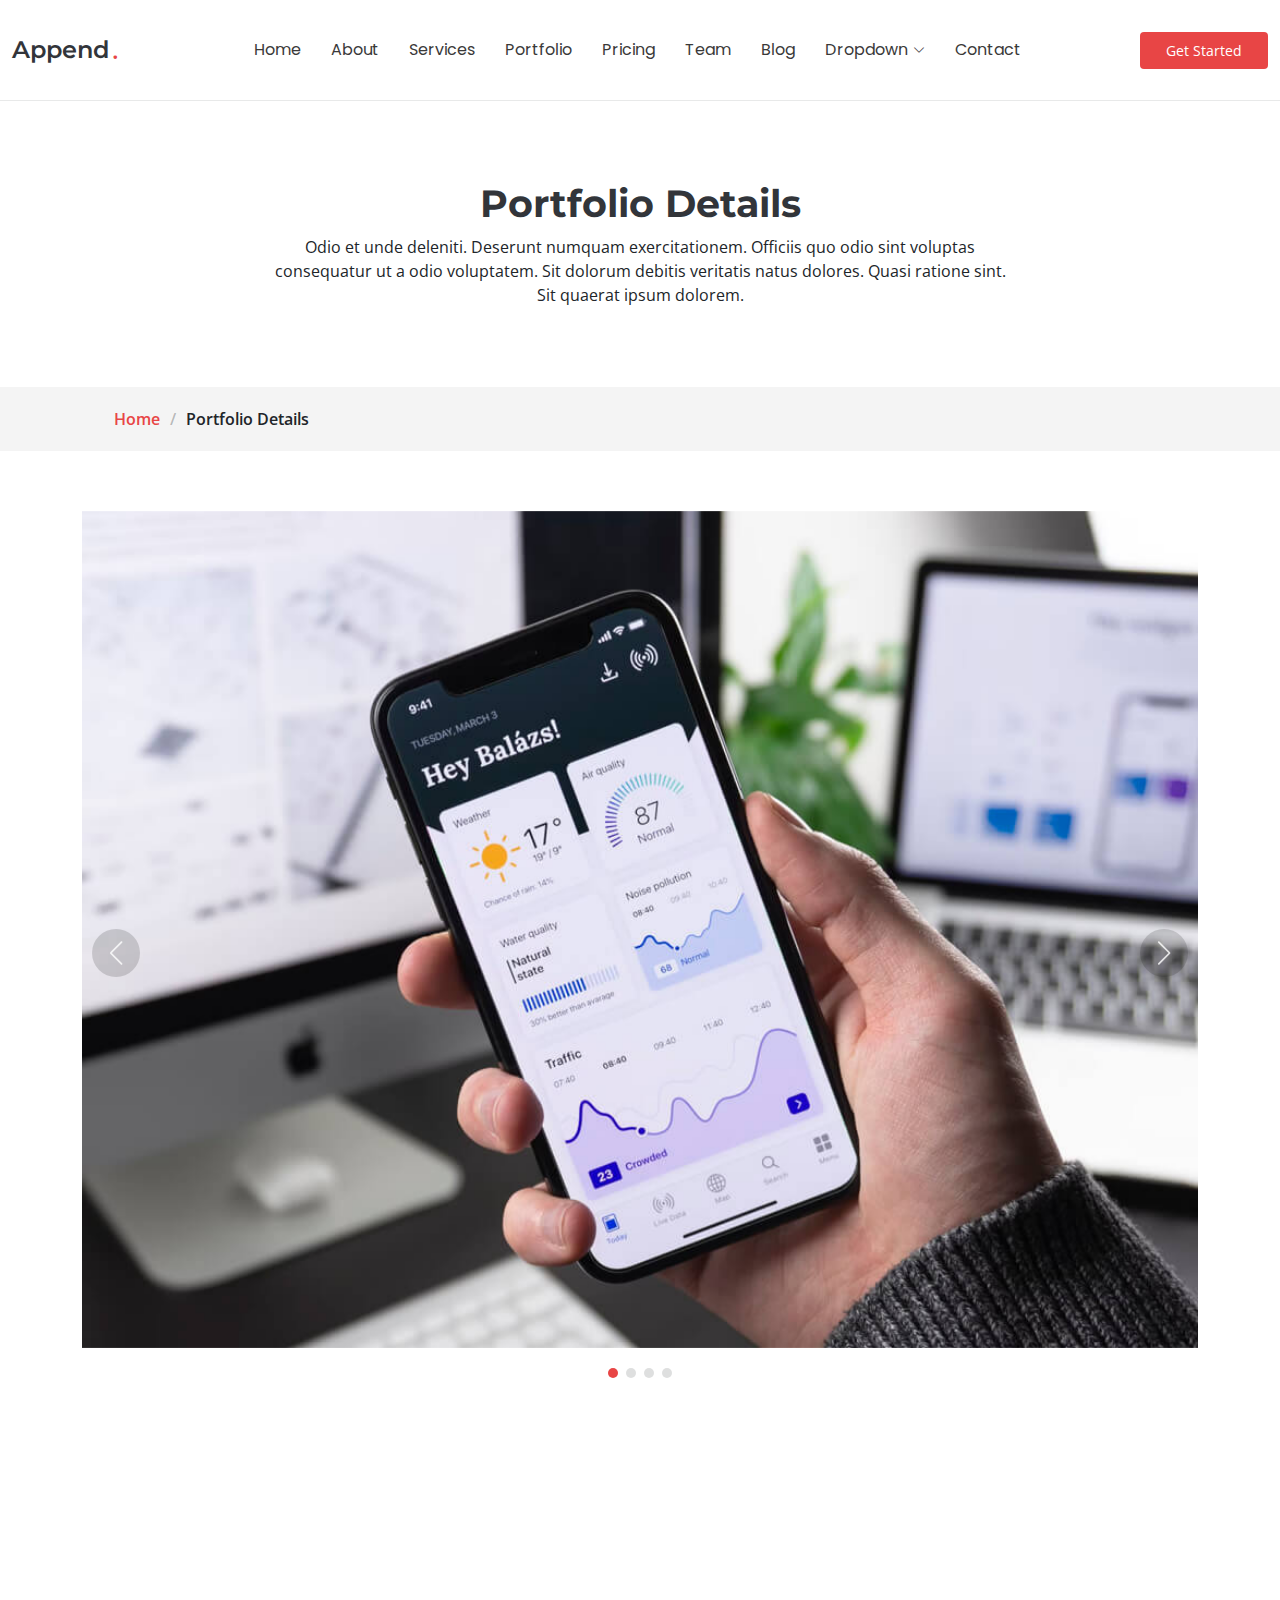
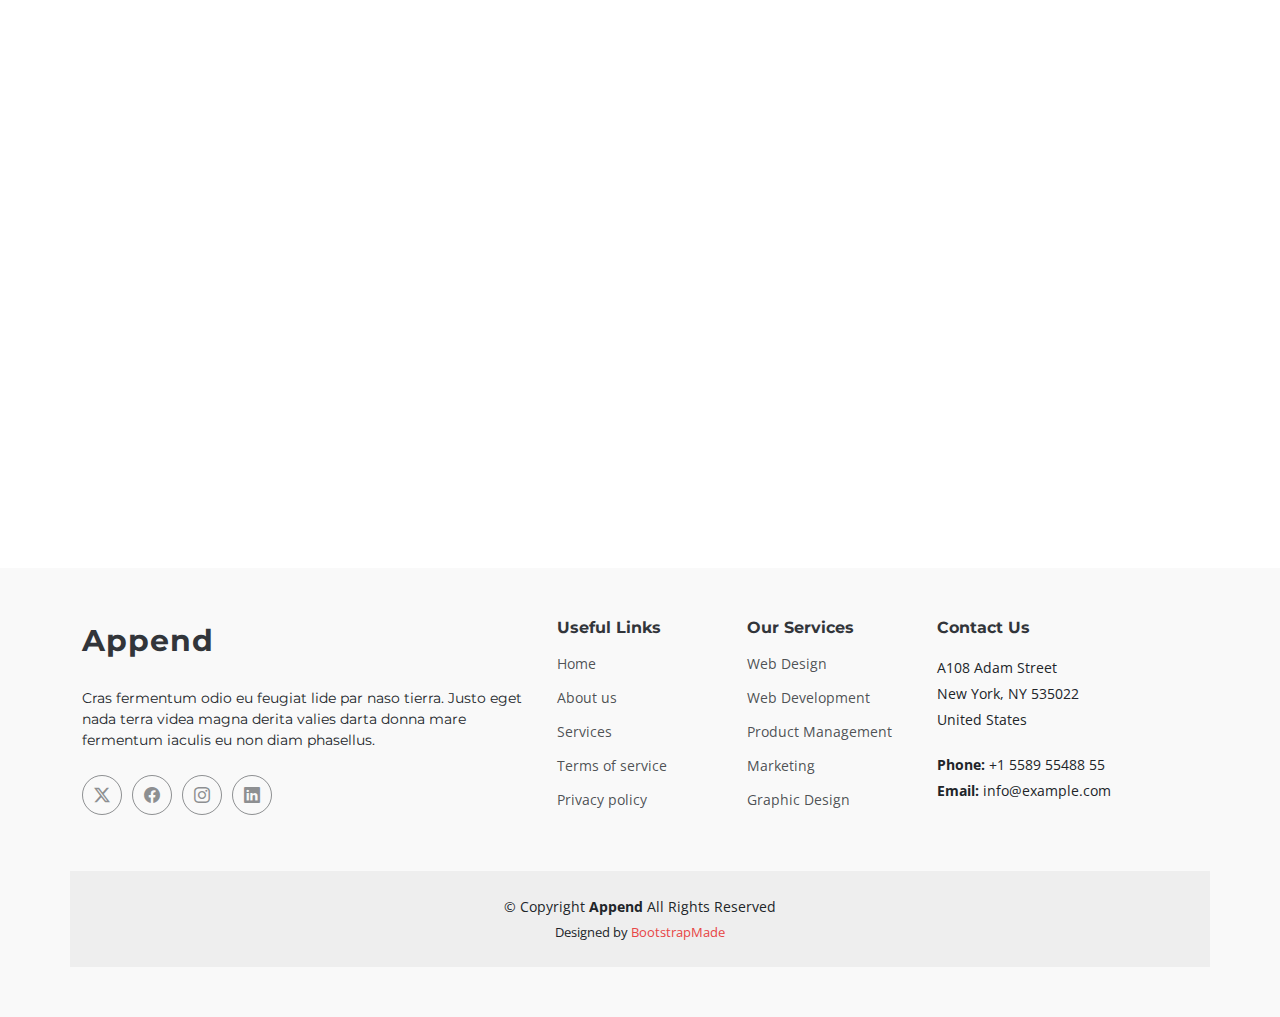
<file: portfolio-details.html>
<!DOCTYPE html>
<html lang="en">

<head>
  <meta charset="utf-8">
  <meta content="width=device-width, initial-scale=1.0" name="viewport">
  <title>Portfolio Details - Append Bootstrap Template</title>
  <meta content="" name="description">
  <meta content="" name="keywords">

  <!-- Favicons -->
  <link href="assets/img/favicon.png" rel="icon">
  <link href="assets/img/apple-touch-icon.png" rel="apple-touch-icon">

  <!-- Fonts -->
  <link href="https://fonts.googleapis.com" rel="preconnect">
  <link href="https://fonts.gstatic.com" rel="preconnect" crossorigin>
  <link href="https://fonts.googleapis.com/css2?family=Open+Sans:ital,wght@0,300;0,400;0,500;0,600;0,700;0,800;1,300;1,400;1,500;1,600;1,700;1,800&family=Montserrat:ital,wght@0,100;0,200;0,300;0,400;0,500;0,600;0,700;0,800;0,900;1,100;1,200;1,300;1,400;1,500;1,600;1,700;1,800;1,900&family=Poppins:ital,wght@0,100;0,200;0,300;0,400;0,500;0,600;0,700;0,800;0,900;1,100;1,200;1,300;1,400;1,500;1,600;1,700;1,800;1,900&display=swap" rel="stylesheet">

  <!-- Vendor CSS Files -->
  <link href="assets/vendor/bootstrap/css/bootstrap.min.css" rel="stylesheet">
  <link href="assets/vendor/bootstrap-icons/bootstrap-icons.css" rel="stylesheet">
  <link href="assets/vendor/aos/aos.css" rel="stylesheet">
  <link href="assets/vendor/glightbox/css/glightbox.min.css" rel="stylesheet">
  <link href="assets/vendor/swiper/swiper-bundle.min.css" rel="stylesheet">

  <!-- Main CSS File -->
  <link href="assets/css/main.css" rel="stylesheet">

  <!-- =======================================================
  * Template Name: Append
  * Template URL: https://bootstrapmade.com/append-bootstrap-website-template/
  * Updated: Jun 29 2024 with Bootstrap v5.3.3
  * Author: BootstrapMade.com
  * License: https://bootstrapmade.com/license/
  ======================================================== -->
</head>

<body class="portfolio-details-page">

  <header id="header" class="header d-flex align-items-center sticky-top">
    <div class="container-fluid position-relative d-flex align-items-center justify-content-between">

      <a href="index.html" class="logo d-flex align-items-center me-auto me-xl-0">
        <!-- Uncomment the line below if you also wish to use an image logo -->
        <!-- <img src="assets/img/logo.png" alt=""> -->
        <h1 class="sitename">Append</h1><span>.</span>
      </a>

      <nav id="navmenu" class="navmenu">
        <ul>
          <li><a href="index.html#hero">Home</a></li>
          <li><a href="index.html#about">About</a></li>
          <li><a href="index.html#services">Services</a></li>
          <li><a href="index.html#portfolio">Portfolio</a></li>
          <li><a href="index.html#pricing">Pricing</a></li>
          <li><a href="index.html#team">Team</a></li>
          <li><a href="blog.html">Blog</a></li>
          <li class="dropdown"><a href="#"><span>Dropdown</span> <i class="bi bi-chevron-down toggle-dropdown"></i></a>
            <ul>
              <li><a href="#">Dropdown 1</a></li>
              <li class="dropdown"><a href="#"><span>Deep Dropdown</span> <i class="bi bi-chevron-down toggle-dropdown"></i></a>
                <ul>
                  <li><a href="#">Deep Dropdown 1</a></li>
                  <li><a href="#">Deep Dropdown 2</a></li>
                  <li><a href="#">Deep Dropdown 3</a></li>
                  <li><a href="#">Deep Dropdown 4</a></li>
                  <li><a href="#">Deep Dropdown 5</a></li>
                </ul>
              </li>
              <li><a href="#">Dropdown 2</a></li>
              <li><a href="#">Dropdown 3</a></li>
              <li><a href="#">Dropdown 4</a></li>
            </ul>
          </li>
          <li><a href="index.html#contact">Contact</a></li>
        </ul>
        <i class="mobile-nav-toggle d-xl-none bi bi-list"></i>
      </nav>

      <a class="btn-getstarted" href="index.html#about">Get Started</a>

    </div>
  </header>

  <main class="main">

    <!-- Page Title -->
    <div class="page-title" data-aos="fade">
      <div class="heading">
        <div class="container">
          <div class="row d-flex justify-content-center text-center">
            <div class="col-lg-8">
              <h1>Portfolio Details</h1>
              <p class="mb-0">Odio et unde deleniti. Deserunt numquam exercitationem. Officiis quo odio sint voluptas consequatur ut a odio voluptatem. Sit dolorum debitis veritatis natus dolores. Quasi ratione sint. Sit quaerat ipsum dolorem.</p>
            </div>
          </div>
        </div>
      </div>
      <nav class="breadcrumbs">
        <div class="container">
          <ol>
            <li><a href="index.html">Home</a></li>
            <li class="current">Portfolio Details</li>
          </ol>
        </div>
      </nav>
    </div><!-- End Page Title -->

    <!-- Portfolio Details Section -->
    <section id="portfolio-details" class="portfolio-details section">

      <div class="container" data-aos="fade-up">

        <div class="portfolio-details-slider swiper init-swiper">
          <script type="application/json" class="swiper-config">
            {
              "loop": true,
              "speed": 600,
              "autoplay": {
                "delay": 5000
              },
              "slidesPerView": "auto",
              "navigation": {
                "nextEl": ".swiper-button-next",
                "prevEl": ".swiper-button-prev"
              },
              "pagination": {
                "el": ".swiper-pagination",
                "type": "bullets",
                "clickable": true
              }
            }
          </script>
          <div class="swiper-wrapper align-items-center">

            <div class="swiper-slide">
              <img src="assets/img/portfolio/app-1.jpg" alt="">
            </div>

            <div class="swiper-slide">
              <img src="assets/img/portfolio/product-1.jpg" alt="">
            </div>

            <div class="swiper-slide">
              <img src="assets/img/portfolio/branding-1.jpg" alt="">
            </div>

            <div class="swiper-slide">
              <img src="assets/img/portfolio/books-1.jpg" alt="">
            </div>

          </div>
          <div class="swiper-button-prev"></div>
          <div class="swiper-button-next"></div>
          <div class="swiper-pagination"></div>
        </div>

        <div class="row justify-content-between gy-4 mt-4">

          <div class="col-lg-8" data-aos="fade-up">
            <div class="portfolio-description">
              <h2>This is an example of portfolio details</h2>
              <p>
                Autem ipsum nam porro corporis rerum. Quis eos dolorem eos itaque inventore commodi labore quia quia. Exercitationem repudiandae officiis neque suscipit non officia eaque itaque enim. Voluptatem officia accusantium nesciunt est omnis tempora consectetur dignissimos. Sequi nulla at esse enim cum deserunt eius.
              </p>
              <p>
                Amet consequatur qui dolore veniam voluptatem voluptatem sit. Non aspernatur atque natus ut cum nam et. Praesentium error dolores rerum minus sequi quia veritatis eum. Eos et doloribus doloremque nesciunt molestiae laboriosam.
              </p>

              <div class="testimonial-item">
                <p>
                  <i class="bi bi-quote quote-icon-left"></i>
                  <span>Export tempor illum tamen malis malis eram quae irure esse labore quem cillum quid cillum eram malis quorum velit fore eram velit sunt aliqua noster fugiat irure amet legam anim culpa.</span>
                  <i class="bi bi-quote quote-icon-right"></i>
                </p>
                <div>
                  <img src="assets/img/testimonials/testimonials-2.jpg" class="testimonial-img" alt="">
                  <h3>Sara Wilsson</h3>
                  <h4>Designer</h4>
                </div>
              </div>

              <p>
                Impedit ipsum quae et aliquid doloribus et voluptatem quasi. Perspiciatis occaecati earum et magnam animi. Quibusdam non qui ea vitae suscipit vitae sunt. Repudiandae incidunt cumque minus deserunt assumenda tempore. Delectus voluptas necessitatibus est.
              </p>

              <p>
                Sunt voluptatum sapiente facilis quo odio aut ipsum repellat debitis. Molestiae et autem libero. Explicabo et quod necessitatibus similique quis dolor eum. Numquam eaque praesentium rem et qui nesciunt.
              </p>

            </div>
          </div>

          <div class="col-lg-3" data-aos="fade-up" data-aos-delay="100">
            <div class="portfolio-info">
              <h3>Project information</h3>
              <ul>
                <li><strong>Category</strong> Web design</li>
                <li><strong>Client</strong> ASU Company</li>
                <li><strong>Project date</strong> 01 March, 2020</li>
                <li><strong>Project URL</strong> <a href="#">www.example.com</a></li>
                <li><a href="#" class="btn-visit align-self-start">Visit Website</a></li>
              </ul>
            </div>
          </div>

        </div>

      </div>

    </section><!-- /Portfolio Details Section -->

  </main>

  <footer id="footer" class="footer position-relative light-background">

    <div class="container footer-top">
      <div class="row gy-4">
        <div class="col-lg-5 col-md-12 footer-about">
          <a href="index.html" class="logo d-flex align-items-center">
            <span class="sitename">Append</span>
          </a>
          <p>Cras fermentum odio eu feugiat lide par naso tierra. Justo eget nada terra videa magna derita valies darta donna mare fermentum iaculis eu non diam phasellus.</p>
          <div class="social-links d-flex mt-4">
            <a href=""><i class="bi bi-twitter-x"></i></a>
            <a href=""><i class="bi bi-facebook"></i></a>
            <a href=""><i class="bi bi-instagram"></i></a>
            <a href=""><i class="bi bi-linkedin"></i></a>
          </div>
        </div>

        <div class="col-lg-2 col-6 footer-links">
          <h4>Useful Links</h4>
          <ul>
            <li><a href="#">Home</a></li>
            <li><a href="#">About us</a></li>
            <li><a href="#">Services</a></li>
            <li><a href="#">Terms of service</a></li>
            <li><a href="#">Privacy policy</a></li>
          </ul>
        </div>

        <div class="col-lg-2 col-6 footer-links">
          <h4>Our Services</h4>
          <ul>
            <li><a href="#">Web Design</a></li>
            <li><a href="#">Web Development</a></li>
            <li><a href="#">Product Management</a></li>
            <li><a href="#">Marketing</a></li>
            <li><a href="#">Graphic Design</a></li>
          </ul>
        </div>

        <div class="col-lg-3 col-md-12 footer-contact text-center text-md-start">
          <h4>Contact Us</h4>
          <p>A108 Adam Street</p>
          <p>New York, NY 535022</p>
          <p>United States</p>
          <p class="mt-4"><strong>Phone:</strong> <span>+1 5589 55488 55</span></p>
          <p><strong>Email:</strong> <span>info@example.com</span></p>
        </div>

      </div>
    </div>

    <div class="container copyright text-center mt-4">
      <p>© <span>Copyright</span> <strong class="sitename">Append</strong> <span>All Rights Reserved</span></p>
      <div class="credits">
        <!-- All the links in the footer should remain intact. -->
        <!-- You can delete the links only if you've purchased the pro version. -->
        <!-- Licensing information: https://bootstrapmade.com/license/ -->
        <!-- Purchase the pro version with working PHP/AJAX contact form: [buy-url] -->
        Designed by <a href="https://bootstrapmade.com/">BootstrapMade</a>
      </div>
    </div>

  </footer>

  <!-- Scroll Top -->
  <a href="#" id="scroll-top" class="scroll-top d-flex align-items-center justify-content-center"><i class="bi bi-arrow-up-short"></i></a>

  <!-- Preloader -->
  <div id="preloader"></div>

  <!-- Vendor JS Files -->
  <script src="assets/vendor/bootstrap/js/bootstrap.bundle.min.js"></script>
  <script src="assets/vendor/php-email-form/validate.js"></script>
  <script src="assets/vendor/aos/aos.js"></script>
  <script src="assets/vendor/glightbox/js/glightbox.min.js"></script>
  <script src="assets/vendor/purecounter/purecounter_vanilla.js"></script>
  <script src="assets/vendor/imagesloaded/imagesloaded.pkgd.min.js"></script>
  <script src="assets/vendor/isotope-layout/isotope.pkgd.min.js"></script>
  <script src="assets/vendor/swiper/swiper-bundle.min.js"></script>

  <!-- Main JS File -->
  <script src="assets/js/main.js"></script>

</body>

</html>
</file>
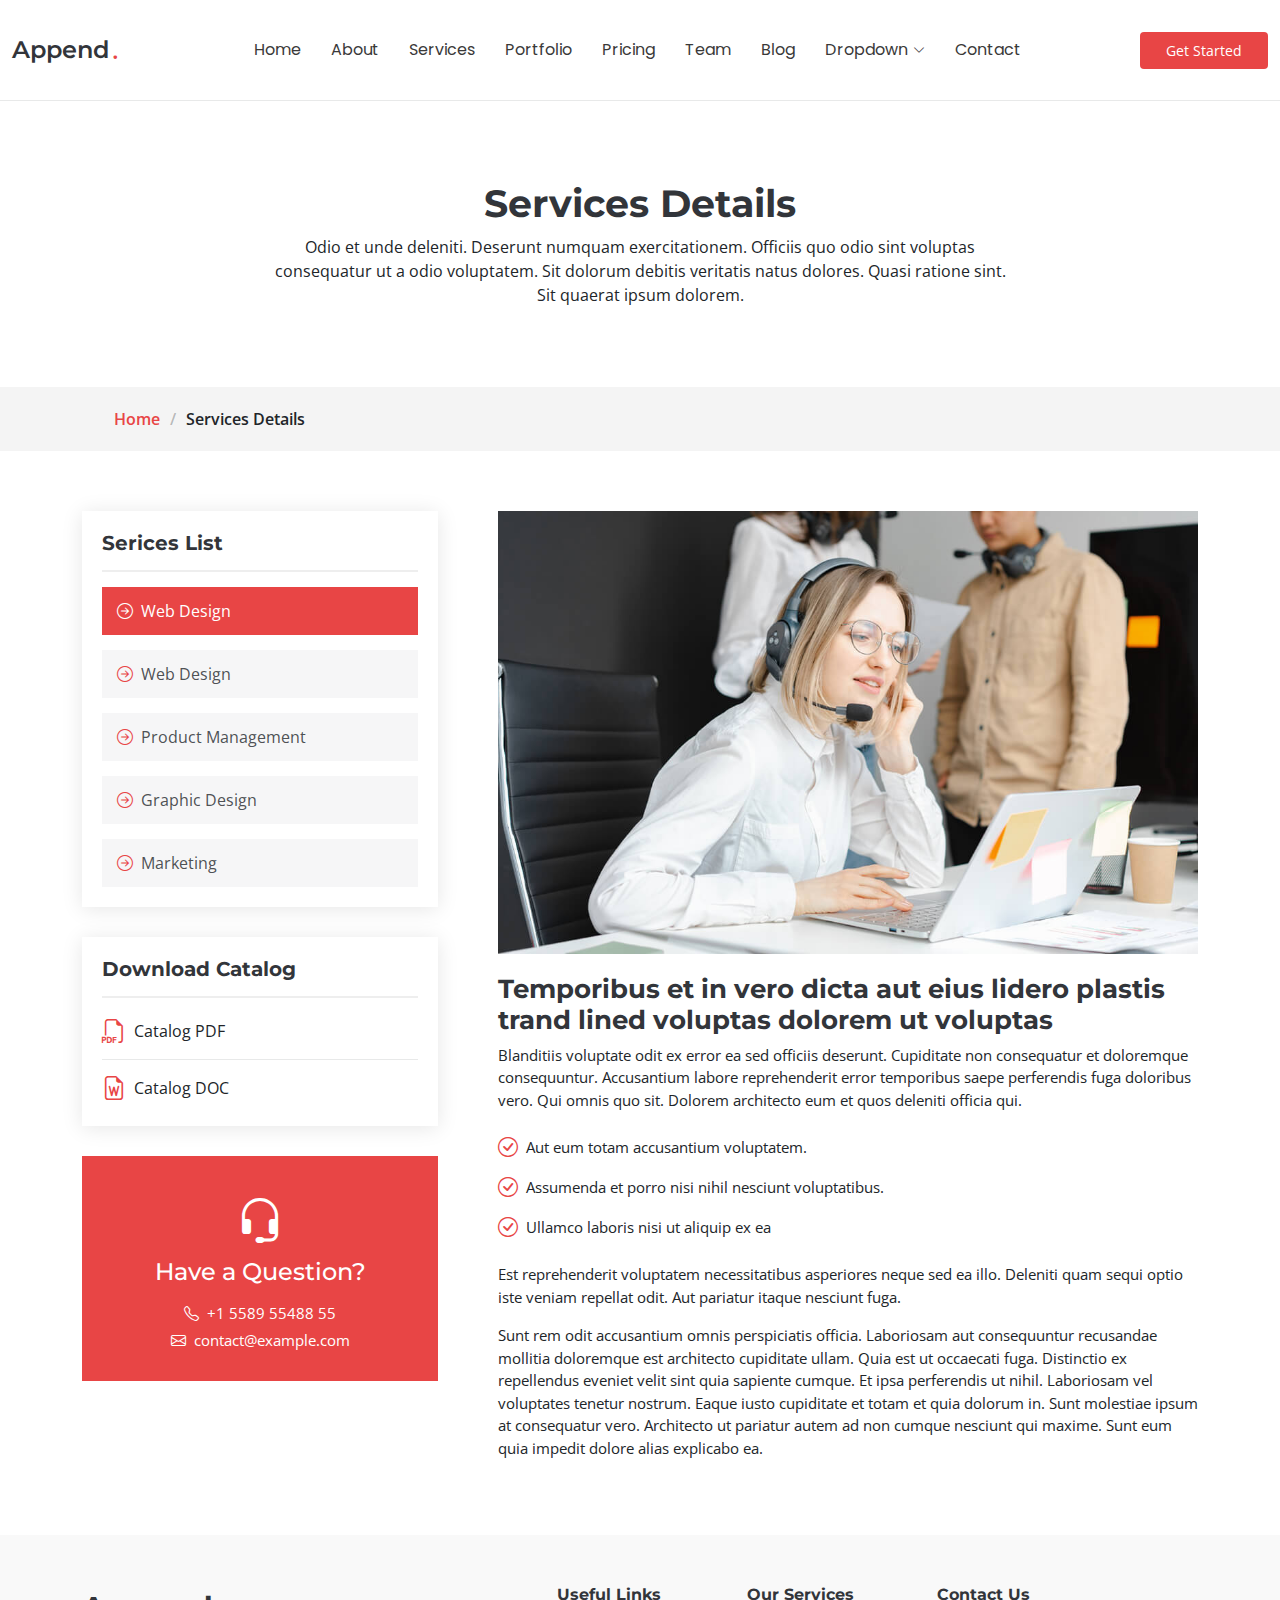
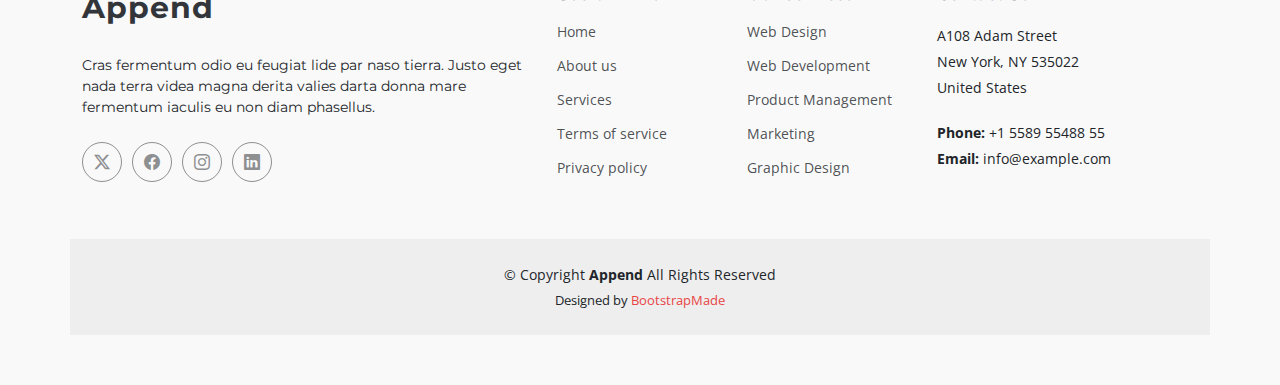
<file: services-details.html>
<!DOCTYPE html>
<html lang="en">

<head>
  <meta charset="utf-8">
  <meta content="width=device-width, initial-scale=1.0" name="viewport">
  <title>Services Details - Append Bootstrap Template</title>
  <meta content="" name="description">
  <meta content="" name="keywords">

  <!-- Favicons -->
  <link href="assets/img/favicon.png" rel="icon">
  <link href="assets/img/apple-touch-icon.png" rel="apple-touch-icon">

  <!-- Fonts -->
  <link href="https://fonts.googleapis.com" rel="preconnect">
  <link href="https://fonts.gstatic.com" rel="preconnect" crossorigin>
  <link href="https://fonts.googleapis.com/css2?family=Open+Sans:ital,wght@0,300;0,400;0,500;0,600;0,700;0,800;1,300;1,400;1,500;1,600;1,700;1,800&family=Montserrat:ital,wght@0,100;0,200;0,300;0,400;0,500;0,600;0,700;0,800;0,900;1,100;1,200;1,300;1,400;1,500;1,600;1,700;1,800;1,900&family=Poppins:ital,wght@0,100;0,200;0,300;0,400;0,500;0,600;0,700;0,800;0,900;1,100;1,200;1,300;1,400;1,500;1,600;1,700;1,800;1,900&display=swap" rel="stylesheet">

  <!-- Vendor CSS Files -->
  <link href="assets/vendor/bootstrap/css/bootstrap.min.css" rel="stylesheet">
  <link href="assets/vendor/bootstrap-icons/bootstrap-icons.css" rel="stylesheet">
  <link href="assets/vendor/aos/aos.css" rel="stylesheet">
  <link href="assets/vendor/glightbox/css/glightbox.min.css" rel="stylesheet">
  <link href="assets/vendor/swiper/swiper-bundle.min.css" rel="stylesheet">

  <!-- Main CSS File -->
  <link href="assets/css/main.css" rel="stylesheet">

  <!-- =======================================================
  * Template Name: Append
  * Template URL: https://bootstrapmade.com/append-bootstrap-website-template/
  * Updated: Jun 29 2024 with Bootstrap v5.3.3
  * Author: BootstrapMade.com
  * License: https://bootstrapmade.com/license/
  ======================================================== -->
</head>

<body class="services-details-page">

  <header id="header" class="header d-flex align-items-center sticky-top">
    <div class="container-fluid position-relative d-flex align-items-center justify-content-between">

      <a href="index.html" class="logo d-flex align-items-center me-auto me-xl-0">
        <!-- Uncomment the line below if you also wish to use an image logo -->
        <!-- <img src="assets/img/logo.png" alt=""> -->
        <h1 class="sitename">Append</h1><span>.</span>
      </a>

      <nav id="navmenu" class="navmenu">
        <ul>
          <li><a href="index.html#hero">Home</a></li>
          <li><a href="index.html#about">About</a></li>
          <li><a href="index.html#services">Services</a></li>
          <li><a href="index.html#portfolio">Portfolio</a></li>
          <li><a href="index.html#pricing">Pricing</a></li>
          <li><a href="index.html#team">Team</a></li>
          <li><a href="blog.html">Blog</a></li>
          <li class="dropdown"><a href="#"><span>Dropdown</span> <i class="bi bi-chevron-down toggle-dropdown"></i></a>
            <ul>
              <li><a href="#">Dropdown 1</a></li>
              <li class="dropdown"><a href="#"><span>Deep Dropdown</span> <i class="bi bi-chevron-down toggle-dropdown"></i></a>
                <ul>
                  <li><a href="#">Deep Dropdown 1</a></li>
                  <li><a href="#">Deep Dropdown 2</a></li>
                  <li><a href="#">Deep Dropdown 3</a></li>
                  <li><a href="#">Deep Dropdown 4</a></li>
                  <li><a href="#">Deep Dropdown 5</a></li>
                </ul>
              </li>
              <li><a href="#">Dropdown 2</a></li>
              <li><a href="#">Dropdown 3</a></li>
              <li><a href="#">Dropdown 4</a></li>
            </ul>
          </li>
          <li><a href="index.html#contact">Contact</a></li>
        </ul>
        <i class="mobile-nav-toggle d-xl-none bi bi-list"></i>
      </nav>

      <a class="btn-getstarted" href="index.html#about">Get Started</a>

    </div>
  </header>

  <main class="main">

    <!-- Page Title -->
    <div class="page-title" data-aos="fade">
      <div class="heading">
        <div class="container">
          <div class="row d-flex justify-content-center text-center">
            <div class="col-lg-8">
              <h1>Services Details</h1>
              <p class="mb-0">Odio et unde deleniti. Deserunt numquam exercitationem. Officiis quo odio sint voluptas consequatur ut a odio voluptatem. Sit dolorum debitis veritatis natus dolores. Quasi ratione sint. Sit quaerat ipsum dolorem.</p>
            </div>
          </div>
        </div>
      </div>
      <nav class="breadcrumbs">
        <div class="container">
          <ol>
            <li><a href="index.html">Home</a></li>
            <li class="current">Services Details</li>
          </ol>
        </div>
      </nav>
    </div><!-- End Page Title -->

    <!-- Service Details Section -->
    <section id="service-details" class="service-details section">

      <div class="container">

        <div class="row gy-5">

          <div class="col-lg-4" data-aos="fade-up" data-aos-delay="100">

            <div class="service-box">
              <h4>Serices List</h4>
              <div class="services-list">
                <a href="#" class="active"><i class="bi bi-arrow-right-circle"></i><span>Web Design</span></a>
                <a href="#"><i class="bi bi-arrow-right-circle"></i><span>Web Design</span></a>
                <a href="#"><i class="bi bi-arrow-right-circle"></i><span>Product Management</span></a>
                <a href="#"><i class="bi bi-arrow-right-circle"></i><span>Graphic Design</span></a>
                <a href="#"><i class="bi bi-arrow-right-circle"></i><span>Marketing</span></a>
              </div>
            </div><!-- End Services List -->

            <div class="service-box">
              <h4>Download Catalog</h4>
              <div class="download-catalog">
                <a href="#"><i class="bi bi-filetype-pdf"></i><span>Catalog PDF</span></a>
                <a href="#"><i class="bi bi-file-earmark-word"></i><span>Catalog DOC</span></a>
              </div>
            </div><!-- End Services List -->

            <div class="help-box d-flex flex-column justify-content-center align-items-center">
              <i class="bi bi-headset help-icon"></i>
              <h4>Have a Question?</h4>
              <p class="d-flex align-items-center mt-2 mb-0"><i class="bi bi-telephone me-2"></i> <span>+1 5589 55488 55</span></p>
              <p class="d-flex align-items-center mt-1 mb-0"><i class="bi bi-envelope me-2"></i> <a href="mailto:contact@example.com">contact@example.com</a></p>
            </div>

          </div>

          <div class="col-lg-8 ps-lg-5" data-aos="fade-up" data-aos-delay="200">
            <img src="assets/img/services.jpg" alt="" class="img-fluid services-img">
            <h3>Temporibus et in vero dicta aut eius lidero plastis trand lined voluptas dolorem ut voluptas</h3>
            <p>
              Blanditiis voluptate odit ex error ea sed officiis deserunt. Cupiditate non consequatur et doloremque consequuntur. Accusantium labore reprehenderit error temporibus saepe perferendis fuga doloribus vero. Qui omnis quo sit. Dolorem architecto eum et quos deleniti officia qui.
            </p>
            <ul>
              <li><i class="bi bi-check-circle"></i> <span>Aut eum totam accusantium voluptatem.</span></li>
              <li><i class="bi bi-check-circle"></i> <span>Assumenda et porro nisi nihil nesciunt voluptatibus.</span></li>
              <li><i class="bi bi-check-circle"></i> <span>Ullamco laboris nisi ut aliquip ex ea</span></li>
            </ul>
            <p>
              Est reprehenderit voluptatem necessitatibus asperiores neque sed ea illo. Deleniti quam sequi optio iste veniam repellat odit. Aut pariatur itaque nesciunt fuga.
            </p>
            <p>
              Sunt rem odit accusantium omnis perspiciatis officia. Laboriosam aut consequuntur recusandae mollitia doloremque est architecto cupiditate ullam. Quia est ut occaecati fuga. Distinctio ex repellendus eveniet velit sint quia sapiente cumque. Et ipsa perferendis ut nihil. Laboriosam vel voluptates tenetur nostrum. Eaque iusto cupiditate et totam et quia dolorum in. Sunt molestiae ipsum at consequatur vero. Architecto ut pariatur autem ad non cumque nesciunt qui maxime. Sunt eum quia impedit dolore alias explicabo ea.
            </p>
          </div>

        </div>

      </div>

    </section><!-- /Service Details Section -->

  </main>

  <footer id="footer" class="footer position-relative light-background">

    <div class="container footer-top">
      <div class="row gy-4">
        <div class="col-lg-5 col-md-12 footer-about">
          <a href="index.html" class="logo d-flex align-items-center">
            <span class="sitename">Append</span>
          </a>
          <p>Cras fermentum odio eu feugiat lide par naso tierra. Justo eget nada terra videa magna derita valies darta donna mare fermentum iaculis eu non diam phasellus.</p>
          <div class="social-links d-flex mt-4">
            <a href=""><i class="bi bi-twitter-x"></i></a>
            <a href=""><i class="bi bi-facebook"></i></a>
            <a href=""><i class="bi bi-instagram"></i></a>
            <a href=""><i class="bi bi-linkedin"></i></a>
          </div>
        </div>

        <div class="col-lg-2 col-6 footer-links">
          <h4>Useful Links</h4>
          <ul>
            <li><a href="#">Home</a></li>
            <li><a href="#">About us</a></li>
            <li><a href="#">Services</a></li>
            <li><a href="#">Terms of service</a></li>
            <li><a href="#">Privacy policy</a></li>
          </ul>
        </div>

        <div class="col-lg-2 col-6 footer-links">
          <h4>Our Services</h4>
          <ul>
            <li><a href="#">Web Design</a></li>
            <li><a href="#">Web Development</a></li>
            <li><a href="#">Product Management</a></li>
            <li><a href="#">Marketing</a></li>
            <li><a href="#">Graphic Design</a></li>
          </ul>
        </div>

        <div class="col-lg-3 col-md-12 footer-contact text-center text-md-start">
          <h4>Contact Us</h4>
          <p>A108 Adam Street</p>
          <p>New York, NY 535022</p>
          <p>United States</p>
          <p class="mt-4"><strong>Phone:</strong> <span>+1 5589 55488 55</span></p>
          <p><strong>Email:</strong> <span>info@example.com</span></p>
        </div>

      </div>
    </div>

    <div class="container copyright text-center mt-4">
      <p>© <span>Copyright</span> <strong class="sitename">Append</strong> <span>All Rights Reserved</span></p>
      <div class="credits">
        <!-- All the links in the footer should remain intact. -->
        <!-- You can delete the links only if you've purchased the pro version. -->
        <!-- Licensing information: https://bootstrapmade.com/license/ -->
        <!-- Purchase the pro version with working PHP/AJAX contact form: [buy-url] -->
        Designed by <a href="https://bootstrapmade.com/">BootstrapMade</a>
      </div>
    </div>

  </footer>

  <!-- Scroll Top -->
  <a href="#" id="scroll-top" class="scroll-top d-flex align-items-center justify-content-center"><i class="bi bi-arrow-up-short"></i></a>

  <!-- Preloader -->
  <div id="preloader"></div>

  <!-- Vendor JS Files -->
  <script src="assets/vendor/bootstrap/js/bootstrap.bundle.min.js"></script>
  <script src="assets/vendor/php-email-form/validate.js"></script>
  <script src="assets/vendor/aos/aos.js"></script>
  <script src="assets/vendor/glightbox/js/glightbox.min.js"></script>
  <script src="assets/vendor/purecounter/purecounter_vanilla.js"></script>
  <script src="assets/vendor/imagesloaded/imagesloaded.pkgd.min.js"></script>
  <script src="assets/vendor/isotope-layout/isotope.pkgd.min.js"></script>
  <script src="assets/vendor/swiper/swiper-bundle.min.js"></script>

  <!-- Main JS File -->
  <script src="assets/js/main.js"></script>

</body>

</html>
</file>
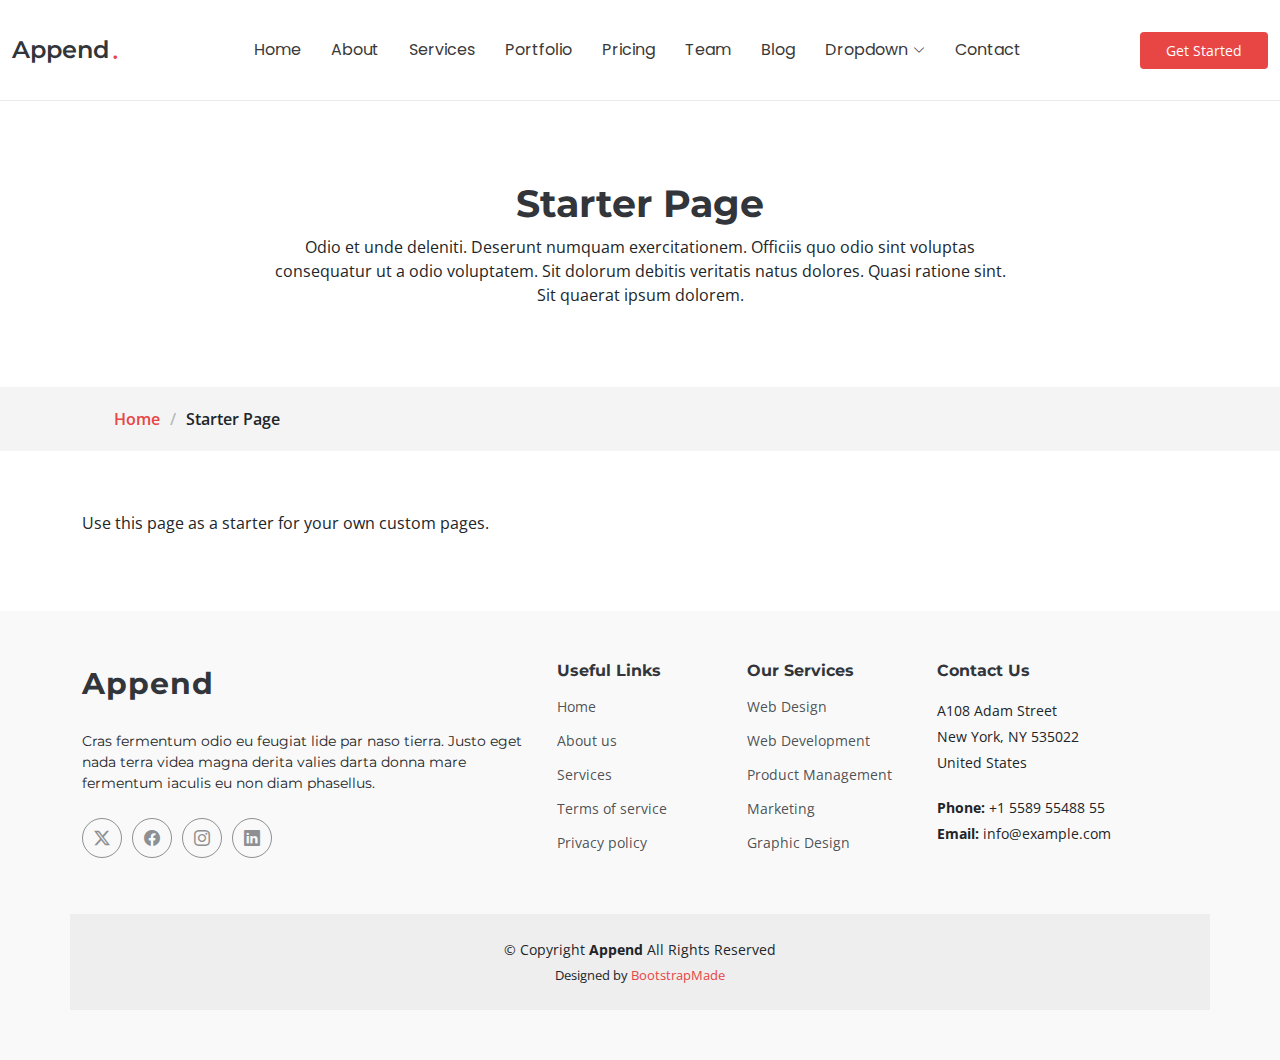
<file: starter-page.html>
<!DOCTYPE html>
<html lang="en">

<head>
  <meta charset="utf-8">
  <meta content="width=device-width, initial-scale=1.0" name="viewport">
  <title>Starter Page - Append Bootstrap Template</title>
  <meta content="" name="description">
  <meta content="" name="keywords">

  <!-- Favicons -->
  <link href="assets/img/favicon.png" rel="icon">
  <link href="assets/img/apple-touch-icon.png" rel="apple-touch-icon">

  <!-- Fonts -->
  <link href="https://fonts.googleapis.com" rel="preconnect">
  <link href="https://fonts.gstatic.com" rel="preconnect" crossorigin>
  <link href="https://fonts.googleapis.com/css2?family=Open+Sans:ital,wght@0,300;0,400;0,500;0,600;0,700;0,800;1,300;1,400;1,500;1,600;1,700;1,800&family=Montserrat:ital,wght@0,100;0,200;0,300;0,400;0,500;0,600;0,700;0,800;0,900;1,100;1,200;1,300;1,400;1,500;1,600;1,700;1,800;1,900&family=Poppins:ital,wght@0,100;0,200;0,300;0,400;0,500;0,600;0,700;0,800;0,900;1,100;1,200;1,300;1,400;1,500;1,600;1,700;1,800;1,900&display=swap" rel="stylesheet">

  <!-- Vendor CSS Files -->
  <link href="assets/vendor/bootstrap/css/bootstrap.min.css" rel="stylesheet">
  <link href="assets/vendor/bootstrap-icons/bootstrap-icons.css" rel="stylesheet">
  <link href="assets/vendor/aos/aos.css" rel="stylesheet">
  <link href="assets/vendor/glightbox/css/glightbox.min.css" rel="stylesheet">
  <link href="assets/vendor/swiper/swiper-bundle.min.css" rel="stylesheet">

  <!-- Main CSS File -->
  <link href="assets/css/main.css" rel="stylesheet">

  <!-- =======================================================
  * Template Name: Append
  * Template URL: https://bootstrapmade.com/append-bootstrap-website-template/
  * Updated: Jun 29 2024 with Bootstrap v5.3.3
  * Author: BootstrapMade.com
  * License: https://bootstrapmade.com/license/
  ======================================================== -->
</head>

<body class="starter-page-page">

  <header id="header" class="header d-flex align-items-center sticky-top">
    <div class="container-fluid position-relative d-flex align-items-center justify-content-between">

      <a href="index.html" class="logo d-flex align-items-center me-auto me-xl-0">
        <!-- Uncomment the line below if you also wish to use an image logo -->
        <!-- <img src="assets/img/logo.png" alt=""> -->
        <h1 class="sitename">Append</h1><span>.</span>
      </a>

      <nav id="navmenu" class="navmenu">
        <ul>
          <li><a href="index.html#hero">Home</a></li>
          <li><a href="index.html#about">About</a></li>
          <li><a href="index.html#services">Services</a></li>
          <li><a href="index.html#portfolio">Portfolio</a></li>
          <li><a href="index.html#pricing">Pricing</a></li>
          <li><a href="index.html#team">Team</a></li>
          <li><a href="blog.html">Blog</a></li>
          <li class="dropdown"><a href="#"><span>Dropdown</span> <i class="bi bi-chevron-down toggle-dropdown"></i></a>
            <ul>
              <li><a href="#">Dropdown 1</a></li>
              <li class="dropdown"><a href="#"><span>Deep Dropdown</span> <i class="bi bi-chevron-down toggle-dropdown"></i></a>
                <ul>
                  <li><a href="#">Deep Dropdown 1</a></li>
                  <li><a href="#">Deep Dropdown 2</a></li>
                  <li><a href="#">Deep Dropdown 3</a></li>
                  <li><a href="#">Deep Dropdown 4</a></li>
                  <li><a href="#">Deep Dropdown 5</a></li>
                </ul>
              </li>
              <li><a href="#">Dropdown 2</a></li>
              <li><a href="#">Dropdown 3</a></li>
              <li><a href="#">Dropdown 4</a></li>
            </ul>
          </li>
          <li><a href="index.html#contact">Contact</a></li>
        </ul>
        <i class="mobile-nav-toggle d-xl-none bi bi-list"></i>
      </nav>

      <a class="btn-getstarted" href="index.html#about">Get Started</a>

    </div>
  </header>

  <main class="main">

    <!-- Page Title -->
    <div class="page-title" data-aos="fade">
      <div class="heading">
        <div class="container">
          <div class="row d-flex justify-content-center text-center">
            <div class="col-lg-8">
              <h1>Starter Page</h1>
              <p class="mb-0">Odio et unde deleniti. Deserunt numquam exercitationem. Officiis quo odio sint voluptas consequatur ut a odio voluptatem. Sit dolorum debitis veritatis natus dolores. Quasi ratione sint. Sit quaerat ipsum dolorem.</p>
            </div>
          </div>
        </div>
      </div>
      <nav class="breadcrumbs">
        <div class="container">
          <ol>
            <li><a href="index.html">Home</a></li>
            <li class="current">Starter Page</li>
          </ol>
        </div>
      </nav>
    </div><!-- End Page Title -->

    <!-- Starter Section Section -->
    <section id="starter-section" class="starter-section section">

      <div class="container" data-aos="fade-up">
        <p>Use this page as a starter for your own custom pages.</p>
      </div>

    </section><!-- /Starter Section Section -->

  </main>

  <footer id="footer" class="footer position-relative light-background">

    <div class="container footer-top">
      <div class="row gy-4">
        <div class="col-lg-5 col-md-12 footer-about">
          <a href="index.html" class="logo d-flex align-items-center">
            <span class="sitename">Append</span>
          </a>
          <p>Cras fermentum odio eu feugiat lide par naso tierra. Justo eget nada terra videa magna derita valies darta donna mare fermentum iaculis eu non diam phasellus.</p>
          <div class="social-links d-flex mt-4">
            <a href=""><i class="bi bi-twitter-x"></i></a>
            <a href=""><i class="bi bi-facebook"></i></a>
            <a href=""><i class="bi bi-instagram"></i></a>
            <a href=""><i class="bi bi-linkedin"></i></a>
          </div>
        </div>

        <div class="col-lg-2 col-6 footer-links">
          <h4>Useful Links</h4>
          <ul>
            <li><a href="#">Home</a></li>
            <li><a href="#">About us</a></li>
            <li><a href="#">Services</a></li>
            <li><a href="#">Terms of service</a></li>
            <li><a href="#">Privacy policy</a></li>
          </ul>
        </div>

        <div class="col-lg-2 col-6 footer-links">
          <h4>Our Services</h4>
          <ul>
            <li><a href="#">Web Design</a></li>
            <li><a href="#">Web Development</a></li>
            <li><a href="#">Product Management</a></li>
            <li><a href="#">Marketing</a></li>
            <li><a href="#">Graphic Design</a></li>
          </ul>
        </div>

        <div class="col-lg-3 col-md-12 footer-contact text-center text-md-start">
          <h4>Contact Us</h4>
          <p>A108 Adam Street</p>
          <p>New York, NY 535022</p>
          <p>United States</p>
          <p class="mt-4"><strong>Phone:</strong> <span>+1 5589 55488 55</span></p>
          <p><strong>Email:</strong> <span>info@example.com</span></p>
        </div>

      </div>
    </div>

    <div class="container copyright text-center mt-4">
      <p>© <span>Copyright</span> <strong class="sitename">Append</strong> <span>All Rights Reserved</span></p>
      <div class="credits">
        <!-- All the links in the footer should remain intact. -->
        <!-- You can delete the links only if you've purchased the pro version. -->
        <!-- Licensing information: https://bootstrapmade.com/license/ -->
        <!-- Purchase the pro version with working PHP/AJAX contact form: [buy-url] -->
        Designed by <a href="https://bootstrapmade.com/">BootstrapMade</a>
      </div>
    </div>

  </footer>

  <!-- Scroll Top -->
  <a href="#" id="scroll-top" class="scroll-top d-flex align-items-center justify-content-center"><i class="bi bi-arrow-up-short"></i></a>

  <!-- Preloader -->
  <div id="preloader"></div>

  <!-- Vendor JS Files -->
  <script src="assets/vendor/bootstrap/js/bootstrap.bundle.min.js"></script>
  <script src="assets/vendor/php-email-form/validate.js"></script>
  <script src="assets/vendor/aos/aos.js"></script>
  <script src="assets/vendor/glightbox/js/glightbox.min.js"></script>
  <script src="assets/vendor/purecounter/purecounter_vanilla.js"></script>
  <script src="assets/vendor/imagesloaded/imagesloaded.pkgd.min.js"></script>
  <script src="assets/vendor/isotope-layout/isotope.pkgd.min.js"></script>
  <script src="assets/vendor/swiper/swiper-bundle.min.js"></script>

  <!-- Main JS File -->
  <script src="assets/js/main.js"></script>

</body>

</html>
</file>
<file: assets/css/main.css>
/**
* Template Name: Append
* Template URL: https://bootstrapmade.com/append-bootstrap-website-template/
* Updated: Jun 29 2024 with Bootstrap v5.3.3
* Author: BootstrapMade.com
* License: https://bootstrapmade.com/license/
*/

/*--------------------------------------------------------------
# Font & Color Variables
# Help: https://bootstrapmade.com/color-system/
--------------------------------------------------------------*/
/* Fonts */
:root {
  --default-font: "Open Sans",  system-ui, -apple-system, "Segoe UI", Roboto, "Helvetica Neue", Arial, "Noto Sans", "Liberation Sans", sans-serif, "Apple Color Emoji", "Segoe UI Emoji", "Segoe UI Symbol", "Noto Color Emoji";
  --heading-font: "Montserrat",  sans-serif;
  --nav-font: "Poppins",  sans-serif;
}

/* Global Colors - The following color variables are used throughout the website. Updating them here will change the color scheme of the entire website */
:root { 
  --background-color: #ffffff; /* Background color for the entire website, including individual sections */
  --default-color: #212529; /* Default color used for the majority of the text content across the entire website */
  --heading-color: #32353a; /* Color for headings, subheadings and title throughout the website */
  --accent-color: #e84545; /* Accent color that represents your brand on the website. It's used for buttons, links, and other elements that need to stand out */
  --surface-color: #ffffff; /* The surface color is used as a background of boxed elements within sections, such as cards, icon boxes, or other elements that require a visual separation from the global background. */
  --contrast-color: #ffffff; /* Contrast color for text, ensuring readability against backgrounds of accent, heading, or default colors. */
}

/* Nav Menu Colors - The following color variables are used specifically for the navigation menu. They are separate from the global colors to allow for more customization options */
:root {
  --nav-color: #3a3939;  /* The default color of the main navmenu links */
  --nav-hover-color: #e84545; /* Applied to main navmenu links when they are hovered over or active */
  --nav-mobile-background-color: #ffffff; /* Used as the background color for mobile navigation menu */
  --nav-dropdown-background-color: #ffffff; /* Used as the background color for dropdown items that appear when hovering over primary navigation items */
  --nav-dropdown-color: #3a3939; /* Used for navigation links of the dropdown items in the navigation menu. */
  --nav-dropdown-hover-color: #e84545; /* Similar to --nav-hover-color, this color is applied to dropdown navigation links when they are hovered over. */
}

/* Color Presets - These classes override global colors when applied to any section or element, providing reuse of the sam color scheme. */

.light-background {
  --background-color: #f9f9f9;
  --surface-color: #ffffff;
}

.dark-background {
  --background-color: #060606;
  --default-color: #ffffff;
  --heading-color: #ffffff;
  --surface-color: #252525;
  --contrast-color: #ffffff;
}

/* Smooth scroll */
:root {
  scroll-behavior: smooth;
}

/*--------------------------------------------------------------
# General Styling & Shared Classes
--------------------------------------------------------------*/
body {
  color: var(--default-color);
  background-color: var(--background-color);
  font-family: var(--default-font);
}

a {
  color: var(--accent-color);
  text-decoration: none;
  transition: 0.3s;
}

a:hover {
  color: color-mix(in srgb, var(--accent-color), transparent 25%);
  text-decoration: none;
}

h1,
h2,
h3,
h4,
h5,
h6 {
  color: var(--heading-color);
  font-family: var(--heading-font);
}

/* PHP Email Form Messages
------------------------------*/
.php-email-form .error-message {
  display: none;
  background: #df1529;
  color: #ffffff;
  text-align: left;
  padding: 15px;
  margin-bottom: 24px;
  font-weight: 600;
}

.php-email-form .sent-message {
  display: none;
  color: #ffffff;
  background: #059652;
  text-align: center;
  padding: 15px;
  margin-bottom: 24px;
  font-weight: 600;
}

.php-email-form .loading {
  display: none;
  background: var(--surface-color);
  text-align: center;
  padding: 15px;
  margin-bottom: 24px;
}

.php-email-form .loading:before {
  content: "";
  display: inline-block;
  border-radius: 50%;
  width: 24px;
  height: 24px;
  margin: 0 10px -6px 0;
  border: 3px solid var(--accent-color);
  border-top-color: var(--surface-color);
  animation: php-email-form-loading 1s linear infinite;
}

@keyframes php-email-form-loading {
  0% {
    transform: rotate(0deg);
  }

  100% {
    transform: rotate(360deg);
  }
}

/*--------------------------------------------------------------
# Global Header
--------------------------------------------------------------*/
.header {
  color: var(--default-color);
  background-color: var(--background-color);
  padding: 20px 0;
  transition: all 0.5s;
  z-index: 997;
}

.header .logo {
  line-height: 1;
}

.header .logo img {
  max-height: 36px;
  margin-right: 8px;
}

.header .logo h1 {
  font-size: 24px;
  margin: 0;
  font-weight: 600;
  color: var(--heading-color);
}

.header .logo span {
  color: var(--accent-color);
  font-size: 24px;
  font-weight: 600;
  padding-left: 3px;
}

.header .btn-getstarted,
.header .btn-getstarted:focus {
  color: var(--contrast-color);
  background: var(--accent-color);
  font-size: 14px;
  padding: 8px 26px;
  margin: 0;
  border-radius: 4px;
  transition: 0.3s;
}

.header .btn-getstarted:hover,
.header .btn-getstarted:focus:hover {
  color: var(--contrast-color);
  background: color-mix(in srgb, var(--accent-color), transparent 15%);
}

@media (max-width: 1200px) {
  .header .logo {
    order: 1;
  }

  .header .btn-getstarted {
    order: 2;
    margin: 0 15px 0 0;
    padding: 6px 20px;
  }

  .header .navmenu {
    order: 3;
  }
}

.scrolled .header {
  box-shadow: 0 0 30px 10px rgba(0, 0, 0, 0.1);
}

/* Index Page Header
------------------------------*/
.index-page .header {
  --background-color: rgba(255, 255, 255, 0);
  --heading-color: #ffffff;
  --nav-color: rgba(255, 255, 255, 0.5);
  --nav-hover-color: #ffffff;
}

/* Index Page Header on Scroll
------------------------------*/
.index-page.scrolled .header {
  --background-color: #ffffff;
  --heading-color: #32353a;
  --nav-color: #3a3939;
  --nav-hover-color: #e84545;
}

/*--------------------------------------------------------------
# Navigation Menu
--------------------------------------------------------------*/
/* Navmenu - Desktop */
@media (min-width: 1200px) {
  .navmenu {
    padding: 0;
  }

  .navmenu ul {
    margin: 0;
    padding: 0;
    display: flex;
    list-style: none;
    align-items: center;
  }

  .navmenu li {
    position: relative;
  }

  .navmenu a,
  .navmenu a:focus {
    color: var(--nav-color);
    padding: 18px 15px;
    font-size: 16px;
    font-family: var(--nav-font);
    font-weight: 400;
    display: flex;
    align-items: center;
    justify-content: space-between;
    white-space: nowrap;
    transition: 0.3s;
  }

  .navmenu a i,
  .navmenu a:focus i {
    font-size: 12px;
    line-height: 0;
    margin-left: 5px;
    transition: 0.3s;
  }

  .navmenu li:last-child a {
    padding-right: 0;
  }

  .navmenu li:hover>a,
  .navmenu .active,
  .navmenu .active:focus {
    color: var(--nav-hover-color);
  }

  .navmenu .dropdown ul {
    margin: 0;
    padding: 10px 0;
    background: var(--nav-dropdown-background-color);
    display: block;
    position: absolute;
    visibility: hidden;
    left: 14px;
    top: 130%;
    opacity: 0;
    transition: 0.3s;
    border-radius: 4px;
    z-index: 99;
    box-shadow: 0px 0px 30px rgba(0, 0, 0, 0.1);
  }

  .navmenu .dropdown ul li {
    min-width: 200px;
  }

  .navmenu .dropdown ul a {
    padding: 10px 20px;
    font-size: 15px;
    text-transform: none;
    color: var(--nav-dropdown-color);
  }

  .navmenu .dropdown ul a i {
    font-size: 12px;
  }

  .navmenu .dropdown ul a:hover,
  .navmenu .dropdown ul .active:hover,
  .navmenu .dropdown ul li:hover>a {
    color: var(--nav-dropdown-hover-color);
  }

  .navmenu .dropdown:hover>ul {
    opacity: 1;
    top: 100%;
    visibility: visible;
  }

  .navmenu .dropdown .dropdown ul {
    top: 0;
    left: -90%;
    visibility: hidden;
  }

  .navmenu .dropdown .dropdown:hover>ul {
    opacity: 1;
    top: 0;
    left: -100%;
    visibility: visible;
  }
}

/* Navmenu - Mobile */
@media (max-width: 1199px) {
  .mobile-nav-toggle {
    color: var(--nav-color);
    font-size: 28px;
    line-height: 0;
    margin-right: 10px;
    cursor: pointer;
    transition: color 0.3s;
  }

  .navmenu {
    padding: 0;
    z-index: 9997;
  }

  .navmenu ul {
    display: none;
    position: absolute;
    inset: 60px 20px 20px 20px;
    padding: 10px 0;
    margin: 0;
    border-radius: 6px;
    background-color: var(--nav-mobile-background-color);
    overflow-y: auto;
    transition: 0.3s;
    z-index: 9998;
    box-shadow: 0px 0px 30px rgba(0, 0, 0, 0.1);
  }

  .navmenu a,
  .navmenu a:focus {
    color: var(--nav-dropdown-color);
    padding: 10px 20px;
    font-family: var(--nav-font);
    font-size: 17px;
    font-weight: 500;
    display: flex;
    align-items: center;
    justify-content: space-between;
    white-space: nowrap;
    transition: 0.3s;
  }

  .navmenu a i,
  .navmenu a:focus i {
    font-size: 12px;
    line-height: 0;
    margin-left: 5px;
    width: 30px;
    height: 30px;
    display: flex;
    align-items: center;
    justify-content: center;
    border-radius: 50%;
    transition: 0.3s;
    background-color: color-mix(in srgb, var(--accent-color), transparent 90%);
  }

  .navmenu a i:hover,
  .navmenu a:focus i:hover {
    background-color: var(--accent-color);
    color: var(--contrast-color);
  }

  .navmenu a:hover,
  .navmenu .active,
  .navmenu .active:focus {
    color: var(--nav-dropdown-hover-color);
  }

  .navmenu .active i,
  .navmenu .active:focus i {
    background-color: var(--accent-color);
    color: var(--contrast-color);
    transform: rotate(180deg);
  }

  .navmenu .dropdown ul {
    position: static;
    display: none;
    z-index: 99;
    padding: 10px 0;
    margin: 10px 20px;
    background-color: var(--nav-dropdown-background-color);
    border: 1px solid color-mix(in srgb, var(--default-color), transparent 90%);
    box-shadow: none;
    transition: all 0.5s ease-in-out;
  }

  .navmenu .dropdown ul ul {
    background-color: rgba(33, 37, 41, 0.1);
  }

  .navmenu .dropdown>.dropdown-active {
    display: block;
    background-color: rgba(33, 37, 41, 0.03);
  }

  .mobile-nav-active {
    overflow: hidden;
  }

  .mobile-nav-active .mobile-nav-toggle {
    color: #fff;
    position: absolute;
    font-size: 32px;
    top: 15px;
    right: 15px;
    margin-right: 0;
    z-index: 9999;
  }

  .mobile-nav-active .navmenu {
    position: fixed;
    overflow: hidden;
    inset: 0;
    background: rgba(33, 37, 41, 0.8);
    transition: 0.3s;
  }

  .mobile-nav-active .navmenu>ul {
    display: block;
  }
}

/*--------------------------------------------------------------
# Global Footer
--------------------------------------------------------------*/
.footer {
  color: var(--default-color);
  background-color: var(--background-color);
  font-size: 14px;
  padding-bottom: 50px;
  position: relative;
}

.footer .footer-top {
  padding-top: 50px;
}

.footer .footer-about .logo {
  margin-bottom: 25px;
}

.footer .footer-about .logo img {
  max-height: 40px;
  margin-right: 6px;
}

.footer .footer-about .logo span {
  color: var(--heading-color);
  font-size: 30px;
  font-weight: 700;
  letter-spacing: 1px;
  font-family: var(--heading-font);
}

.footer .footer-about p {
  font-size: 14px;
  font-family: var(--heading-font);
}

.footer .social-links a {
  display: flex;
  align-items: center;
  justify-content: center;
  width: 40px;
  height: 40px;
  border-radius: 50%;
  border: 1px solid color-mix(in srgb, var(--default-color), transparent 50%);
  font-size: 16px;
  color: color-mix(in srgb, var(--default-color), transparent 50%);
  margin-right: 10px;
  transition: 0.3s;
}

.footer .social-links a:hover {
  color: var(--accent-color);
  border-color: var(--accent-color);
}

.footer h4 {
  font-size: 16px;
  font-weight: bold;
  position: relative;
  padding-bottom: 12px;
}

.footer .footer-links {
  margin-bottom: 30px;
}

.footer .footer-links ul {
  list-style: none;
  padding: 0;
  margin: 0;
}

.footer .footer-links ul i {
  padding-right: 2px;
  font-size: 12px;
  line-height: 0;
}

.footer .footer-links ul li {
  padding: 10px 0;
  display: flex;
  align-items: center;
}

.footer .footer-links ul li:first-child {
  padding-top: 0;
}

.footer .footer-links ul a {
  color: color-mix(in srgb, var(--default-color), transparent 20%);
  display: inline-block;
  line-height: 1;
}

.footer .footer-links ul a:hover {
  color: var(--accent-color);
}

.footer .footer-contact p {
  margin-bottom: 5px;
}

.footer .copyright {
  padding-top: 25px;
  padding-bottom: 25px;
  background-color: color-mix(in srgb, var(--default-color), transparent 95%);
}

.footer .copyright p {
  margin-bottom: 0;
}

.footer .credits {
  margin-top: 6px;
  font-size: 13px;
}

/*--------------------------------------------------------------
# Preloader
--------------------------------------------------------------*/
#preloader {
  position: fixed;
  inset: 0;
  z-index: 999999;
  overflow: hidden;
  background: var(--background-color);
  transition: all 0.6s ease-out;
}

#preloader:before {
  content: "";
  position: fixed;
  top: calc(50% - 30px);
  left: calc(50% - 30px);
  border: 6px solid #ffffff;
  border-color: var(--accent-color) transparent var(--accent-color) transparent;
  border-radius: 50%;
  width: 60px;
  height: 60px;
  animation: animate-preloader 1.5s linear infinite;
}

@keyframes animate-preloader {
  0% {
    transform: rotate(0deg);
  }

  100% {
    transform: rotate(360deg);
  }
}

/*--------------------------------------------------------------
# Scroll Top Button
--------------------------------------------------------------*/
.scroll-top {
  position: fixed;
  visibility: hidden;
  opacity: 0;
  right: 15px;
  bottom: 15px;
  z-index: 99999;
  background-color: var(--accent-color);
  width: 40px;
  height: 40px;
  border-radius: 4px;
  transition: all 0.4s;
}

.scroll-top i {
  font-size: 24px;
  color: var(--contrast-color);
  line-height: 0;
}

.scroll-top:hover {
  background-color: color-mix(in srgb, var(--accent-color), transparent 20%);
  color: var(--contrast-color);
}

.scroll-top.active {
  visibility: visible;
  opacity: 1;
}

/*--------------------------------------------------------------
# Disable aos animation delay on mobile devices
--------------------------------------------------------------*/
@media screen and (max-width: 768px) {
  [data-aos-delay] {
    transition-delay: 0 !important;
  }
}

/*--------------------------------------------------------------
# Global Page Titles & Breadcrumbs
--------------------------------------------------------------*/
.page-title {
  color: var(--default-color);
  background-color: var(--background-color);
  position: relative;
}

.page-title .heading {
  padding: 80px 0;
  border-top: 1px solid color-mix(in srgb, var(--default-color), transparent 90%);
}

.page-title .heading h1 {
  font-size: 38px;
  font-weight: 700;
}

.page-title nav {
  background-color: color-mix(in srgb, var(--default-color), transparent 95%);
  padding: 20px 0;
}

.page-title nav ol {
  display: flex;
  flex-wrap: wrap;
  list-style: none;
  margin: 0;
  font-size: 16px;
  font-weight: 600;
}

.page-title nav ol li+li {
  padding-left: 10px;
}

.page-title nav ol li+li::before {
  content: "/";
  display: inline-block;
  padding-right: 10px;
  color: color-mix(in srgb, var(--default-color), transparent 70%);
}

/*--------------------------------------------------------------
# Global Sections
--------------------------------------------------------------*/
section,
.section {
  color: var(--default-color);
  background-color: var(--background-color);
  padding: 60px 0;
  scroll-margin-top: 98px;
  overflow: clip;
}

@media (max-width: 1199px) {

  section,
  .section {
    scroll-margin-top: 64px;
  }
}

/*--------------------------------------------------------------
# Global Section Titles
--------------------------------------------------------------*/
.section-title {
  text-align: center;
  padding-bottom: 60px;
  position: relative;
}

.section-title h2 {
  font-size: 32px;
  font-weight: 700;
  position: relative;
}

.section-title h2:before,
.section-title h2:after {
  content: "";
  width: 50px;
  height: 2px;
  background: var(--accent-color);
  display: inline-block;
}

.section-title h2:before {
  margin: 0 15px 10px 0;
}

.section-title h2:after {
  margin: 0 0 10px 15px;
}

.section-title p {
  margin-bottom: 0;
}

/*--------------------------------------------------------------
# Hero Section
--------------------------------------------------------------*/
.hero {
  width: 100%;
  min-height: 100vh;
  position: relative;
  padding: 80px 0;
  display: flex;
  align-items: center;
  justify-content: center;
}

.hero img {
  position: absolute;
  inset: 0;
  display: block;
  width: 100%;
  height: 100%;
  object-fit: cover;
  z-index: 1;
}

.hero:before {
  content: "";
  background: color-mix(in srgb, var(--background-color), transparent 50%);
  position: absolute;
  inset: 0;
  z-index: 2;
}

.hero .container {
  position: relative;
  z-index: 3;
}

.hero h2 {
  margin: 0;
  font-size: 44px;
  font-weight: 700;
}

.hero p {
  color: color-mix(in srgb, var(--default-color), transparent 20%);
  margin: 5px 0 0 0;
  font-size: 20px;
}

.hero .sign-up-form {
  margin-top: 20px;
  margin-bottom: 15px;
  padding: 10px;
  border-radius: 7px;
  background: color-mix(in srgb, var(--default-color) 5%, white 90%);
  box-shadow: 0 15px 30px 0 rgba(0, 0, 0, 0.1);
  display: flex;
}

.hero .sign-up-form input[type=email] {
  background-color: transparent;
  border: 0;
  padding: 4px 10px;
  width: 100%;
}

.hero .sign-up-form input[type=email]:focus-visible {
  outline: none;
}

.hero .sign-up-form input[type=submit] {
  border: 0;
  box-shadow: none;
  background-color: var(--accent-color);
  border-color: var(--accent-color);
  padding: 8px 20px 10px 20px;
  border-radius: 7px;
  color: var(--contrast-color);
  transition: 0.3s;
}

.hero .sign-up-form input[type=submit]:hover {
  background-color: color-mix(in srgb, var(--accent-color), transparent 10%);
}

@media (max-width: 768px) {
  .hero h2 {
    font-size: 32px;
  }

  .hero p {
    font-size: 18px;
  }
}

/*--------------------------------------------------------------
# Clients Section
--------------------------------------------------------------*/
.clients {
  padding: 20px 0;
}

.clients .client-logo {
  display: flex;
  justify-content: center;
  align-items: center;
  overflow: hidden;
}

.clients .client-logo img {
  padding: 10px 20px;  /* Mengurangi padding untuk membuat gambar lebih besar */
  max-width: 100%;     /* Menambah ukuran maksimum gambar */
  transition: 0.3s;
  opacity: 0.5;
  filter: grayscale(100%);
}

.clients .client-logo img:hover {
  filter: none;
  opacity: 1;
}

@media (max-width: 640px) {
  .clients .client-logo img { 
    padding: 10px;    /* Menyesuaikan padding untuk perangkat kecil */
  }
}

/* New CSS to align logos evenly */
.clients .container {
  display: flex;
  justify-content: center;
}

.clients .row {
  display: flex;
  justify-content: space-around;
  flex-wrap: wrap;
}


/*--------------------------------------------------------------
# About Section
--------------------------------------------------------------*/
.about .content h3 {
  font-size: 16px;
  font-weight: 500;
  line-height: 19px;
  padding: 10px 20px;
  background: color-mix(in srgb, var(--accent-color), transparent 95%);
  color: var(--accent-color);
  border-radius: 7px;
  display: inline-block;
}

.about .content h2 {
  font-weight: 700;
}

.about .content p:last-child {
  margin-bottom: 0;
}

.about .content .read-more {
  background: var(--accent-color);
  color: var(--contrast-color);
  font-family: var(--heading-font);
  font-weight: 500;
  font-size: 16px;
  letter-spacing: 1px;
  padding: 12px 24px;
  border-radius: 5px;
  transition: 0.3s;
  display: inline-flex;
  align-items: center;
  justify-content: center;
}

.about .content .read-more i {
  font-size: 18px;
  margin-left: 5px;
  line-height: 0;
  transition: 0.3s;
}

.about .content .read-more:hover {
  background: color-mix(in srgb, var(--accent-color), transparent 20%);
  padding-right: 19px;
}

.about .content .read-more:hover i {
  margin-left: 10px;
}

.about .icon-box {
  background-color: var(--surface-color);
  padding: 50px 40px;
  box-shadow: 0px 10px 50px rgba(0, 0, 0, 0.1);
  border-radius: 10px;
  transition: all 0.3s ease-out 0s;
}

.about .icon-box i {
  width: 80px;
  height: 80px;
  border-radius: 50%;
  display: inline-flex;
  align-items: center;
  justify-content: center;
  margin-bottom: 24px;
  font-size: 32px;
  line-height: 0;
  transition: all 0.4s ease-out 0s;
  background-color: color-mix(in srgb, var(--accent-color), transparent 95%);
  color: var(--accent-color);
}

.about .icon-box h3 {
  margin-bottom: 10px;
  font-size: 24px;
  font-weight: 700;
}

.about .icon-box p {
  margin-bottom: 0;
}

.about .icon-box:hover i {
  background-color: var(--accent-color);
  color: var(--contrast-color);
}

.about .icon-boxes .col-md-6:nth-child(2) .icon-box,
.about .icon-boxes .col-md-6:nth-child(4) .icon-box {
  margin-top: -40px;
}

@media (max-width: 768px) {

  .about .icon-boxes .col-md-6:nth-child(2) .icon-box,
  .about .icon-boxes .col-md-6:nth-child(4) .icon-box {
    margin-top: 0;
  }
}

/*--------------------------------------------------------------
# Stats Section
--------------------------------------------------------------*/
.stats {
  position: relative;
  padding: 120px 0;
}

.stats img {
  position: absolute;
  inset: 0;
  display: block;
  width: 100%;
  height: 100%;
  object-fit: cover;
  z-index: 1;
}

.stats:before {
  content: "";
  background: color-mix(in srgb, var(--background-color), transparent 40%);
  position: absolute;
  inset: 0;
  z-index: 2;
}

.stats .container {
  position: relative;
  z-index: 3;
}

.stats .stats-item {
  padding: 30px;
  width: 100%;
}

.stats .stats-item span {
  font-size: 48px;
  display: block;
  color: var(--default-color);
  font-weight: 700;
}

.stats .stats-item p {
  padding: 0;
  margin: 0;
  font-family: var(--heading-font);
  font-size: 16px;
  font-weight: 700;
  color: color-mix(in srgb, var(--default-color), transparent 40%);
}

/*--------------------------------------------------------------
# Services Section
--------------------------------------------------------------*/
.services .service-item {
  position: relative;
  padding-top: 40px;
}

.services .service-item:before {
  content: "";
  position: absolute;
  top: 0;
  left: 0;
  right: 0;
  height: 2px;
  background: color-mix(in srgb, var(--default-color), transparent 90%);
}

.services .service-item::after {
  content: "";
  position: absolute;
  top: 0;
  left: 0;
  width: 30px;
  height: 2px;
  background: var(--accent-color);
  border-right: 5px solid var(--background-color);
}

.services .service-item .icon {
  width: 48px;
  height: 48px;
  position: relative;
  margin-right: 50px;
  line-height: 0;
}

.services .service-item .icon i {
  color: color-mix(in srgb, var(--default-color), transparent 30%);
  font-size: 56px;
  transition: ease-in-out 0.3s;
  z-index: 2;
  position: relative;
}

.services .service-item .icon:before {
  position: absolute;
  content: "";
  height: 30px;
  width: 30px;
  background: color-mix(in srgb, var(--accent-color), transparent 70%);
  border-radius: 50px;
  z-index: 1;
  bottom: -15px;
  right: -15px;
  transition: 0.3s;
}

.services .service-item .title {
  font-weight: 700;
  margin-bottom: 15px;
  font-size: 18px;
}

.services .service-item .title a {
  color: var(--heading-color);
}

.services .service-item .title a:hover {
  color: var(--accent-color);
}

.services .service-item .description {
  line-height: 24px;
  font-size: 14px;
}

/*--------------------------------------------------------------
# Features Section
--------------------------------------------------------------*/
.features .features-item {
  color: color-mix(in srgb, var(--default-color), transparent 20%);
}

.features .features-item+.features-item {
  margin-top: 100px;
}

@media (max-width: 768px) {
  .features .features-item+.features-item {
    margin-top: 40px;
  }
}

.features .features-item h3 {
  font-weight: 700;
  font-size: 26px;
}

.features .features-item .read-more{
  background: var(--accent-color);
  color: var(--contrast-color);
  font-family: var(--heading-font);
  font-weight: 500;
  font-size: 16px;
  letter-spacing: 1px;
  padding: 12px 24px;
  border-radius: 5px;
  transition: 0.3s;
  display: inline-flex;
  align-items: center;
  justify-content: center;
}

.features .features-item .read-more i {
  font-size: 18px;
  margin-left: 5px;
  line-height: 0;
  transition: 0.3s;
}

.features .features-item .read-more:hover {
  background: color-mix(in srgb, var(--accent-color), transparent 20%);
  padding-right: 19px;
}

.features .features-item .read-more:hover i {
  margin-left: 10px;
}

/* .features .features-item .btn-get-started {
  background-color: var(--accent-color);
  color: var(--contrast-color);
  padding: 8px 30px 10px 30px;
  border-radius: 4px;
}

.features .features-item .btn-get-started:hover {
  background-color: color-mix(in srgb, var(--accent-color), transparent 10%);
} */

.features .features-item ul {
  list-style: none;
  padding: 0;
}

.features .features-item ul li {
  padding-bottom: 10px;
  display: flex;
  align-items: flex-start;
}

.features .features-item ul li:last-child {
  padding-bottom: 0;
}

.features .features-item ul i {
  font-size: 20px;
  padding-right: 4px;
  color: var(--accent-color);
}

.features .features-item img {
  border: 6px solid var(--surface-color);
  box-shadow: 0 15px 30px -10px rgba(0, 0, 0, 0.1);
  width: 100%; /* Pastikan gambar berskala penuh dalam wadahnya */
  height: auto; /* Pastikan rasio aspek gambar dipertahankan */
}

.features .features-item .features-img-bg {
  position: relative;
  min-height: 500px;
}

@media (max-width: 640px) {
  .features .features-item .features-img-bg {
    min-height: 300px;
  }
}

.features .features-item .features-img-bg img {
  position: absolute;
  inset: 0;
  display: block;
  width: 100%;
  height: 100%;
  object-fit: cover;
}

.features .features-item .image-stack {
  display: grid;
  position: relative;
  grid-template-columns: repeat(12, 1fr);
}

.features .features-item .image-stack .stack-back {
  grid-column: 4/-1;
  grid-row: 1;
  width: 100%;
  z-index: 1;
}

.features .features-item .image-stack .stack-front {
  grid-row: 1;
  grid-column: 1/span 8;
  margin-top: 20%;
  width: 100%;
  z-index: 2;
}

/*--------------------------------------------------------------
# Portfolio Section
--------------------------------------------------------------*/
.portfolio .table-responsive {
  margin-top: 20px;
}

.portfolio .table {
  width: 100%;
  margin-bottom: 1rem;
  color: #212529;
  background-color: #fff;
  border-collapse: separate;
  border-spacing: 0;
  border-radius: 8px;
  overflow: hidden;
  box-shadow: 0 4px 8px rgba(0, 0, 0, 0.1);
}

.portfolio .table th,
.portfolio .table td {
  padding: 1rem;
  vertical-align: top;
  border-top: 1px solid #dee2e6;
  text-align: center;
}

.portfolio .table thead th {
  vertical-align: bottom;
  border-bottom: 2px solid #dee2e6;
  background-color: #f8f9fa;
  font-weight: bold;
}

.portfolio .table tbody tr {
  transition: background-color 0.2s ease-in-out;
}

.portfolio .table tbody tr:hover {
  background-color: #f1f1f1;
}

.portfolio .table tbody + tbody {
  border-top: 2px solid #dee2e6;
}

.portfolio .table-bordered {
  border: 1px solid #dee2e6;
  border-radius: 8px;
}

.portfolio .table-striped tbody tr:nth-of-type(odd) {
  background-color: rgba(0, 0, 0, 0.05);
}

.portfolio .btn {
  color: #fff;
  background-color: #dc3545;
  border-color: #dc3545;
  display: inline-block;
  font-weight: 400;
  text-align: center;
  white-space: nowrap;
  vertical-align: middle;
  user-select: none;
  border: 1px solid transparent;
  padding: 0.375rem 0.75rem;
  font-size: 1rem;
  line-height: 1.5;
  border-radius: 0.25rem;
  transition: color 0.15s ease-in-out, background-color 0.15s ease-in-out, border-color 0.15s ease-in-out, box-shadow 0.15s ease-in-out;
}

.portfolio .btn:hover {
  color: #fff;
  background-color: #c82333;
  border-color: #bd2130;
}


/*--------------------------------------------------------------
# Pricing Section
--------------------------------------------------------------*/
.pricing {
  padding: 60px 20px; /* Padding atas-bawah, kanan-kiri */
}

.pricing .container {
  max-width: 1200px; /* Maksimalkan lebar container */
  margin: 0 auto; /* Agar container terpusat */
  padding: 0 20px; /* Tambahkan padding kanan dan kiri untuk memberi jarak */
}

.pricing .section-title {
  margin-bottom: 40px;
}

.pricing-grid {
  display: grid;
  grid-template-columns: repeat(auto-fit, minmax(280px, 1fr));
  gap: 20px;
}

.pricing .icon {
  margin: 30px auto 20px auto;
  width: 70px;
  height: 70px;
  background: var(--accent-color);
  border-radius: 50%;
  display: flex;
  align-items: center;
  justify-content: center;
}

.pricing .icon i {
  color: var(--background-color);
  font-size: 28px;
}

.pricing-item {
  background-color: var(--surface-color);
  box-shadow: 0 3px 20px -2px rgba(0, 0, 0, 0.1);
  padding: 20px;
  border-radius: 15px;
  text-align: center;
}

.pricing-item h3 {
  font-weight: 600;
  margin-bottom: 15px;
  font-size: 20px;
}

.pricing-item .icon {
  margin: 30px auto 20px auto;
  width: 70px;
  height: 70px;
  background: var(--accent-color);
  border-radius: 50%;
  display: flex;
  align-items: center;
  justify-content: center;
}

.pricing-item .icon i {
  color: var(--background-color);
  font-size: 28px;
}

.pricing-item h4 {
  display: flex;
  align-items: center;
  justify-content: center;
  gap: 5px;
}

.pricing-item .price {
  font-size: 32px;
  color: #f44336; /* Warna merah */
  font-weight: 700;
}

.pricing-item .per-month {
  font-size: 16px;
  color: gray;
}

.pricing-item .buy-btn {
  color: color-mix(in srgb, var(--default-color), transparent 20%);
  display: inline-block;
  padding: 8px 40px;
  border-radius: 50px;
  border: 1px solid color-mix(in srgb, var(--default-color), transparent 80%);
  font-size: 16px;
  font-weight: 600;
  transition: 0.3s;
}

.pricing-item .buy-btn:hover {
  background-color: var(--accent-color);
  color: var(--contrast-color);
}

.pricing-item.featured {
  border: none; /* Menghapus border merah pada card BUSINESS */
  z-index: 10;
}

/*--------------------------------------------------------------
# Faq Section
--------------------------------------------------------------*/
.faq .content h3 {
  font-weight: 400;
  font-size: 34px;
}

.faq .content p {
  font-size: 15px;
  color: color-mix(in srgb, var(--default-color), transparent 30%);
}

.faq .faq-container .faq-item {
  background-color: var(--surface-color);
  position: relative;
  padding: 20px;
  margin-bottom: 20px;
  box-shadow: 0px 5px 25px 0px rgba(0, 0, 0, 0.1);
  overflow: hidden;
}

.faq .faq-container .faq-item:last-child {
  margin-bottom: 0;
}

.faq .faq-container .faq-item h3 {
  font-weight: 600;
  font-size: 18px;
  line-height: 24px;
  margin: 0 30px 0 0;
  transition: 0.3s;
  cursor: pointer;
  display: flex;
  align-items: flex-start;
}

.faq .faq-container .faq-item h3 .num {
  color: var(--accent-color);
  padding-right: 5px;
}

.faq .faq-container .faq-item h3:hover {
  color: var(--accent-color);
}

.faq .faq-container .faq-item .faq-content {
  display: grid;
  grid-template-rows: 0fr;
  transition: 0.3s ease-in-out;
  visibility: hidden;
  opacity: 0;
}

.faq .faq-container .faq-item .faq-content p {
  margin-bottom: 0;
  overflow: hidden;
}

.faq .faq-container .faq-item .faq-toggle {
  position: absolute;
  top: 20px;
  right: 20px;
  font-size: 16px;
  line-height: 0;
  transition: 0.3s;
  cursor: pointer;
}

.faq .faq-container .faq-item .faq-toggle:hover {
  color: var(--accent-color);
}

.faq .faq-container .faq-active h3 {
  color: var(--accent-color);
}

.faq .faq-container .faq-active .faq-content {
  grid-template-rows: 1fr;
  visibility: visible;
  opacity: 1;
  padding-top: 10px;
}

.faq .faq-container .faq-active .faq-toggle {
  transform: rotate(90deg);
  color: var(--accent-color);
}

/*--------------------------------------------------------------
# Team Section
--------------------------------------------------------------*/
.team .member {
  position: relative;
}

.team .member .member-img {
  margin: 0 80px;
  border-radius: 50%;
  overflow: hidden;
  position: relative;
  border: 4px solid var(--background-color);
  box-shadow: 0 15px 35px -10px rgba(0, 0, 0, 0.2);
}

@media (max-width: 1024px) {
  .team .member .member-img {
    margin: 0 60px;
  }
}

.team .member .member-img img {
  position: relative;
  z-index: 1;
}

.team .member .member-img .social {
  position: absolute;
  inset: 0;
  background-color: rgba(0, 0, 0, 0.6);
  display: flex;
  justify-content: center;
  align-items: center;
  z-index: 2;
  padding-bottom: 20px;
  transition: 0.3s;
  visibility: hidden;
  opacity: 0;
}

.team .member .member-img .social a {
  transition: 0.3s;
  color: var(--contrast-color);
  font-size: 20px;
  margin: 0 8px;
}

.team .member .member-img .social a:hover {
  color: var(--accent-color);
}

.team .member .member-info {
  margin-top: 30px;
}

.team .member .member-info h4 {
  font-weight: 700;
  margin-bottom: 6px;
  font-size: 18px;
}

.team .member .member-info span {
  font-style: italic;
  display: block;
  font-size: 15px;
  color: color-mix(in srgb, var(--default-color), transparent 40%);
  margin-bottom: 10px;
}

.team .member .member-info p {
  margin-bottom: 0;
  font-size: 14px;
}

.team .member:hover .member-img .social {
  padding-bottom: 0;
  visibility: visible;
  opacity: 1;
}

/*--------------------------------------------------------------
# Call To Action Section
--------------------------------------------------------------*/
.call-to-action {
  padding: 80px 0;
  position: relative;
  clip-path: inset(0);
}

.call-to-action img {
  position: fixed;
  top: 0;
  left: 0;
  display: block;
  width: 100%;
  height: 100%;
  object-fit: cover;
  z-index: 1;
}

.call-to-action:before {
  content: "";
  background: color-mix(in srgb, var(--background-color), transparent 50%);
  position: absolute;
  inset: 0;
  z-index: 2;
}

.call-to-action .container {
  position: relative;
  z-index: 3;
}

.call-to-action h3 {
  font-size: 28px;
  font-weight: 700;
  color: var(--default-color);
}

.call-to-action p {
  color: var(--default-color);
}

.call-to-action .cta-btn {
  font-family: var(--heading-font);
  font-weight: 500;
  font-size: 16px;
  letter-spacing: 1px;
  display: inline-block;
  padding: 12px 40px;
  border-radius: 5px;
  transition: 0.5s;
  margin: 10px;
  border: 2px solid var(--contrast-color);
  color: var(--contrast-color);
}

.call-to-action .cta-btn:hover {
  background: var(--accent-color);
  border: 2px solid var(--accent-color);
}

/*--------------------------------------------------------------
# Testimonials Section
--------------------------------------------------------------*/
.testimonials .info h3 {
  font-weight: 700;
  font-size: 32px;
}

.testimonials .swiper {
  box-shadow: 0 15px 30px 0 rgba(0, 0, 0, 0.05);
  background-color: var(--surface-color);
}

.testimonials .testimonials-carousel,
.testimonials .testimonials-slider {
  overflow: hidden;
}

.testimonials .testimonial-item {
  box-sizing: content-box;
  min-height: 200px;
  position: relative;
  margin: 30px;
}

.testimonials .testimonial-item .testimonial-img {
  width: 90px;
  height: 90px;
  border-radius: 50px;
  border: 6px solid var(--background-color);
  margin-right: 10px;
}

.testimonials .testimonial-item h3 {
  font-size: 18px;
  font-weight: bold;
  margin: 10px 0 5px 0;
}

.testimonials .testimonial-item h4 {
  color: color-mix(in srgb, var(--default-color), transparent 50%);
  font-size: 14px;
  margin: 0;
}

.testimonials .testimonial-item .stars {
  margin: 10px 0;
}

.testimonials .testimonial-item .stars i {
  color: #ffc107;
  margin: 0 1px;
}

.testimonials .testimonial-item .quote-icon-left,
.testimonials .testimonial-item .quote-icon-right {
  color: color-mix(in srgb, var(--accent-color), transparent 60%);
  font-size: 26px;
  line-height: 0;
}

.testimonials .testimonial-item .quote-icon-left {
  display: inline-block;
  left: -5px;
  position: relative;
}

.testimonials .testimonial-item .quote-icon-right {
  display: inline-block;
  right: -5px;
  position: relative;
  top: 10px;
  transform: scale(-1, -1);
}

.testimonials .testimonial-item p {
  font-style: italic;
  margin: 15px auto 15px auto;
}

.testimonials .swiper-wrapper {
  height: auto;
}

.testimonials .swiper-pagination {
  margin-top: 20px;
  margin-bottom: 20px;
  position: relative;
}

.testimonials .swiper-pagination .swiper-pagination-bullet {
  width: 10px;
  height: 10px;
  background-color: color-mix(in srgb, var(--default-color), transparent 85%);
  opacity: 1;
  border: none;
}

.testimonials .swiper-pagination .swiper-pagination-bullet-active {
  background-color: var(--accent-color);
}

@media (max-width: 767px) {

  .testimonials .testimonials-carousel,
  .testimonials .testimonials-slider {
    overflow: hidden;
  }

  .testimonials .testimonial-item {
    margin: 15px;
  }
}

/*--------------------------------------------------------------
# Recent Posts Section
--------------------------------------------------------------*/
.recent-posts article {
  background: var(--surface-color);
  box-shadow: 0 4px 16px rgba(0, 0, 0, 0.1);
  padding: 30px;
  height: 100%;
  border-radius: 10px;
  overflow: hidden;
}

.recent-posts .post-img {
  max-height: 240px;
  margin: -30px -30px 15px -30px;
  overflow: hidden;
}

.recent-posts .post-category {
  font-size: 16px;
  color: color-mix(in srgb, var(--default-color), transparent 50%);
  margin-bottom: 10px;
}

.recent-posts .title {
  font-size: 20px;
  font-weight: 700;
  padding: 0;
  margin: 0 0 20px 0;
}

.recent-posts .title a {
  color: var(--heading-color);
  transition: 0.3s;
}

.recent-posts .title a:hover {
  color: var(--accent-color);
}

.recent-posts .post-author-img {
  width: 50px;
  border-radius: 50%;
  margin-right: 15px;
}

.recent-posts .post-author {
  font-weight: 600;
  margin-bottom: 5px;
}

.recent-posts .post-date {
  font-size: 14px;
  color: color-mix(in srgb, var(--default-color), transparent 50%);
  margin-bottom: 0;
}

/*--------------------------------------------------------------
# Contact Section
--------------------------------------------------------------*/
.contact .info-item {
  background: color-mix(in srgb, var(--default-color), transparent 96%);
  padding: 30px;
}

.contact .info-item i {
  font-size: 38px;
  line-height: 0;
  color: var(--accent-color);
}

.contact .info-item h3 {
  font-size: 20px;
  font-weight: 700;
  margin: 20px 0 10px 0;
}

.contact .info-item p {
  padding: 0;
  line-height: 24px;
  font-size: 14px;
  margin-bottom: 0;
}

.contact .php-email-form {
  background: color-mix(in srgb, var(--default-color), transparent 96%);
  padding: 30px;
  height: 100%;
}

.contact .php-email-form input[type=text],
.contact .php-email-form input[type=email],
.contact .php-email-form textarea {
  font-size: 14px;
  padding: 10px 15px;
  box-shadow: none;
  border-radius: 0;
  color: var(--default-color);
  background-color: color-mix(in srgb, var(--background-color), transparent 50%);
  border-color: color-mix(in srgb, var(--default-color), transparent 80%);
}

.contact .php-email-form input[type=text]:focus,
.contact .php-email-form input[type=email]:focus,
.contact .php-email-form textarea:focus {
  border-color: var(--accent-color);
}

.contact .php-email-form input[type=text]::placeholder,
.contact .php-email-form input[type=email]::placeholder,
.contact .php-email-form textarea::placeholder {
  color: color-mix(in srgb, var(--default-color), transparent 70%);
}

.contact .php-email-form button[type=submit] {
  background: var(--accent-color);
  color: var(--contrast-color);
  border: 0;
  padding: 10px 30px;
  transition: 0.4s;
  border-radius: 4px;
}

.contact .php-email-form button[type=submit]:hover {
  background: color-mix(in srgb, var(--accent-color), transparent 20%);
}

/*--------------------------------------------------------------
# Portfolio Details Section
--------------------------------------------------------------*/
.portfolio-details .portfolio-details-slider img {
  width: 100%;
}

.portfolio-details .swiper-wrapper {
  height: auto;
}

.portfolio-details .swiper-button-prev,
.portfolio-details .swiper-button-next {
  width: 48px;
  height: 48px;
}

.portfolio-details .swiper-button-prev:after,
.portfolio-details .swiper-button-next:after {
  color: rgba(255, 255, 255, 0.8);
  background-color: rgba(0, 0, 0, 0.15);
  font-size: 24px;
  border-radius: 50%;
  width: 48px;
  height: 48px;
  display: flex;
  align-items: center;
  justify-content: center;
  transition: 0.3s;
}

.portfolio-details .swiper-button-prev:hover:after,
.portfolio-details .swiper-button-next:hover:after {
  background-color: rgba(0, 0, 0, 0.3);
}

@media (max-width: 575px) {

  .portfolio-details .swiper-button-prev,
  .portfolio-details .swiper-button-next {
    display: none;
  }
}

.portfolio-details .swiper-pagination {
  margin-top: 20px;
  position: relative;
}

.portfolio-details .swiper-pagination .swiper-pagination-bullet {
  width: 10px;
  height: 10px;
  background-color: color-mix(in srgb, var(--default-color), transparent 85%);
  opacity: 1;
}

.portfolio-details .swiper-pagination .swiper-pagination-bullet-active {
  background-color: var(--accent-color);
}

.portfolio-details .portfolio-info h3 {
  font-size: 22px;
  font-weight: 700;
  margin-bottom: 20px;
  padding-bottom: 20px;
  position: relative;
}

.portfolio-details .portfolio-info h3:after {
  content: "";
  position: absolute;
  display: block;
  width: 50px;
  height: 3px;
  background: var(--accent-color);
  left: 0;
  bottom: 0;
}

.portfolio-details .portfolio-info ul {
  list-style: none;
  padding: 0;
  font-size: 15px;
}

.portfolio-details .portfolio-info ul li {
  display: flex;
  flex-direction: column;
  padding-bottom: 15px;
}

.portfolio-details .portfolio-info ul strong {
  text-transform: uppercase;
  font-weight: 400;
  color: color-mix(in srgb, var(--default-color), transparent 50%);
  font-size: 14px;
}

.portfolio-details .portfolio-info .btn-visit {
  padding: 8px 40px;
  background: var(--accent-color);
  color: var(--contrast-color);
  border-radius: 50px;
  transition: 0.3s;
}

.portfolio-details .portfolio-info .btn-visit:hover {
  background: color-mix(in srgb, var(--accent-color), transparent 20%);
}

.portfolio-details .portfolio-description h2 {
  font-size: 26px;
  font-weight: 700;
  margin-bottom: 20px;
}

.portfolio-details .portfolio-description p {
  padding: 0;
}

.portfolio-details .portfolio-description .testimonial-item {
  padding: 30px 30px 0 30px;
  position: relative;
  background: color-mix(in srgb, var(--default-color), transparent 97%);
  margin-bottom: 50px;
}

.portfolio-details .portfolio-description .testimonial-item .testimonial-img {
  width: 90px;
  border-radius: 50px;
  border: 6px solid var(--background-color);
  float: left;
  margin: 0 10px 0 0;
}

.portfolio-details .portfolio-description .testimonial-item h3 {
  font-size: 18px;
  font-weight: bold;
  margin: 15px 0 5px 0;
  padding-top: 20px;
}

.portfolio-details .portfolio-description .testimonial-item h4 {
  font-size: 14px;
  color: #6c757d;
  margin: 0;
}

.portfolio-details .portfolio-description .testimonial-item .quote-icon-left,
.portfolio-details .portfolio-description .testimonial-item .quote-icon-right {
  color: color-mix(in srgb, var(--accent-color), transparent 50%);
  font-size: 26px;
  line-height: 0;
}

.portfolio-details .portfolio-description .testimonial-item .quote-icon-left {
  display: inline-block;
  left: -5px;
  position: relative;
}

.portfolio-details .portfolio-description .testimonial-item .quote-icon-right {
  display: inline-block;
  right: -5px;
  position: relative;
  top: 10px;
  transform: scale(-1, -1);
}

.portfolio-details .portfolio-description .testimonial-item p {
  font-style: italic;
  margin: 0 0 15px 0 0 0;
  padding: 0;
}

/*--------------------------------------------------------------
# Service Details Section
--------------------------------------------------------------*/
.service-details .service-box {
  background-color: var(--surface-color);
  padding: 20px;
  box-shadow: 0px 2px 20px rgba(0, 0, 0, 0.1);
}

.service-details .service-box+.service-box {
  margin-top: 30px;
}

.service-details .service-box h4 {
  font-size: 20px;
  font-weight: 700;
  border-bottom: 2px solid color-mix(in srgb, var(--default-color), transparent 92%);
  padding-bottom: 15px;
  margin-bottom: 15px;
}

.service-details .services-list {
  background-color: var(--surface-color);
}

.service-details .services-list a {
  color: color-mix(in srgb, var(--default-color), transparent 20%);
  background-color: color-mix(in srgb, var(--default-color), transparent 96%);
  display: flex;
  align-items: center;
  padding: 12px 15px;
  margin-top: 15px;
  transition: 0.3s;
}

.service-details .services-list a:first-child {
  margin-top: 0;
}

.service-details .services-list a i {
  font-size: 16px;
  margin-right: 8px;
  color: var(--accent-color);
}

.service-details .services-list a.active {
  color: var(--contrast-color);
  background-color: var(--accent-color);
}

.service-details .services-list a.active i {
  color: var(--contrast-color);
}

.service-details .services-list a:hover {
  background-color: color-mix(in srgb, var(--accent-color), transparent 95%);
  color: var(--accent-color);
}

.service-details .download-catalog a {
  color: var(--default-color);
  display: flex;
  align-items: center;
  padding: 10px 0;
  transition: 0.3s;
  border-top: 1px solid color-mix(in srgb, var(--default-color), transparent 90%);
}

.service-details .download-catalog a:first-child {
  border-top: 0;
  padding-top: 0;
}

.service-details .download-catalog a:last-child {
  padding-bottom: 0;
}

.service-details .download-catalog a i {
  font-size: 24px;
  margin-right: 8px;
  color: var(--accent-color);
}

.service-details .download-catalog a:hover {
  color: var(--accent-color);
}

.service-details .help-box {
  background-color: var(--accent-color);
  color: var(--contrast-color);
  margin-top: 30px;
  padding: 30px 15px;
}

.service-details .help-box .help-icon {
  font-size: 48px;
}

.service-details .help-box h4,
.service-details .help-box a {
  color: var(--contrast-color);
}

.service-details .services-img {
  margin-bottom: 20px;
}

.service-details h3 {
  font-size: 26px;
  font-weight: 700;
}

.service-details p {
  font-size: 15px;
}

.service-details ul {
  list-style: none;
  padding: 0;
  font-size: 15px;
}

.service-details ul li {
  padding: 5px 0;
  display: flex;
  align-items: center;
}

.service-details ul i {
  font-size: 20px;
  margin-right: 8px;
  color: var(--accent-color);
}

/*--------------------------------------------------------------
# Blog Posts Section
--------------------------------------------------------------*/
.blog-posts article {
  background-color: var(--surface-color);
  box-shadow: 0 4px 16px rgba(0, 0, 0, 0.1);
  padding: 30px;
  height: 100%;
  border-radius: 10px;
  overflow: hidden;
}

.blog-posts .post-img {
  max-height: 240px;
  margin: -30px -30px 15px -30px;
  overflow: hidden;
}

.blog-posts .post-category {
  font-size: 16px;
  color: color-mix(in srgb, var(--default-color), transparent 40%);
  margin-bottom: 10px;
}

.blog-posts .title {
  font-size: 20px;
  font-weight: 700;
  padding: 0;
  margin: 0 0 20px 0;
}

.blog-posts .title a {
  color: var(--heading-color);
  transition: 0.3s;
}

.blog-posts .title a:hover {
  color: var(--accent-color);
}

.blog-posts .post-author-img {
  width: 50px;
  border-radius: 50%;
  margin-right: 15px;
}

.blog-posts .post-author {
  font-weight: 600;
  margin-bottom: 5px;
}

.blog-posts .post-date {
  font-size: 14px;
  color: color-mix(in srgb, var(--default-color), transparent 40%);
  margin-bottom: 0;
}

/*--------------------------------------------------------------
# Blog Pagination Section
--------------------------------------------------------------*/
.blog-pagination {
  padding-top: 0;
  color: color-mix(in srgb, var(--default-color), transparent 40%);
}

.blog-pagination ul {
  display: flex;
  padding: 0;
  margin: 0;
  list-style: none;
}

.blog-pagination li {
  margin: 0 5px;
  transition: 0.3s;
}

.blog-pagination li a {
  color: color-mix(in srgb, var(--default-color), transparent 40%);
  padding: 7px 16px;
  display: flex;
  align-items: center;
  justify-content: center;
}

.blog-pagination li a.active,
.blog-pagination li a:hover {
  background: var(--accent-color);
  color: var(--contrast-color);
}

.blog-pagination li a.active a,
.blog-pagination li a:hover a {
  color: var(--contrast-color);
}

/*--------------------------------------------------------------
# Blog Details Section
--------------------------------------------------------------*/
.blog-details {
  padding-bottom: 30px;
}

.blog-details .article {
  background-color: var(--surface-color);
  padding: 30px;
  box-shadow: 0 4px 16px rgba(0, 0, 0, 0.1);
}

.blog-details .post-img {
  margin: -30px -30px 20px -30px;
  overflow: hidden;
}

.blog-details .title {
  color: var(--heading-color);
  font-size: 28px;
  font-weight: 700;
  padding: 0;
  margin: 30px 0;
}

.blog-details .content {
  margin-top: 20px;
}

.blog-details .content h3 {
  font-size: 22px;
  margin-top: 30px;
  font-weight: bold;
}

.blog-details .content blockquote {
  overflow: hidden;
  background-color: color-mix(in srgb, var(--default-color), transparent 95%);
  padding: 60px;
  position: relative;
  text-align: center;
  margin: 20px 0;
}

.blog-details .content blockquote p {
  color: var(--default-color);
  line-height: 1.6;
  margin-bottom: 0;
  font-style: italic;
  font-weight: 500;
  font-size: 22px;
}

.blog-details .content blockquote:after {
  content: "";
  position: absolute;
  left: 0;
  top: 0;
  bottom: 0;
  width: 3px;
  background-color: var(--accent-color);
  margin-top: 20px;
  margin-bottom: 20px;
}

.blog-details .meta-top {
  margin-top: 20px;
  color: color-mix(in srgb, var(--default-color), transparent 40%);
}

.blog-details .meta-top ul {
  display: flex;
  flex-wrap: wrap;
  list-style: none;
  align-items: center;
  padding: 0;
  margin: 0;
}

.blog-details .meta-top ul li+li {
  padding-left: 20px;
}

.blog-details .meta-top i {
  font-size: 16px;
  margin-right: 8px;
  line-height: 0;
  color: color-mix(in srgb, var(--default-color), transparent 40%);
}

.blog-details .meta-top a {
  color: color-mix(in srgb, var(--default-color), transparent 40%);
  font-size: 14px;
  display: inline-block;
  line-height: 1;
}

.blog-details .meta-bottom {
  padding-top: 10px;
  border-top: 1px solid color-mix(in srgb, var(--default-color), transparent 90%);
}

.blog-details .meta-bottom i {
  color: color-mix(in srgb, var(--default-color), transparent 40%);
  display: inline;
}

.blog-details .meta-bottom a {
  color: color-mix(in srgb, var(--default-color), transparent 40%);
  transition: 0.3s;
}

.blog-details .meta-bottom a:hover {
  color: var(--accent-color);
}

.blog-details .meta-bottom .cats {
  list-style: none;
  display: inline;
  padding: 0 20px 0 0;
  font-size: 14px;
}

.blog-details .meta-bottom .cats li {
  display: inline-block;
}

.blog-details .meta-bottom .tags {
  list-style: none;
  display: inline;
  padding: 0;
  font-size: 14px;
}

.blog-details .meta-bottom .tags li {
  display: inline-block;
}

.blog-details .meta-bottom .tags li+li::before {
  padding-right: 6px;
  color: var(--default-color);
  content: ",";
}

.blog-details .meta-bottom .share {
  font-size: 16px;
}

.blog-details .meta-bottom .share i {
  padding-left: 5px;
}

/*--------------------------------------------------------------
# Blog Author Section
--------------------------------------------------------------*/
.blog-author {
  padding: 10px 0 40px 0;
}

.blog-author .author-container {
  background-color: var(--surface-color);
  padding: 20px;
  box-shadow: 0 4px 16px rgba(0, 0, 0, 0.1);
}

.blog-author img {
  max-width: 120px;
  margin-right: 20px;
}

.blog-author h4 {
  font-weight: 600;
  font-size: 20px;
  margin-bottom: 0px;
  padding: 0;
  color: color-mix(in srgb, var(--default-color), transparent 20%);
}

.blog-author .social-links {
  margin: 0 10px 10px 0;
}

.blog-author .social-links a {
  color: color-mix(in srgb, var(--default-color), transparent 60%);
  margin-right: 5px;
}

.blog-author p {
  font-style: italic;
  color: color-mix(in srgb, var(--default-color), transparent 30%);
  margin-bottom: 0;
}

/*--------------------------------------------------------------
# Blog Comments Section
--------------------------------------------------------------*/
.blog-comments {
  padding: 10px 0;
}

.blog-comments .comments-count {
  font-weight: bold;
}

.blog-comments .comment {
  margin-top: 30px;
  position: relative;
}

.blog-comments .comment .comment-img {
  margin-right: 14px;
}

.blog-comments .comment .comment-img img {
  width: 60px;
}

.blog-comments .comment h5 {
  font-size: 16px;
  margin-bottom: 2px;
}

.blog-comments .comment h5 a {
  font-weight: bold;
  color: var(--default-color);
  transition: 0.3s;
}

.blog-comments .comment h5 a:hover {
  color: var(--accent-color);
}

.blog-comments .comment h5 .reply {
  padding-left: 10px;
  color: color-mix(in srgb, var(--default-color), transparent 20%);
}

.blog-comments .comment h5 .reply i {
  font-size: 20px;
}

.blog-comments .comment time {
  display: block;
  font-size: 14px;
  color: color-mix(in srgb, var(--default-color), transparent 40%);
  margin-bottom: 5px;
}

.blog-comments .comment.comment-reply {
  padding-left: 40px;
}

/*--------------------------------------------------------------
# Comment Form Section
--------------------------------------------------------------*/
.comment-form {
  padding-top: 10px;
}

.comment-form form {
  background-color: var(--surface-color);
  margin-top: 30px;
  padding: 30px;
  box-shadow: 0 4px 16px rgba(0, 0, 0, 0.1);
}

.comment-form form h4 {
  font-weight: bold;
  font-size: 22px;
}

.comment-form form p {
  font-size: 14px;
}

.comment-form form input {
  background-color: var(--surface-color);
  color: var(--default-color);
  border: 1px solid color-mix(in srgb, var(--default-color), transparent 70%);
  font-size: 14px;
  border-radius: 4px;
  padding: 10px 10px;
}

.comment-form form input:focus {
  color: var(--default-color);
  background-color: var(--surface-color);
  box-shadow: none;
  border-color: var(--accent-color);
}

.comment-form form input::placeholder {
  color: color-mix(in srgb, var(--default-color), transparent 50%);
}

.comment-form form textarea {
  background-color: var(--surface-color);
  color: var(--default-color);
  border: 1px solid color-mix(in srgb, var(--default-color), transparent 70%);
  border-radius: 4px;
  padding: 10px 10px;
  font-size: 14px;
  height: 120px;
}

.comment-form form textarea:focus {
  color: var(--default-color);
  box-shadow: none;
  border-color: var(--accent-color);
  background-color: var(--surface-color);
}

.comment-form form textarea::placeholder {
  color: color-mix(in srgb, var(--default-color), transparent 50%);
}

.comment-form form .form-group {
  margin-bottom: 25px;
}

.comment-form form .btn-primary {
  border-radius: 4px;
  padding: 10px 20px;
  border: 0;
  background-color: var(--accent-color);
  color: var(--contrast-color);
}

.comment-form form .btn-primary:hover {
  color: var(--contrast-color);
  background-color: color-mix(in srgb, var(--accent-color), transparent 20%);
}

/*--------------------------------------------------------------
# Starter Section Section
--------------------------------------------------------------*/
.starter-section {
  /* Add your styles here */
}

/*--------------------------------------------------------------
# Widgets
--------------------------------------------------------------*/
.widgets-container {
  background-color: var(--surface-color);
  padding: 30px;
  margin: 60px 0 30px 0;
  box-shadow: 0 4px 16px rgba(0, 0, 0, 0.1);
}

.widget-title {
  color: var(--heading-color);
  font-size: 20px;
  font-weight: 700;
  padding: 0;
  margin: 0 0 20px 0;
}

.widget-item {
  margin-bottom: 40px;
}

.widget-item:last-child {
  margin-bottom: 0;
}

.search-widget form {
  background: var(--background-color);
  border: 1px solid color-mix(in srgb, var(--default-color), transparent 70%);
  padding: 3px 10px;
  position: relative;
  transition: 0.3s;
}

.search-widget form input[type=text] {
  border: 0;
  padding: 4px;
  border-radius: 4px;
  width: calc(100% - 40px);
  background-color: var(--background-color);
  color: var(--default-color);
}

.search-widget form input[type=text]:focus {
  outline: none;
}

.search-widget form button {
  background: var(--accent-color);
  color: var(--contrast-color);
  position: absolute;
  top: 0;
  right: 0;
  bottom: 0;
  border: 0;
  font-size: 16px;
  padding: 0 15px;
  margin: -1px;
  transition: 0.3s;
  border-radius: 0 4px 4px 0;
  line-height: 0;
}

.search-widget form button i {
  line-height: 0;
}

.search-widget form button:hover {
  background: color-mix(in srgb, var(--accent-color), transparent 20%);
}

.search-widget form:is(:focus-within) {
  border-color: var(--accent-color);
}

.categories-widget ul {
  list-style: none;
  padding: 0;
  margin: 0;
}

.categories-widget ul li {
  padding-bottom: 10px;
}

.categories-widget ul li:last-child {
  padding-bottom: 0;
}

.categories-widget ul a {
  color: color-mix(in srgb, var(--default-color), transparent 20%);
  transition: 0.3s;
}

.categories-widget ul a:hover {
  color: var(--accent-color);
}

.categories-widget ul a span {
  padding-left: 5px;
  color: color-mix(in srgb, var(--default-color), transparent 50%);
  font-size: 14px;
}

.recent-posts-widget .post-item {
  display: flex;
  margin-bottom: 15px;
}

.recent-posts-widget .post-item:last-child {
  margin-bottom: 0;
}

.recent-posts-widget .post-item img {
  width: 80px;
  margin-right: 15px;
}

.recent-posts-widget .post-item h4 {
  font-size: 15px;
  font-weight: bold;
  margin-bottom: 5px;
}

.recent-posts-widget .post-item h4 a {
  color: var(--default-color);
  transition: 0.3s;
}

.recent-posts-widget .post-item h4 a:hover {
  color: var(--accent-color);
}

.recent-posts-widget .post-item time {
  display: block;
  font-style: italic;
  font-size: 14px;
  color: color-mix(in srgb, var(--default-color), transparent 50%);
}

.tags-widget {
  margin-bottom: -10px;
}

.tags-widget ul {
  list-style: none;
  padding: 0;
  margin: 0;
}

.tags-widget ul li {
  display: inline-block;
}

.tags-widget ul a {
  color: color-mix(in srgb, var(--default-color), transparent 30%);
  font-size: 14px;
  padding: 6px 14px;
  margin: 0 6px 8px 0;
  border: 1px solid color-mix(in srgb, var(--default-color), transparent 60%);
  display: inline-block;
  transition: 0.3s;
}

.tags-widget ul a:hover {
  background: var(--accent-color);
  color: var(--contrast-color);
  border: 1px solid var(--accent-color);
}

.tags-widget ul a span {
  padding-left: 5px;
  color: color-mix(in srgb, var(--default-color), transparent 60%);
  font-size: 14px;
}
</file>
